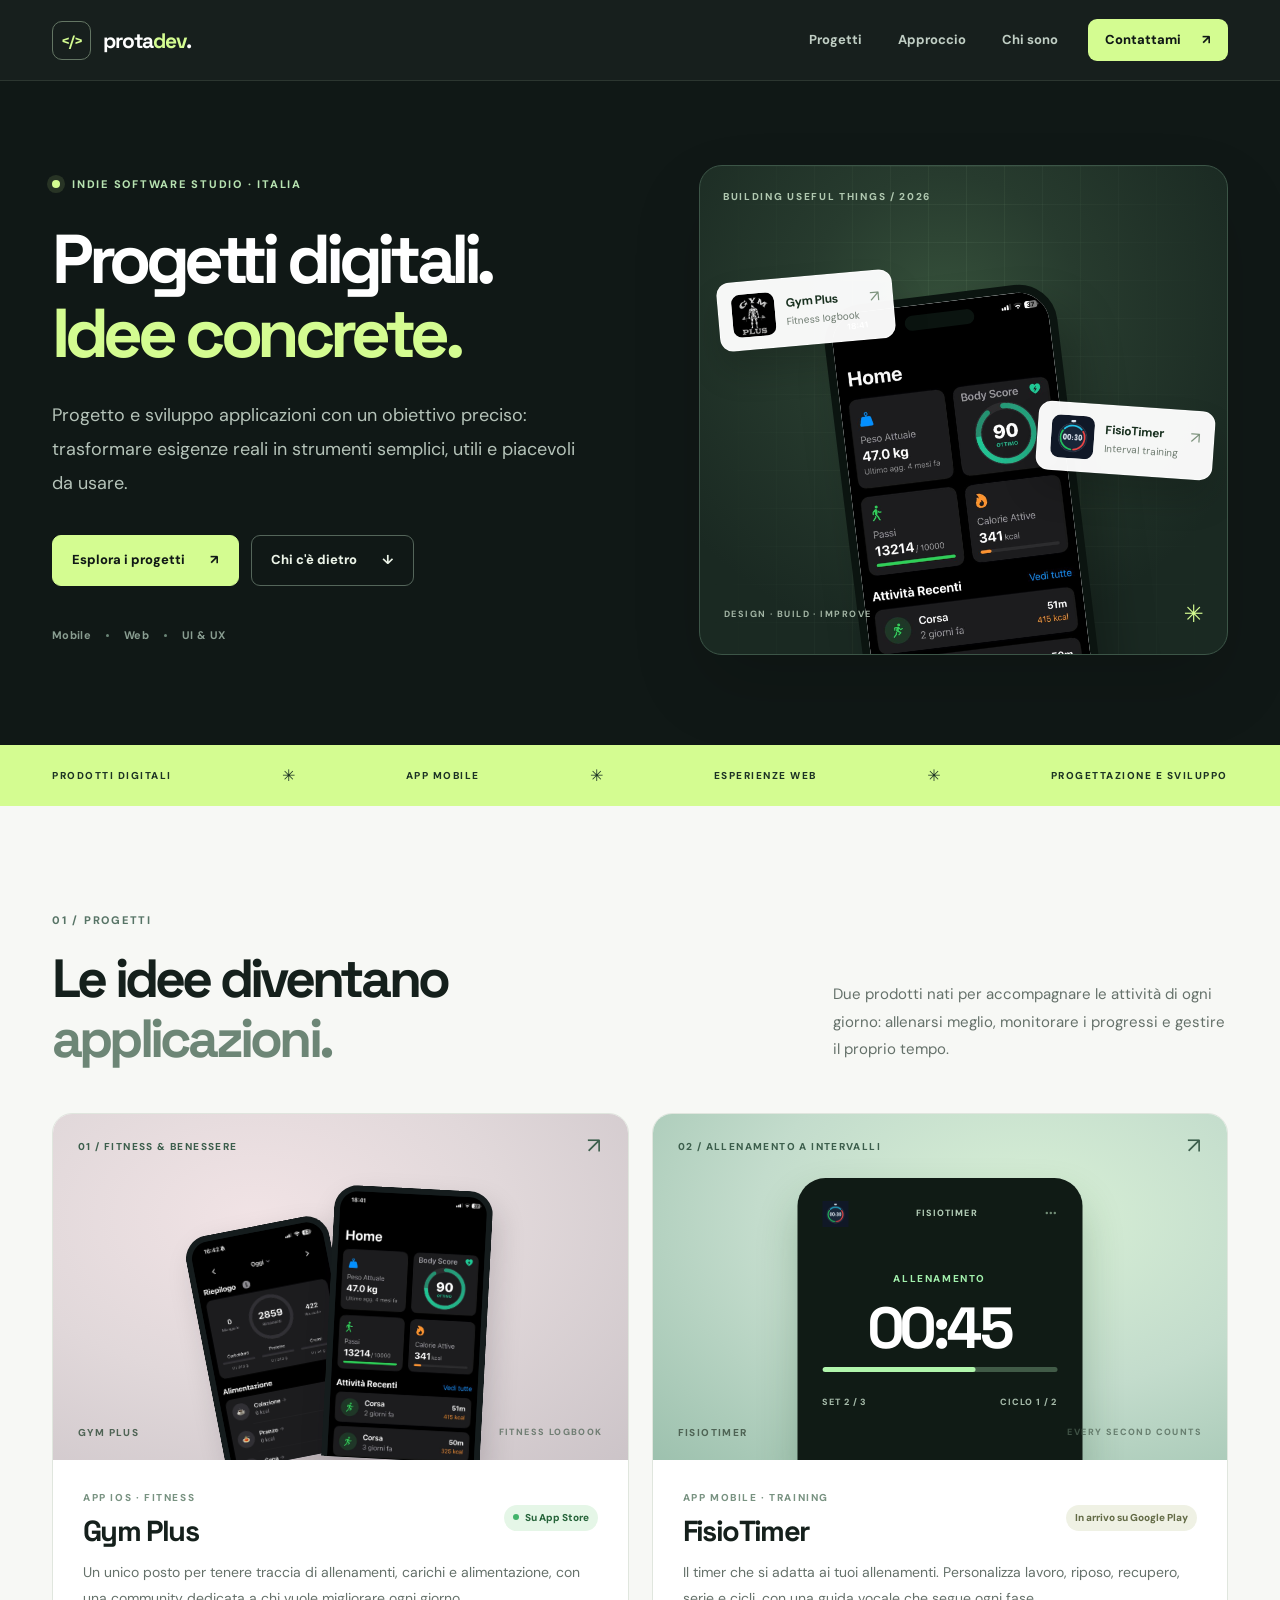
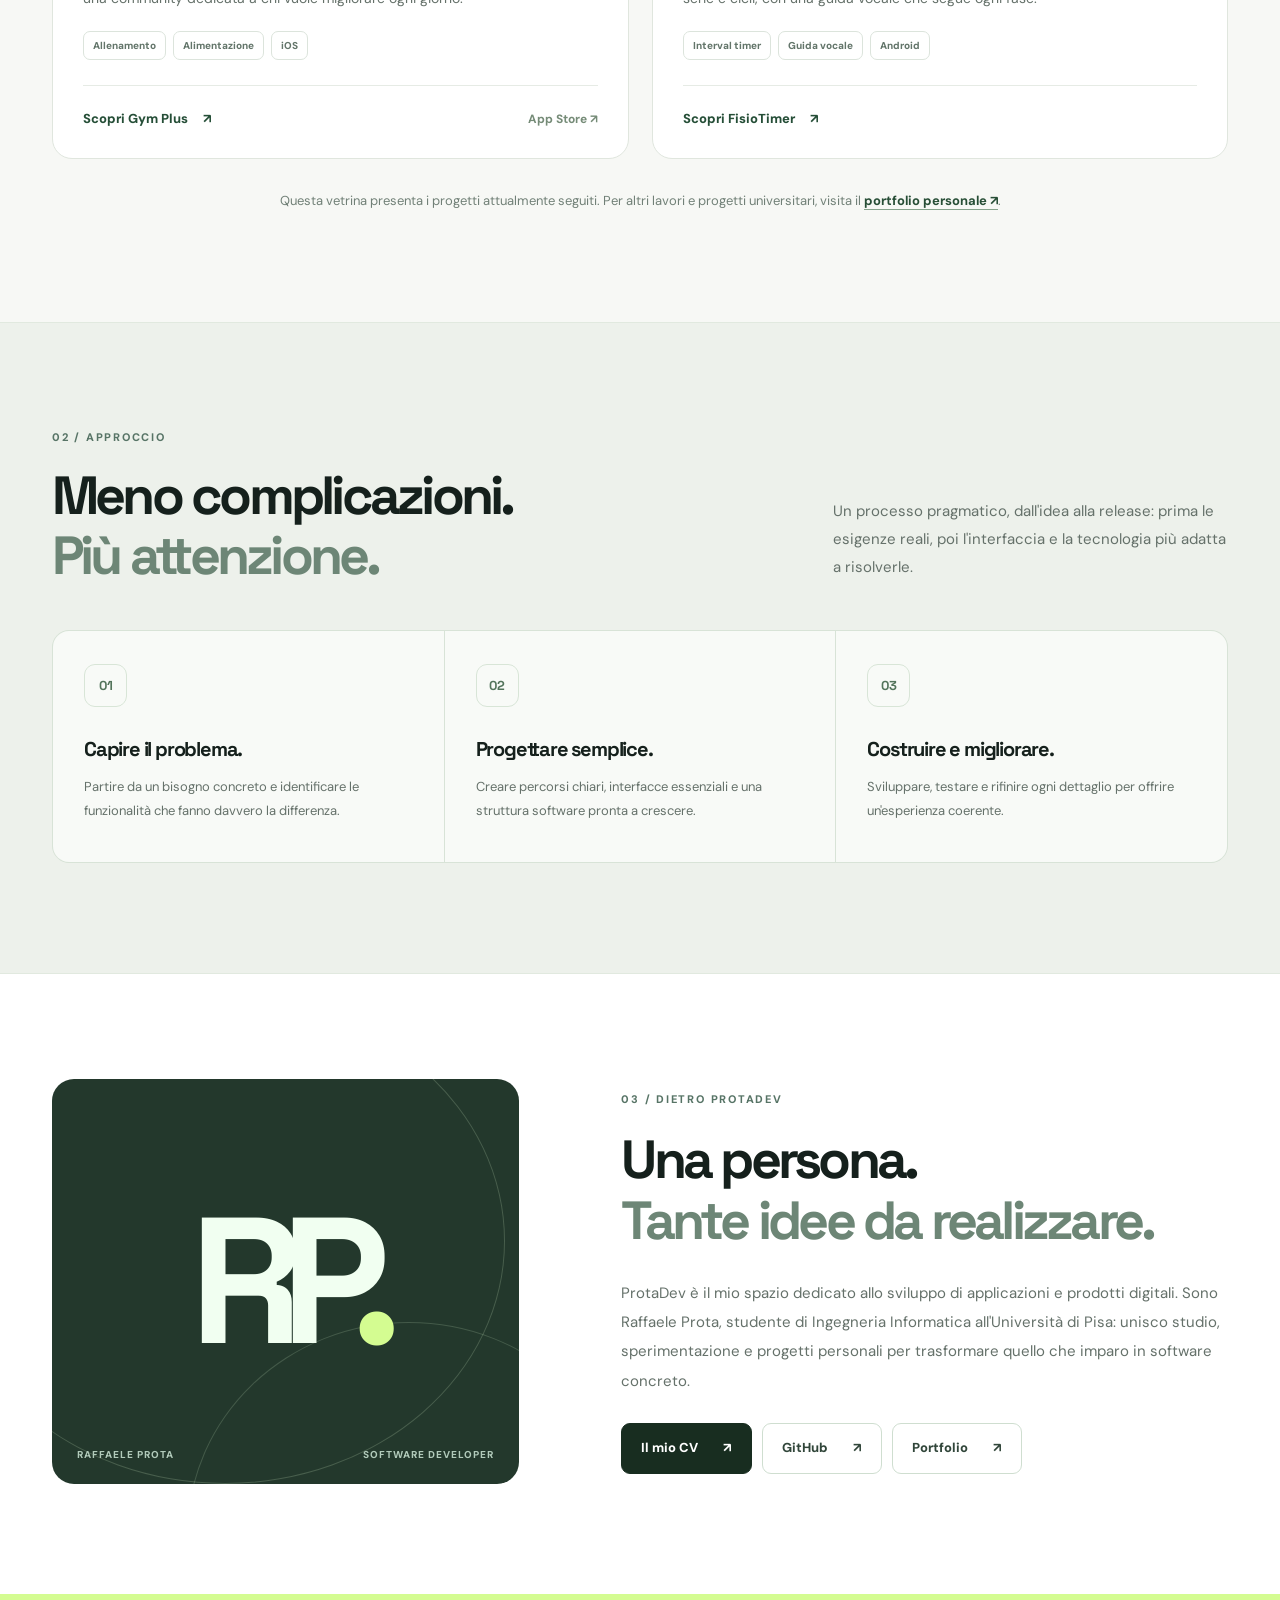
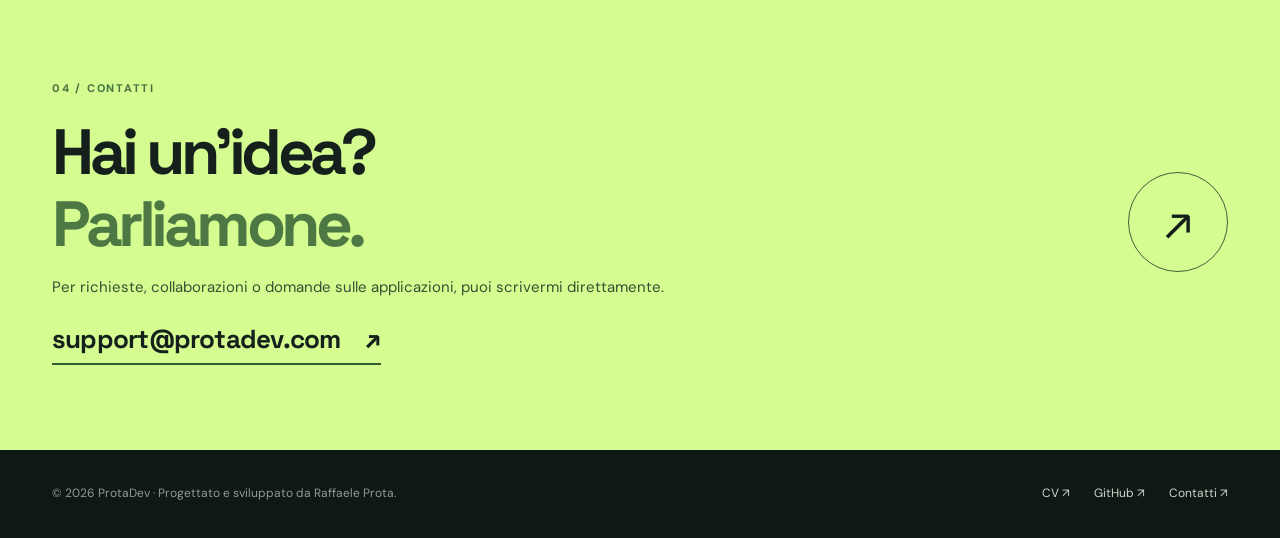
<file: index.html>
<!doctype html>
<html lang="it">
<head>
  <meta charset="utf-8">
  <meta name="viewport" content="width=device-width, initial-scale=1">
  <meta name="theme-color" content="#101816">
  <meta name="description" content="ProtaDev: app e progetti digitali sviluppati da Raffaele Prota. Scopri Gym Plus e FisioTimer, due strumenti pensati per l'allenamento e il benessere.">
  <meta name="author" content="Raffaele Prota">
  <meta property="og:type" content="website">
  <meta property="og:locale" content="it_IT">
  <meta property="og:site_name" content="ProtaDev">
  <meta property="og:title" content="ProtaDev — Prodotti digitali, idee concrete">
  <meta property="og:description" content="App e software sviluppati con attenzione ai dettagli. Scopri Gym Plus e FisioTimer.">
  <meta property="og:url" content="https://protadev.com/">
  <link rel="canonical" href="https://protadev.com/">
  <link rel="icon" href="./favicon.ico" sizes="any">
  <link rel="preconnect" href="https://fonts.googleapis.com">
  <link rel="preconnect" href="https://fonts.gstatic.com" crossorigin>
  <link href="https://fonts.googleapis.com/css2?family=DM+Sans:wght@400;500;600;700&family=Space+Grotesk:wght@400;500;600;700&display=swap" rel="stylesheet">
  <link rel="stylesheet" href="./styles.css">
  <title>ProtaDev — Sviluppo app e prodotti digitali</title>
  <script defer src="https://cdn.vercel-insights.com/v1/script.js"></script>
</head>
<body>
  <a class="skip-link" href="#contenuto">Vai al contenuto</a>

  <header class="site-header">
    <div class="container nav-inner">
      <a class="brand" href="#inizio" aria-label="ProtaDev, torna all'inizio">
        <span class="brand-icon" aria-hidden="true">&lt;/&gt;</span>
        <span>prota<span class="brand-emphasis">dev</span><span class="brand-point">.</span></span>
      </a>
      <nav class="primary-nav" aria-label="Navigazione principale">
        <a href="#progetti">Progetti</a>
        <a href="#approccio">Approccio</a>
        <a href="#chi-sono">Chi sono</a>
      </nav>
      <a class="nav-cta" href="mailto:support@protadev.com">Contattami <span aria-hidden="true">↗</span></a>
    </div>
  </header>

  <main id="contenuto">
    <section id="inizio" class="hero" aria-labelledby="titolo-hero">
      <div class="container hero-grid">
        <div class="hero-copy">
          <p class="eyebrow"><span class="status-light" aria-hidden="true"></span> INDIE SOFTWARE STUDIO · ITALIA</p>
          <h1 id="titolo-hero">Progetti digitali.<br><span>Idee concrete.</span></h1>
          <p class="hero-subtitle">Progetto e sviluppo applicazioni con un obiettivo preciso: trasformare esigenze reali in strumenti semplici, utili e piacevoli da usare.</p>
          <div class="hero-actions">
            <a class="button button-lime" href="#progetti">Esplora i progetti <span aria-hidden="true">↗</span></a>
            <a class="button button-outline" href="#chi-sono">Chi c'è dietro <span aria-hidden="true">↓</span></a>
          </div>
          <div class="hero-meta" aria-label="Ambiti di sviluppo">
            <span>Mobile</span>
            <i aria-hidden="true"></i>
            <span>Web</span>
            <i aria-hidden="true"></i>
            <span>UI &amp; UX</span>
          </div>
        </div>
        <div class="hero-showcase" aria-label="Anteprima delle applicazioni Gym Plus e FisioTimer">
          <div class="showcase-grid" aria-hidden="true"></div>
          <span class="showcase-label">BUILDING USEFUL THINGS / 2026</span>
          <div class="showcase-phone">
            <span class="showcase-speaker" aria-hidden="true"></span>
            <img src="./gym_plus/images/body_score.jpeg" alt="Schermata di Gym Plus" width="270" height="520" fetchpriority="high">
          </div>
          <div class="floating-tile floating-gym">
            <img src="./gym_plus/images/icon_image.png" alt="" width="48" height="48">
            <span><strong>Gym Plus</strong><small>Fitness logbook</small></span>
            <span class="floating-tile-arrow" aria-hidden="true">↗</span>
          </div>
          <div class="floating-tile floating-fisio">
            <img src="./fisiotimer/logo.png" alt="" width="48" height="48">
            <span><strong>FisioTimer</strong><small>Interval training</small></span>
            <span class="floating-tile-arrow" aria-hidden="true">↗</span>
          </div>
          <div class="showcase-footer"><span>DESIGN · BUILD · IMPROVE</span><span aria-hidden="true">✳</span></div>
        </div>
      </div>
    </section>

    <div class="marquee-bar" aria-label="Tipologie di sviluppo">
      <div class="container marquee-inner">
        <span>PRODOTTI DIGITALI</span><span aria-hidden="true">✳</span>
        <span>APP MOBILE</span><span aria-hidden="true">✳</span>
        <span>ESPERIENZE WEB</span><span aria-hidden="true">✳</span>
        <span>PROGETTAZIONE E SVILUPPO</span>
      </div>
    </div>

    <section class="section projects-section" id="progetti" aria-labelledby="titolo-progetti">
      <div class="container">
        <div class="section-intro">
          <div>
            <p class="section-index">01 / PROGETTI</p>
            <h2 id="titolo-progetti">Le idee diventano<br><span>applicazioni.</span></h2>
          </div>
          <p>Due prodotti nati per accompagnare le attività di ogni giorno: allenarsi meglio, monitorare i progressi e gestire il proprio tempo.</p>
        </div>

        <div class="product-grid">
          <article class="product-card">
            <div class="product-visual visual-gym">
              <div class="visual-top"><span>01 / FITNESS &amp; BENESSERE</span><span class="visual-symbol" aria-hidden="true">↗</span></div>
              <div class="gym-screens" aria-hidden="true">
                <div class="gym-screen gym-screen-back"><img src="./gym_plus/images/diario.jpeg" alt="" loading="lazy"></div>
                <div class="gym-screen gym-screen-front"><img src="./gym_plus/images/body_score.jpeg" alt="" loading="lazy"></div>
              </div>
              <div class="visual-bottom">GYM PLUS <span>FITNESS LOGBOOK</span></div>
            </div>
            <div class="product-content">
              <div class="product-heading">
                <div>
                  <span class="product-category">APP IOS · FITNESS</span>
                  <h3>Gym Plus</h3>
                </div>
                <span class="availability available"><span aria-hidden="true"></span> Su App Store</span>
              </div>
              <p>Un unico posto per tenere traccia di allenamenti, carichi e alimentazione, con una community dedicata a chi vuole migliorare ogni giorno.</p>
              <div class="product-tags"><span>Allenamento</span><span>Alimentazione</span><span>iOS</span></div>
              <div class="product-actions">
                <a class="product-main-link" href="./gym_plus/app_landing.html">Scopri Gym Plus <span aria-hidden="true">↗</span></a>
                <a class="product-secondary-link" href="https://apps.apple.com/it/app/gym-plus-fitness-logbook/id6766520098" target="_blank" rel="noopener noreferrer">App Store <span aria-hidden="true">↗</span></a>
              </div>
            </div>
          </article>

          <article class="product-card">
            <div class="product-visual visual-fisio">
              <div class="visual-top"><span>02 / ALLENAMENTO A INTERVALLI</span><span class="visual-symbol" aria-hidden="true">↗</span></div>
              <div class="interval-display" aria-label="Anteprima grafica illustrativa del timer FisioTimer">
                <div class="interval-head"><img src="./fisiotimer/logo.png" alt="" width="28" height="28"><span>FISIOTIMER</span><span class="interval-dots" aria-hidden="true">•••</span></div>
                <div class="interval-status">ALLENAMENTO</div>
                <div class="interval-clock">00:45</div>
                <div class="interval-track"><span></span></div>
                <div class="interval-count"><span>SET 2 / 3</span><span>CICLO 1 / 2</span></div>
              </div>
              <div class="visual-bottom">FISIOTIMER <span>EVERY SECOND COUNTS</span></div>
            </div>
            <div class="product-content">
              <div class="product-heading">
                <div>
                  <span class="product-category">APP MOBILE · TRAINING</span>
                  <h3>FisioTimer</h3>
                </div>
                <span class="availability upcoming">In arrivo su Google Play</span>
              </div>
              <p>Il timer che si adatta ai tuoi allenamenti. Personalizza lavoro, riposo, recupero, serie e cicli, con una guida vocale che segue ogni fase.</p>
              <div class="product-tags"><span>Interval timer</span><span>Guida vocale</span><span>Android</span></div>
              <div class="product-actions">
                <a class="product-main-link" href="https://fisiotimer.protadev.com/">Scopri FisioTimer <span aria-hidden="true">↗</span></a>
              </div>
            </div>
          </article>
        </div>
        <p class="portfolio-note">Questa vetrina presenta i progetti attualmente seguiti. Per altri lavori e progetti universitari, visita il <a href="https://raffa-p.github.io/" target="_blank" rel="noopener noreferrer">portfolio personale ↗</a>.</p>
      </div>
    </section>

    <section class="section approach-section" id="approccio" aria-labelledby="titolo-approccio">
      <div class="container">
        <div class="section-intro">
          <div>
            <p class="section-index">02 / APPROCCIO</p>
            <h2 id="titolo-approccio">Meno complicazioni.<br><span>Più attenzione.</span></h2>
          </div>
          <p>Un processo pragmatico, dall'idea alla release: prima le esigenze reali, poi l'interfaccia e la tecnologia più adatta a risolverle.</p>
        </div>
        <div class="process-grid">
          <div class="process-item"><span class="process-number">01</span><h3>Capire il problema.</h3><p>Partire da un bisogno concreto e identificare le funzionalità che fanno davvero la differenza.</p></div>
          <div class="process-item"><span class="process-number">02</span><h3>Progettare semplice.</h3><p>Creare percorsi chiari, interfacce essenziali e una struttura software pronta a crescere.</p></div>
          <div class="process-item"><span class="process-number">03</span><h3>Costruire e migliorare.</h3><p>Sviluppare, testare e rifinire ogni dettaglio per offrire un'esperienza coerente.</p></div>
        </div>
      </div>
    </section>

    <section class="section about-section" id="chi-sono" aria-labelledby="titolo-about">
      <div class="container about-grid">
        <div class="about-panel">
          <div class="about-monogram" aria-hidden="true">RP<span>.</span></div>
          <div class="about-panel-bottom"><span>RAFFAELE PROTA</span><span>SOFTWARE DEVELOPER</span></div>
        </div>
        <div class="about-copy">
          <p class="section-index">03 / DIETRO PROTADEV</p>
          <h2 id="titolo-about">Una persona.<br><span>Tante idee da realizzare.</span></h2>
          <p>ProtaDev è il mio spazio dedicato allo sviluppo di applicazioni e prodotti digitali. Sono Raffaele Prota, studente di Ingegneria Informatica all'Università di Pisa: unisco studio, sperimentazione e progetti personali per trasformare quello che imparo in software concreto.</p>
          <div class="about-links">
            <a class="button button-light" href="https://raffa-p.github.io/cv/" target="_blank" rel="noopener noreferrer">Il mio CV <span aria-hidden="true">↗</span></a>
            <a class="button button-line" href="https://github.com/raffa-p" target="_blank" rel="noopener noreferrer">GitHub <span aria-hidden="true">↗</span></a>
            <a class="button button-line" href="https://raffa-p.github.io/" target="_blank" rel="noopener noreferrer">Portfolio <span aria-hidden="true">↗</span></a>
          </div>
        </div>
      </div>
    </section>

    <section class="contact-section" id="contatti" aria-labelledby="titolo-contatti">
      <div class="container contact-grid">
        <div>
          <p class="section-index">04 / CONTATTI</p>
          <h2 id="titolo-contatti">Hai un'idea?<br><span>Parliamone.</span></h2>
          <p>Per richieste, collaborazioni o domande sulle applicazioni, puoi scrivermi direttamente.</p>
          <a class="contact-email" href="mailto:support@protadev.com">support@protadev.com <span aria-hidden="true">↗</span></a>
        </div>
        <a class="contact-icon-link" href="mailto:support@protadev.com" aria-label="Invia una email a support@protadev.com"><span aria-hidden="true">↗</span></a>
      </div>
    </section>
  </main>

  <footer class="site-footer">
    <div class="container footer-inner">
      <span>© 2026 ProtaDev · Progettato e sviluppato da Raffaele Prota.</span>
      <div>
        <a href="https://raffa-p.github.io/cv/" target="_blank" rel="noopener noreferrer">CV ↗</a>
        <a href="https://github.com/raffa-p" target="_blank" rel="noopener noreferrer">GitHub ↗</a>
        <a href="mailto:support@protadev.com">Contatti ↗</a>
      </div>
    </div>
  </footer>
</body>
</html>
</file>
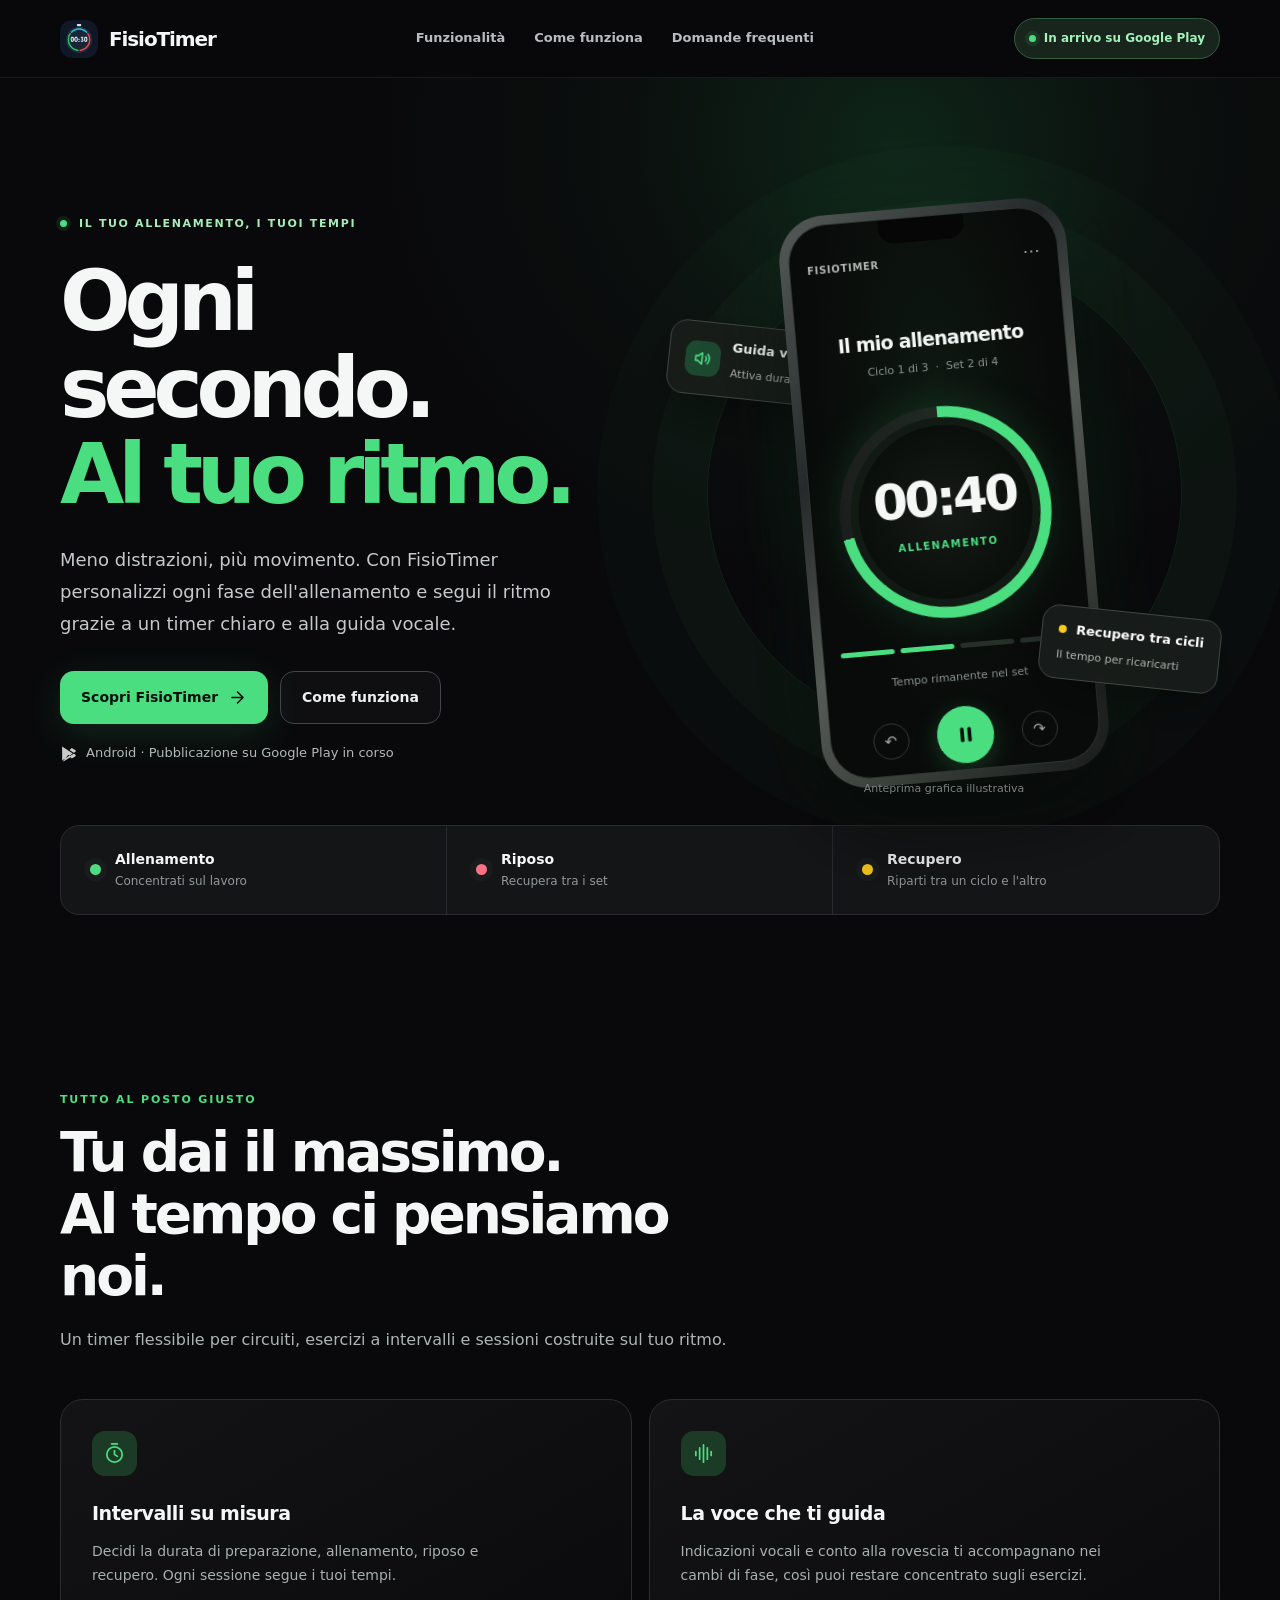
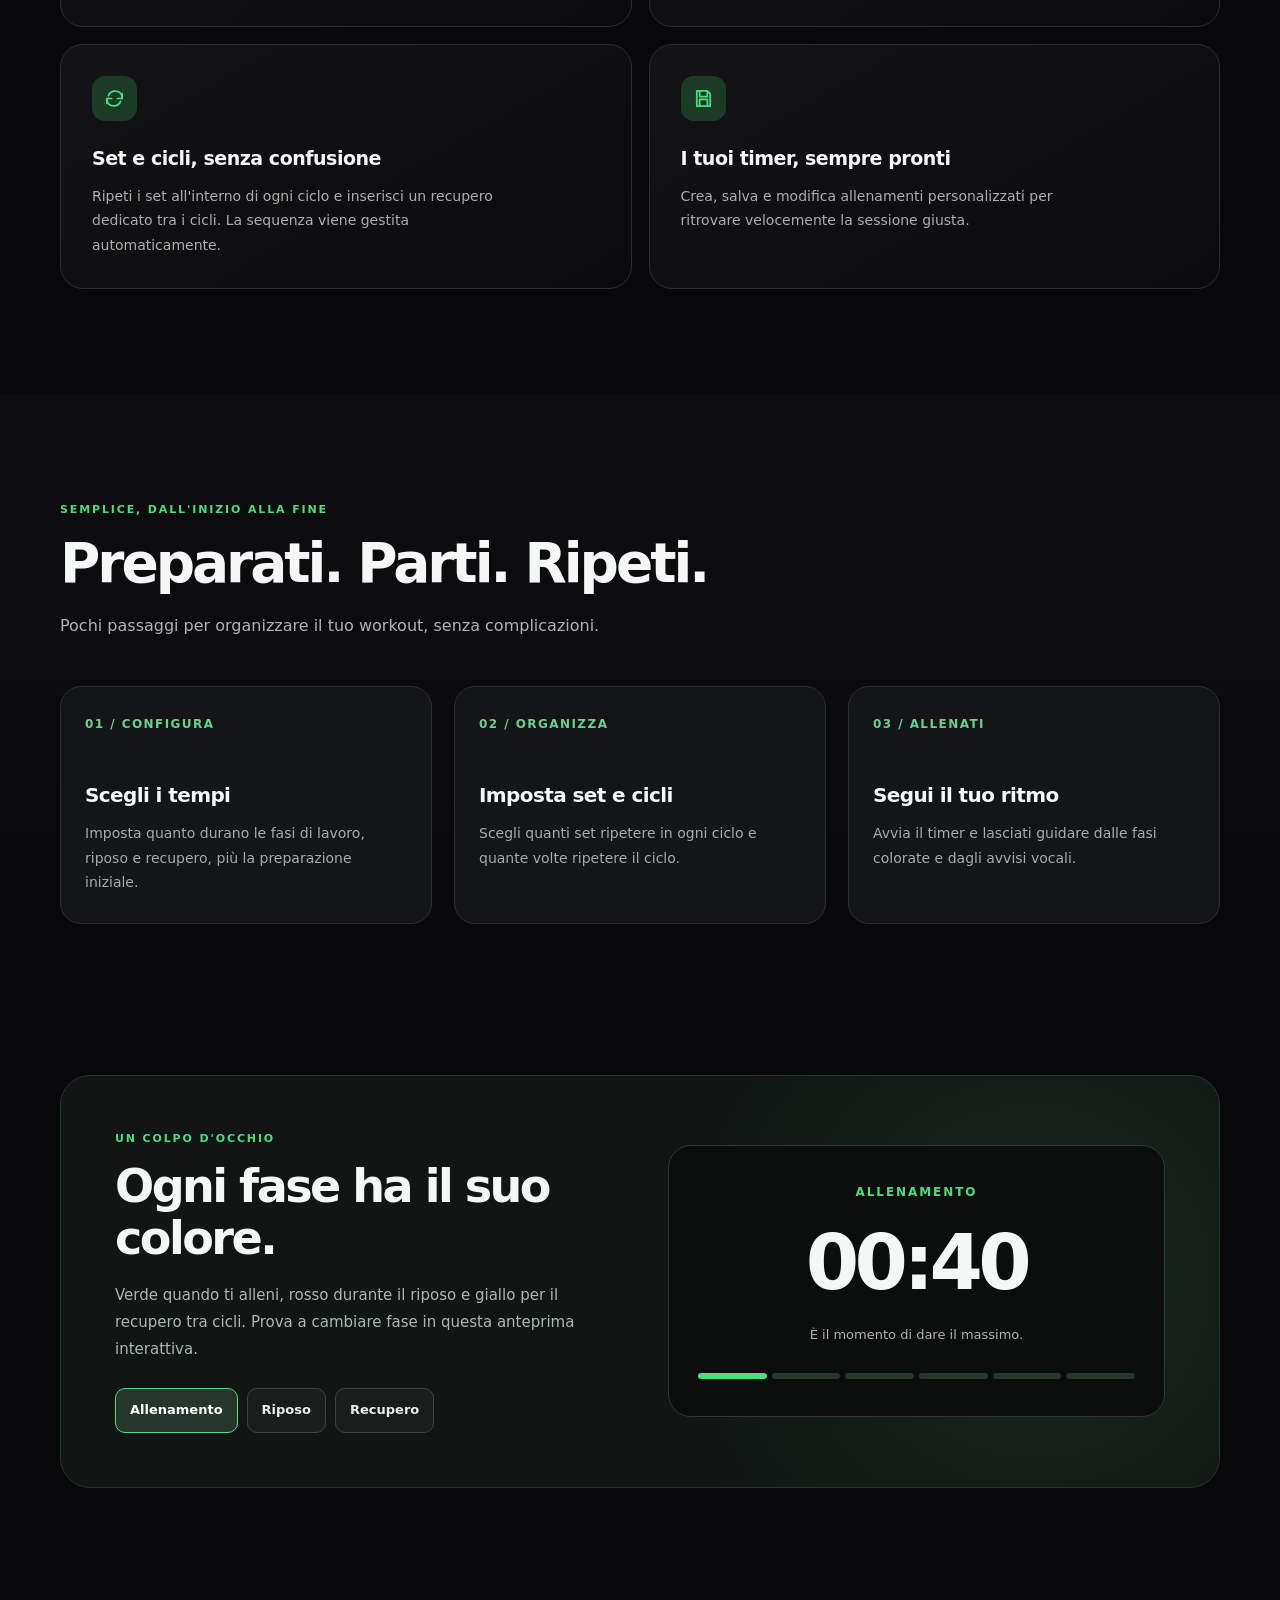
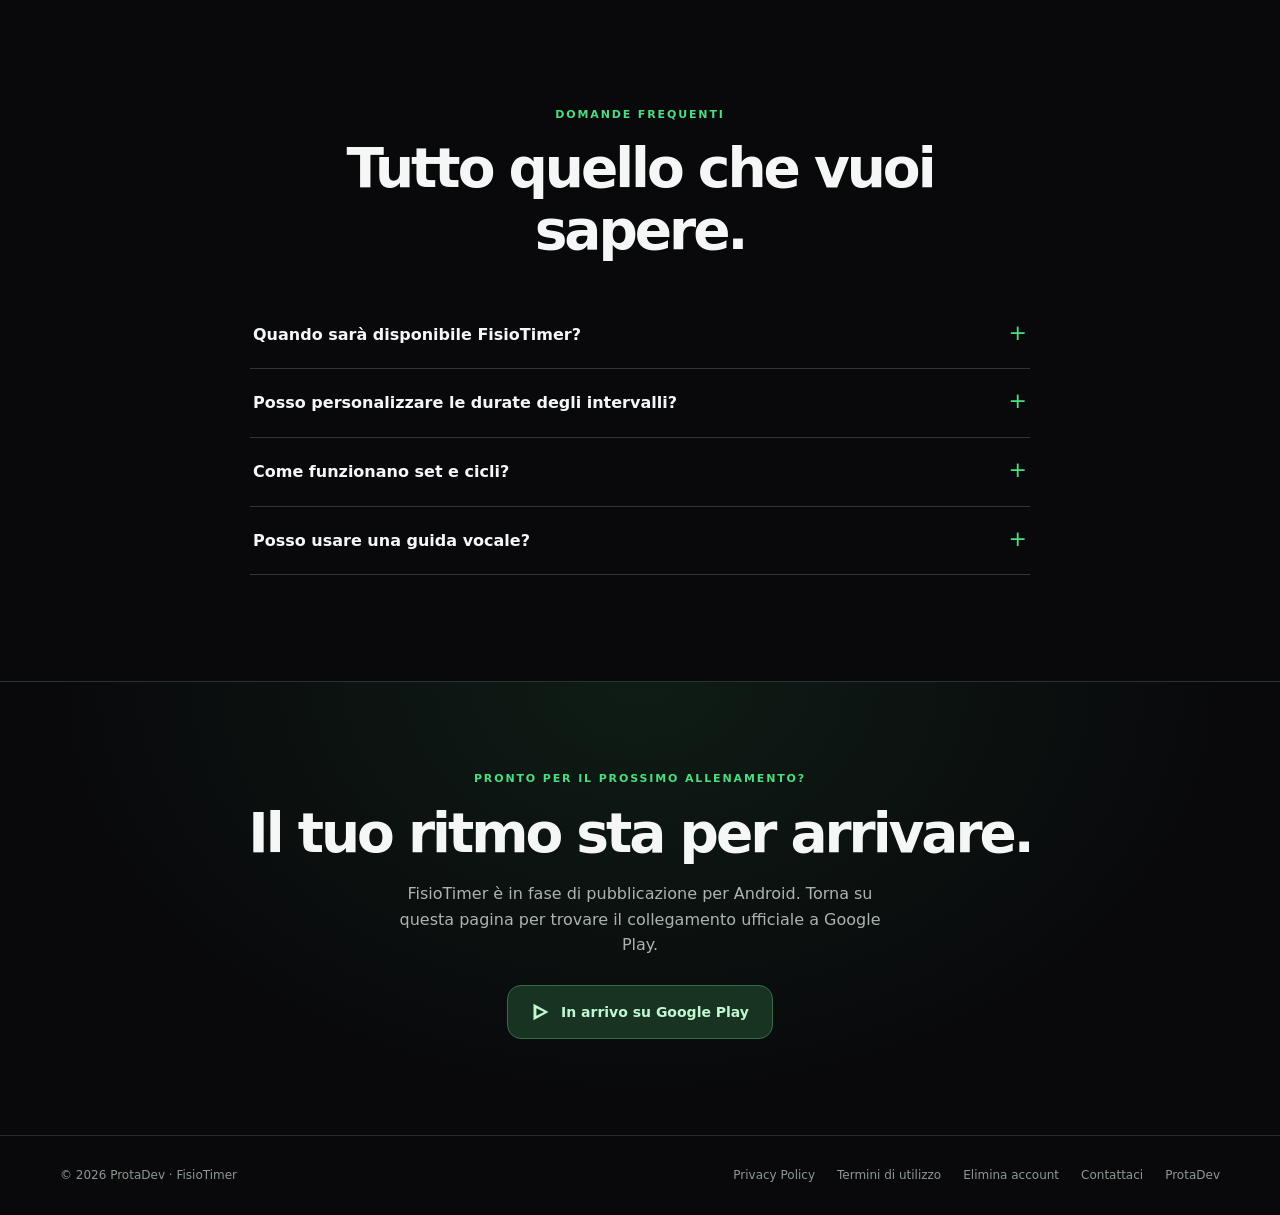
<file: fisiotimer/index.html>
<!doctype html>
<html lang="it">
<head>
  <meta charset="utf-8">
  <meta name="viewport" content="width=device-width, initial-scale=1">
  <meta name="theme-color" content="#09090b">
  <meta name="color-scheme" content="dark">
  <meta name="description" content="FisioTimer è il timer a intervalli per i tuoi allenamenti. Personalizza lavoro, riposo, recupero, serie e cicli, con guida vocale. In arrivo su Google Play.">
  <meta name="robots" content="index, follow">
  <link rel="canonical" href="https://fisiotimer.protadev.com/">
  <link rel="icon" href="./logo.png" type="image/png" sizes="256x256">
  <link rel="apple-touch-icon" href="./logo.png">
  <meta property="og:image" content="https://fisiotimer.protadev.com/logo.png">
  <meta name="twitter:image" content="https://fisiotimer.protadev.com/logo.png">
  <meta property="og:type" content="website">
  <meta property="og:locale" content="it_IT">
  <meta property="og:site_name" content="FisioTimer">
  <meta property="og:title" content="FisioTimer — Ogni secondo. Al tuo ritmo.">
  <meta property="og:description" content="Il timer a intervalli che segue i tuoi allenamenti. Personalizza le fasi e lasciati guidare dalla voce. In arrivo su Google Play.">
  <meta property="og:url" content="https://fisiotimer.protadev.com/">
  <title>FisioTimer — Timer a intervalli per allenamenti | In arrivo su Google Play</title>
  <style>
    :root{--bg:#09090b;--panel:#111215;--panel2:#17191b;--border:#282a2e;--ink:#f5f7f6;--muted:#a4a8aa;--green:#4ade80;--red:#fb7185;--yellow:#facc15;--phase-color:#4ade80;--width:1160px}
    *{box-sizing:border-box}
    html{scroll-behavior:smooth;scroll-padding-top:90px}
    body{margin:0;background:var(--bg);color:var(--ink);font-family:Inter,ui-sans-serif,system-ui,-apple-system,BlinkMacSystemFont,"Segoe UI",sans-serif;line-height:1.6;-webkit-font-smoothing:antialiased;overflow-x:hidden}
    a{color:inherit;text-decoration:none}button{font:inherit}a:focus-visible,button:focus-visible{outline:3px solid var(--green);outline-offset:4px}
    .wrap{width:min(calc(100% - 44px),var(--width));margin-inline:auto}
    .muted{color:var(--muted)}
    .nav{height:78px;border-bottom:1px solid rgba(255,255,255,.07);background:rgba(9,9,11,.83);backdrop-filter:blur(18px);position:sticky;top:0;z-index:20}
    .nav-in{height:100%;display:flex;align-items:center;justify-content:space-between;gap:20px}
    .brand{display:inline-flex;align-items:center;gap:11px;font-weight:850;font-size:20px;letter-spacing:-.055em;white-space:nowrap}
    .brand img{width:38px;height:38px;border-radius:12px}
    .nav-links{display:flex;align-items:center;gap:29px}
    .nav-links a{color:#b9bcbf;font-size:13px;font-weight:650;transition:color .2s}
    .nav-links a:hover{color:white}
    .nav-tag{display:inline-flex;align-items:center;gap:8px;background:#17251d;border:1px solid #345d3f;color:#a3f1ba;border-radius:100px;padding:10px 14px;font-size:12px;font-weight:750;white-space:nowrap}
    .nav-tag:before,.eyebrow:before{content:"";width:7px;height:7px;flex:none;border-radius:50%;background:var(--green);box-shadow:0 0 0 4px rgba(74,222,128,.1)}
    .hero{position:relative;isolation:isolate;padding:105px 0 55px;overflow:hidden}
    .hero:before{content:"";position:absolute;z-index:-1;top:-420px;left:27%;width:1100px;height:960px;background:radial-gradient(ellipse,rgba(33,140,72,.21),rgba(31,91,49,.07) 36%,transparent 68%);pointer-events:none}
    .hero-grid{display:grid;grid-template-columns:minmax(0,1fr) minmax(0,1fr);align-items:center;gap:56px}
    .eyebrow{display:inline-flex;align-items:center;gap:12px;color:#a5eeb8;font-size:11px;letter-spacing:.15em;text-transform:uppercase;font-weight:850}
    h1,h2,h3,p{margin-top:0}
    h1{font-size:clamp(52px,6.5vw,89px);line-height:1.04;letter-spacing:-.075em;margin:24px 0 25px;font-weight:850;max-width:640px}
    h1 span{display:block;color:var(--green)}
    .lede{max-width:510px;color:#c6c9cb;font-size:18px;line-height:1.8;margin-bottom:30px}
    .hero-actions{display:flex;gap:12px;flex-wrap:wrap;align-items:center}
    .btn{display:inline-flex;align-items:center;justify-content:center;gap:10px;min-height:53px;padding:12px 21px;border-radius:14px;font-size:14px;font-weight:800;transition:transform .2s,background .2s,border-color .2s}
    .btn:hover{transform:translateY(-2px)}
    .btn-main{background:var(--green);color:#07110a;box-shadow:0 10px 38px rgba(74,222,128,.14)}
    .btn-main:hover{background:#83f0a8}
    .btn-ghost{border:1px solid #42464a;color:#edf1ee;background:#ffffff06}
    .btn-ghost:hover{background:#ffffff12;border-color:#747a77}
    .btn svg{width:19px;height:19px;flex:none}
    .availability{display:flex;align-items:center;gap:9px;color:#b3b8b7;font-size:13px;margin-top:19px}
    .availability svg{width:17px;height:17px;fill:#c8ccc9}
    .hero-art{position:relative;display:flex;justify-content:center;align-items:center;min-height:620px}
    .orb{position:absolute;z-index:-1;width:475px;max-width:100%;aspect-ratio:1;border:1px solid rgba(74,222,128,.11);border-radius:50%;box-shadow:0 0 0 55px rgba(74,222,128,.025),0 0 0 110px rgba(74,222,128,.015);background:radial-gradient(circle,rgba(74,222,128,.10),transparent 63%)}
    .device{width:288px;min-height:574px;padding:9px;background:linear-gradient(135deg,#555b59,#25292a 32%,#555a56 55%,#171b19);border-radius:46px;box-shadow:0 44px 90px rgba(0,0,0,.53),0 0 90px rgba(74,222,128,.08);transform:rotate(-5deg)}
    .screen{border:1px solid #2e3430;border-radius:39px;height:556px;background:radial-gradient(ellipse at 50% 34%,rgba(37,89,52,.17),transparent 62%),#090b0a;padding:32px 17px 21px;position:relative;overflow:hidden;text-align:center}
    .camera{position:absolute;width:86px;height:24px;border-radius:0 0 16px 16px;background:#050605;top:0;left:calc(50% - 43px)}
    .screen-header{text-align:left;display:flex;align-items:center;justify-content:space-between;font-size:10px;font-weight:800;color:#b1b6b2;letter-spacing:.07em}
    .screen-header span:last-child{font-size:16px;font-weight:500}
    .workout-name{font-size:19px;font-weight:800;letter-spacing:-.04em;margin:49px 0 5px}
    .workout-detail{color:#8a958f;font-size:11px}
    .timer-ring{height:212px;width:212px;border-radius:50%;margin:30px auto 24px;padding:11px;background:conic-gradient(var(--phase-color) 0 72%,rgba(255,255,255,.075) 72% 100%);box-shadow:0 0 46px color-mix(in srgb,var(--phase-color),transparent 86%);transition:background .25s,box-shadow .25s}
    .ring-inner{background:radial-gradient(circle,#151a17 0,#0a0e0b 76%);border:8px solid #121a14;width:100%;height:100%;border-radius:50%;display:flex;flex-direction:column;align-items:center;justify-content:center}
    .time{font-weight:850;font-size:50px;line-height:1.1;letter-spacing:-.065em;font-variant-numeric:tabular-nums}
    .phase-name{font-size:10px;letter-spacing:.15em;color:var(--phase-color);font-weight:850;margin-top:11px;transition:color .25s}
    .screen-progress{display:flex;gap:6px;margin:26px 0 20px}
    .screen-progress span{height:5px;border-radius:10px;flex:1;background:#26302a}
    .screen-progress span:nth-child(-n+2){background:var(--phase-color)}
    .mock-controls{display:flex;align-items:center;justify-content:center;gap:28px;margin-top:21px}
    .mock-controls .small{width:36px;height:36px;border:1px solid #313a34;border-radius:50%;display:grid;place-items:center;color:#a8b0a9;font-size:15px}
    .mock-controls .play{width:57px;height:57px;border-radius:50%;display:grid;place-items:center;background:var(--phase-color);color:#051008;box-shadow:0 6px 24px color-mix(in srgb,var(--phase-color),transparent 78%);transition:background .25s}
    .float-card{position:absolute;background:rgba(24,28,26,.95);border:1px solid #3d4740;border-radius:17px;padding:13px 16px;box-shadow:0 22px 50px rgba(0,0,0,.32);backdrop-filter:blur(14px)}
    .float-card strong{display:block;color:white;font-size:13px;font-weight:800}.float-card small{color:#aeb8b0;font-size:11px}
    .card-voice{top:145px;left:0;display:flex;gap:11px;align-items:center;transform:rotate(6deg)}
    .card-voice .ic{width:35px;height:35px;border-radius:11px;background:#1d4930;color:var(--green);display:grid;place-items:center}
    .card-voice svg{width:19px;height:19px}
    .card-recovery{bottom:117px;right:0;transform:rotate(6deg)}
    .card-recovery .dot{width:8px;height:8px;background:var(--yellow);border-radius:50%;display:inline-block;margin-right:5px}
    .preview-label{position:absolute;bottom:5px;left:50%;transform:translateX(-50%);font-size:11px;color:#7b827f;white-space:nowrap}
    .strip{display:grid;grid-template-columns:repeat(3,1fr);border:1px solid var(--border);background:rgba(24,25,27,.76);border-radius:19px;overflow:hidden;margin:22px 0 15px}
    .strip-item{padding:22px 29px;display:flex;gap:14px;align-items:center}
    .strip-item:not(:last-child){border-right:1px solid var(--border)}
    .phase-dot{width:11px;height:11px;border-radius:50%;box-shadow:0 0 0 6px rgba(255,255,255,.025);flex:none}
    .strip strong{display:block;font-size:14px}.strip p{font-size:12px;color:#92999a;margin:2px 0 0}
    .section{padding:106px 0}.section.alt{background:linear-gradient(180deg,rgba(255,255,255,.02),transparent)}
    .section-head{max-width:690px;margin-bottom:45px}
    .kicker{color:var(--green);text-transform:uppercase;letter-spacing:.17em;font-size:11px;font-weight:850;margin-bottom:13px}
    h2{font-size:clamp(35px,4.4vw,55px);line-height:1.13;letter-spacing:-.055em;font-weight:850;margin-bottom:18px}
    .section-head p:last-child{color:#aeb5b2;font-size:16px;line-height:1.8;margin:0}
    .features{display:grid;grid-template-columns:repeat(2,minmax(0,1fr));gap:17px}
    .feature{background:linear-gradient(150deg,rgba(255,255,255,.045),rgba(255,255,255,.008));border:1px solid #2a2f2c;border-radius:23px;padding:31px;min-height:228px;transition:transform .2s,border-color .2s}
    .feature:hover{transform:translateY(-3px);border-color:#426247}
    .feature-icon{width:45px;height:45px;border-radius:13px;display:grid;place-items:center;background:#1c3b27;color:var(--green);margin-bottom:22px}
    .feature-icon svg{width:23px;height:23px;stroke:currentColor;stroke-width:1.8;fill:none;stroke-linecap:round;stroke-linejoin:round}
    .feature h3{font-size:19px;letter-spacing:-.025em;margin:0 0 10px}
    .feature p{color:#a8b1ac;line-height:1.75;font-size:14px;max-width:430px;margin:0}
    .steps{display:grid;grid-template-columns:repeat(3,1fr);gap:22px}
    .step{padding:28px 24px;background:#131517;border:1px solid #2b302d;border-radius:21px;position:relative}
    .step-number{color:#6dcf91;font-size:12px;letter-spacing:.12em;font-weight:850;margin-bottom:45px}
    .step h3{font-size:20px;letter-spacing:-.03em;margin:0 0 10px}
    .step p{color:#a5aeaa;font-size:14px;line-height:1.75;margin:0}
    .demo-section{padding:45px 0 112px}
    .demo-panel{display:grid;grid-template-columns:1fr 1fr;align-items:center;gap:56px;border:1px solid #29362c;border-radius:30px;padding:54px;background:radial-gradient(circle at 84% 50%,rgba(74,222,128,.09),transparent 38%),#111513}
    .demo-panel h2{font-size:clamp(32px,3.6vw,47px)}
    .demo-panel p{color:#aeb8b1;font-size:15px;line-height:1.8}
    .phase-picker{display:flex;flex-wrap:wrap;gap:9px;margin-top:25px}
    .phase-picker button{cursor:pointer;border:1px solid #3d4540;background:rgba(255,255,255,.035);color:#e9edeb;border-radius:10px;padding:11px 14px;font-size:13px;font-weight:750;transition:background .2s,border-color .2s}
    .phase-picker button[aria-pressed="true"]{border-color:var(--phase-color);background:#26362c;color:white}
    .mini-panel{min-height:272px;background:#0b0e0c;border:1px solid #2d3b32;border-radius:23px;padding:29px;display:flex;flex-direction:column;justify-content:center;align-items:center;text-align:center}
    .mini-panel-label{font-size:12px;font-weight:850;text-transform:uppercase;letter-spacing:.16em;color:var(--phase-color)}
    .mini-panel-time{font-weight:850;letter-spacing:-.06em;font-size:clamp(56px,6vw,85px);line-height:1.2;margin:15px 0}
    .mini-panel-caption{font-size:13px;color:#aeb5b0}
    .mini-track{display:flex;gap:5px;width:100%;margin-top:28px}.mini-track span{height:6px;border-radius:5px;flex:1;background:#28352c}.mini-track span:first-child{background:var(--phase-color)}
    .faq{max-width:780px;margin:auto}.faq .section-head{text-align:center;margin:0 auto 40px}
    details{border-bottom:1px solid #303633;padding:21px 3px}
    summary{cursor:pointer;font-size:16px;font-weight:750;display:flex;justify-content:space-between;gap:20px;list-style:none}
    summary::-webkit-details-marker{display:none}
    summary:after{content:"+";font-size:22px;color:var(--green);font-weight:500;line-height:1}
    details[open] summary:after{content:"−"}
    details p{font-size:14px;line-height:1.8;color:#aeb5b0;padding-right:40px;margin:15px 0 2px}
    .final-cta{text-align:center;padding:88px 24px 96px;border-top:1px solid #29342c;background:radial-gradient(ellipse at center top,rgba(74,222,128,.09),transparent 65%)}
    .final-cta h2{margin:14px 0 17px}.final-cta p{color:#abb5af;max-width:510px;margin:0 auto 27px}
    .wait-pill{display:inline-flex;align-items:center;gap:10px;padding:15px 23px;border-radius:14px;background:#183321;border:1px solid #396a48;color:#c0f7d0;font-size:14px;font-weight:800}
    .wait-pill svg{width:20px;height:20px;fill:currentColor}
    footer{border-top:1px solid #252b27;padding:30px 0;color:#8d9891}
    .footer-in{display:flex;justify-content:space-between;align-items:center;gap:22px;flex-wrap:wrap;font-size:12px}
    .footer-in a:hover{color:white}.footer-links{display:flex;gap:22px;flex-wrap:wrap}
    @media(max-width:1050px){.hero-grid{gap:15px}.card-voice{left:-8px}.card-recovery{right:-8px}.device{transform:rotate(-3deg)}}
    @media(max-width:820px){.nav-links{display:none}.hero{padding-top:76px}.hero-grid{grid-template-columns:1fr;gap:45px}.hero-copy{text-align:center}.hero-copy h1,.lede{margin-inline:auto}.hero-actions,.availability{justify-content:center}.hero-art{min-height:600px}.card-voice{left:calc(50% - 235px)}.card-recovery{right:calc(50% - 230px)}.strip-item{padding:20px}.steps{grid-template-columns:1fr}.demo-panel{grid-template-columns:1fr;padding:35px;gap:35px}.section{padding:82px 0}}
    @media(max-width:580px){.wrap{width:min(calc(100% - 34px),var(--width))}.nav{height:68px}.brand{font-size:18px}.brand img{width:34px;height:34px}.nav-tag{font-size:10px;padding:8px 11px}.hero{padding-top:63px}.hero h1{font-size:clamp(49px,12vw,66px)}.lede{font-size:16px}.hero-actions{flex-direction:column}.hero-actions .btn{width:100%}.hero-art{min-height:555px}.device{width:263px;min-height:533px;border-radius:42px}.screen{height:515px;padding:30px 14px 16px;border-radius:35px}.workout-name{margin-top:36px}.timer-ring{width:191px;height:191px;margin-top:23px;margin-bottom:19px}.time{font-size:45px}.mock-controls{margin-top:14px}.float-card{padding:10px 12px}.card-voice{left:0;top:100px}.card-recovery{right:0;bottom:84px}.preview-label{font-size:10px;bottom:-5px}.strip{grid-template-columns:1fr;margin-top:15px}.strip-item{padding:15px 21px}.strip-item:not(:last-child){border-right:0;border-bottom:1px solid var(--border)}.features{grid-template-columns:1fr}.feature{padding:26px;min-height:auto}.section-head{margin-bottom:30px}.demo-panel{padding:27px 21px}.phase-picker button{padding:10px 11px;font-size:12px}.section{padding:70px 0}.demo-section{padding-bottom:80px}.final-cta{padding:70px 20px}.footer-in{justify-content:center;text-align:center}}
    @media(prefers-reduced-motion:reduce){html{scroll-behavior:auto}.btn,.feature,.phase-picker button{transition:none}}
  </style>
  <script defer src="https://cdn.vercel-insights.com/v1/script.js"></script>
</head>
<body>
  <nav class="nav" aria-label="Navigazione principale">
    <div class="wrap nav-in">
      <a class="brand" href="#inizio" aria-label="FisioTimer, torna all'inizio"><img src="./logo.png" alt="" width="38" height="38">FisioTimer</a>
      <div class="nav-links"><a href="#funzionalita">Funzionalità</a><a href="#come-funziona">Come funziona</a><a href="#domande">Domande frequenti</a></div>
      <span class="nav-tag">In arrivo su Google Play</span>
    </div>
  </nav>

  <header class="hero" id="inizio">
    <div class="wrap hero-grid">
      <div class="hero-copy">
        <span class="eyebrow">Il tuo allenamento, i tuoi tempi</span>
        <h1>Ogni secondo.<span>Al tuo ritmo.</span></h1>
        <p class="lede">Meno distrazioni, più movimento. Con FisioTimer personalizzi ogni fase dell'allenamento e segui il ritmo grazie a un timer chiaro e alla guida vocale.</p>
        <div class="hero-actions">
          <a class="btn btn-main" href="#funzionalita">Scopri FisioTimer <svg viewBox="0 0 24 24" aria-hidden="true" fill="none" stroke="currentColor" stroke-width="2" stroke-linecap="round" stroke-linejoin="round"><path d="M5 12h14m-7-7 7 7-7 7"/></svg></a>
          <a class="btn btn-ghost" href="#come-funziona">Come funziona</a>
        </div>
        <p class="availability"><svg viewBox="0 0 24 24" aria-hidden="true"><path d="m3 2 15 10L3 22V2zm16.3 9.1 2.2-1.3c1-.6 1-2.1 0-2.7l-5-2.9-3 3 5.8 3.9zM13.5 16l3.1 3.1 4.9-2.9c1-.6 1-2.1 0-2.7l-2.2-1.3L13.5 16zM4.1 23c.4.1.8 0 1.3-.2l9.9-5.7-3.4-3.4L4.1 23z"/></svg> Android · Pubblicazione su Google Play in corso</p>
      </div>
      <div class="hero-art" aria-label="Anteprima illustrativa di un timer FisioTimer in fase di allenamento">
        <div class="orb" aria-hidden="true"></div>
        <div class="float-card card-voice" aria-hidden="true"><div class="ic"><svg viewBox="0 0 24 24" fill="none" stroke="currentColor" stroke-width="2" stroke-linecap="round" stroke-linejoin="round"><path d="M11 5 6 9H3v6h3l5 4V5Zm4.5 4a5 5 0 0 1 0 6M18 6a9 9 0 0 1 0 12"/></svg></div><div><strong>Guida vocale</strong><small>Attiva durante il timer</small></div></div>
        <div class="device" aria-hidden="true">
          <div class="screen">
            <div class="camera"></div>
            <div class="screen-header"><span>FISIOTIMER</span><span>···</span></div>
            <div class="workout-name">Il mio allenamento</div>
            <div class="workout-detail">Ciclo 1 di 3 &nbsp;·&nbsp; Set 2 di 4</div>
            <div class="timer-ring"><div class="ring-inner"><div class="time" id="phone-time">00:40</div><div class="phase-name" id="phone-phase">ALLENAMENTO</div></div></div>
            <div class="screen-progress"><span></span><span></span><span></span><span></span></div>
            <div class="workout-detail">Tempo rimanente nel set</div>
            <div class="mock-controls"><span class="small">↶</span><span class="play"><svg viewBox="0 0 24 24" width="25" height="25" fill="currentColor"><rect x="7" y="5" width="3.5" height="14" rx="1.5"/><rect x="14" y="5" width="3.5" height="14" rx="1.5"/></svg></span><span class="small">↷</span></div>
          </div>
        </div>
        <div class="float-card card-recovery" aria-hidden="true"><strong><span class="dot"></span> Recupero tra cicli</strong><small>Il tempo per ricaricarti</small></div>
        <span class="preview-label">Anteprima grafica illustrativa</span>
      </div>
    </div>
    <div class="wrap"><div class="strip" aria-label="Le tre fasi principali"><div class="strip-item"><span class="phase-dot" style="background:var(--green)"></span><div><strong>Allenamento</strong><p>Concentrati sul lavoro</p></div></div><div class="strip-item"><span class="phase-dot" style="background:var(--red)"></span><div><strong>Riposo</strong><p>Recupera tra i set</p></div></div><div class="strip-item"><span class="phase-dot" style="background:var(--yellow)"></span><div><strong>Recupero</strong><p>Riparti tra un ciclo e l'altro</p></div></div></div></div>
  </header>

  <main>
    <section class="section" id="funzionalita"><div class="wrap">
      <div class="section-head"><div class="kicker">Tutto al posto giusto</div><h2>Tu dai il massimo.<br>Al tempo ci pensiamo noi.</h2><p>Un timer flessibile per circuiti, esercizi a intervalli e sessioni costruite sul tuo ritmo.</p></div>
      <div class="features">
        <article class="feature"><div class="feature-icon"><svg viewBox="0 0 24 24"><circle cx="12" cy="13" r="8"/><path d="M12 9v4l3 2M9 2h6"/></svg></div><h3>Intervalli su misura</h3><p>Decidi la durata di preparazione, allenamento, riposo e recupero. Ogni sessione segue i tuoi tempi.</p></article>
        <article class="feature"><div class="feature-icon"><svg viewBox="0 0 24 24"><path d="M4 14v-4m4 8V6m4 15V3m4 15V6m4 8v-4"/></svg></div><h3>La voce che ti guida</h3><p>Indicazioni vocali e conto alla rovescia ti accompagnano nei cambi di fase, così puoi restare concentrato sugli esercizi.</p></article>
        <article class="feature"><div class="feature-icon"><svg viewBox="0 0 24 24"><path d="M20 7v5h-5M4 17v-5h5"/><path d="M5.6 9A8 8 0 0 1 19 7l1 5M4 12l1 5a8 8 0 0 0 13.4-2"/></svg></div><h3>Set e cicli, senza confusione</h3><p>Ripeti i set all'interno di ogni ciclo e inserisci un recupero dedicato tra i cicli. La sequenza viene gestita automaticamente.</p></article>
        <article class="feature"><div class="feature-icon"><svg viewBox="0 0 24 24"><path d="M5 4h11l3 3v13H5zM8 4v6h8V4M8 20v-7h8v7"/></svg></div><h3>I tuoi timer, sempre pronti</h3><p>Crea, salva e modifica allenamenti personalizzati per ritrovare velocemente la sessione giusta.</p></article>
      </div>
    </div></section>

    <section class="section alt" id="come-funziona"><div class="wrap">
      <div class="section-head"><div class="kicker">Semplice, dall'inizio alla fine</div><h2>Preparati. Parti. Ripeti.</h2><p>Pochi passaggi per organizzare il tuo workout, senza complicazioni.</p></div>
      <div class="steps"><article class="step"><div class="step-number">01 / CONFIGURA</div><h3>Scegli i tempi</h3><p>Imposta quanto durano le fasi di lavoro, riposo e recupero, più la preparazione iniziale.</p></article><article class="step"><div class="step-number">02 / ORGANIZZA</div><h3>Imposta set e cicli</h3><p>Scegli quanti set ripetere in ogni ciclo e quante volte ripetere il ciclo.</p></article><article class="step"><div class="step-number">03 / ALLENATI</div><h3>Segui il tuo ritmo</h3><p>Avvia il timer e lasciati guidare dalle fasi colorate e dagli avvisi vocali.</p></article></div>
    </div></section>

    <section class="demo-section"><div class="wrap"><div class="demo-panel" id="anteprima">
      <div><div class="kicker">Un colpo d'occhio</div><h2>Ogni fase ha il suo colore.</h2><p>Verde quando ti alleni, rosso durante il riposo e giallo per il recupero tra cicli. Prova a cambiare fase in questa anteprima interattiva.</p><div class="phase-picker" role="group" aria-label="Seleziona una fase da visualizzare"><button type="button" data-phase="work" aria-pressed="true">Allenamento</button><button type="button" data-phase="rest" aria-pressed="false">Riposo</button><button type="button" data-phase="recovery" aria-pressed="false">Recupero</button></div></div>
      <div class="mini-panel" aria-live="polite"><div class="mini-panel-label" id="mini-label">Allenamento</div><div class="mini-panel-time" id="mini-time">00:40</div><div class="mini-panel-caption" id="mini-caption">È il momento di dare il massimo.</div><div class="mini-track"><span></span><span></span><span></span><span></span><span></span><span></span></div></div>
    </div></div></section>

    <section class="section" id="domande"><div class="wrap faq"><div class="section-head"><div class="kicker">Domande frequenti</div><h2>Tutto quello che vuoi sapere.</h2></div>
      <details><summary>Quando sarà disponibile FisioTimer?</summary><p>FisioTimer è attualmente in fase di pubblicazione su Google Play. Il collegamento per scaricarla verrà aggiunto qui quando la pagina ufficiale dell'app sarà disponibile.</p></details>
      <details><summary>Posso personalizzare le durate degli intervalli?</summary><p>Sì. Puoi impostare la preparazione iniziale, la durata dell'allenamento, il riposo tra i set, il recupero tra i cicli e il numero di set e cicli.</p></details>
      <details><summary>Come funzionano set e cicli?</summary><p>Ogni ciclo contiene il numero di set che scegli. Il timer alterna allenamento e riposo tra i set; quando termina un ciclo, inserisce il recupero prima del ciclo successivo, se previsto.</p></details>
      <details><summary>Posso usare una guida vocale?</summary><p>Sì, gli annunci vocali ti aiutano a seguire il conto alla rovescia e i cambi di fase. Puoi gestire la voce dalle impostazioni dell'app.</p></details>
    </div></section>

    <section class="final-cta" id="download"><div class="wrap"><div class="kicker">Pronto per il prossimo allenamento?</div><h2>Il tuo ritmo sta per arrivare.</h2><p>FisioTimer è in fase di pubblicazione per Android. Torna su questa pagina per trovare il collegamento ufficiale a Google Play.</p><span class="wait-pill"><svg viewBox="0 0 24 24" aria-hidden="true"><path d="M3 2v20l18-10L3 2zm3.5 5.4L15.7 12 6.5 16.6V7.4z"/></svg> In arrivo su Google Play</span></div></section>
  </main>

  <footer><div class="wrap footer-in"><a href="https://protadev.com" aria-label="ProtaDev, sito dello sviluppatore">© 2026 ProtaDev · FisioTimer</a><div class="footer-links"><a href="https://protadev.com/fisiotimer/privacy-policy.html">Privacy Policy</a><a href="./terms.html">Termini di utilizzo</a><a href="./delete-account.html">Elimina account</a><a href="mailto:support.fisiotimer@protadev.com">Contattaci</a><a href="https://protadev.com">ProtaDev</a></div></div></footer>
  <script>
    (() => {
      const phases = {
        work: {color:'#4ade80',name:'Allenamento',time:'00:40',caption:'È il momento di dare il massimo.'},
        rest: {color:'#fb7185',name:'Riposo',time:'00:20',caption:'Respira. Recupera. Si riparte.'},
        recovery: {color:'#facc15',name:'Recupero',time:'01:00',caption:'Un momento di recupero tra i cicli.'}
      };
      const buttons = document.querySelectorAll('[data-phase]');
      buttons.forEach(button => button.addEventListener('click', () => {
        const phase = phases[button.dataset.phase];
        if (!phase) return;
        document.documentElement.style.setProperty('--phase-color', phase.color);
        document.getElementById('mini-label').textContent = phase.name;
        document.getElementById('mini-time').textContent = phase.time;
        document.getElementById('mini-caption').textContent = phase.caption;
        document.getElementById('phone-phase').textContent = phase.name.toUpperCase();
        document.getElementById('phone-time').textContent = phase.time;
        buttons.forEach(b => b.setAttribute('aria-pressed', String(b === button)));
      }));
    })();
  </script>
</body>
</html>
</file>
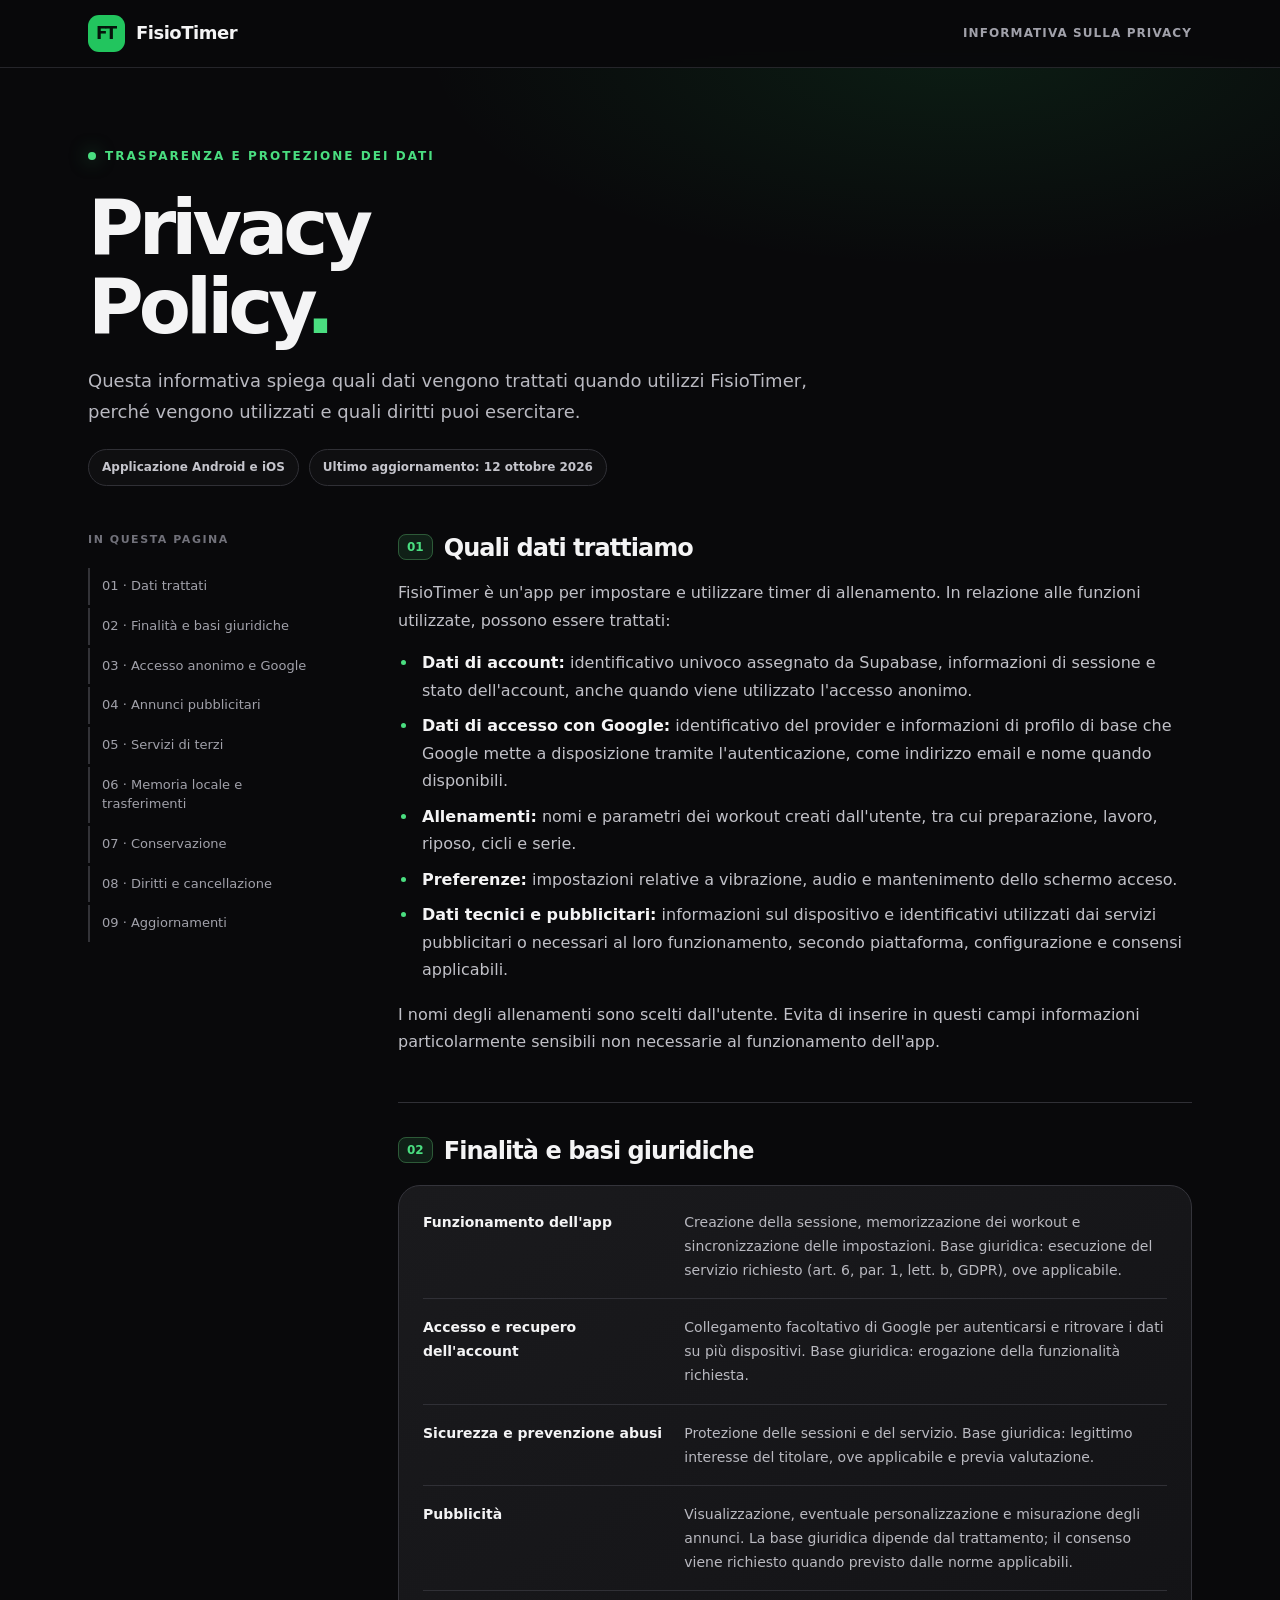
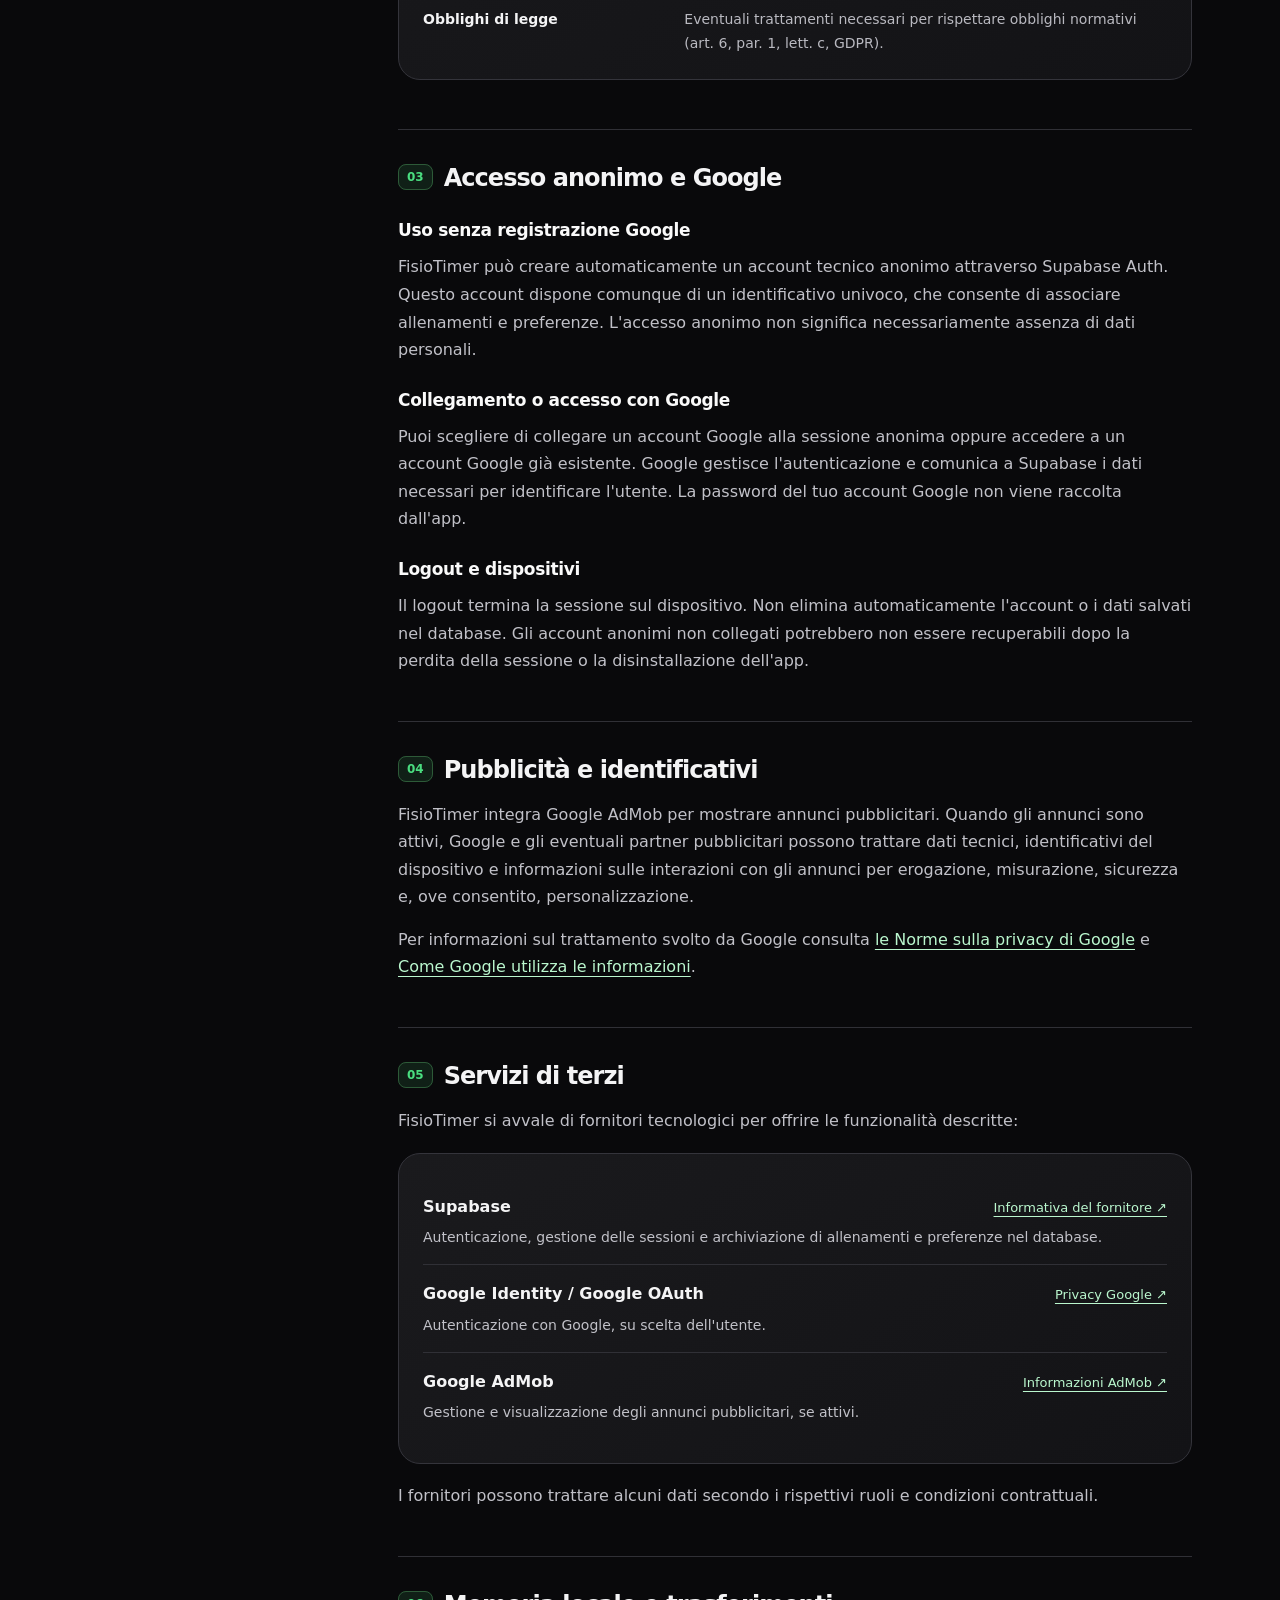
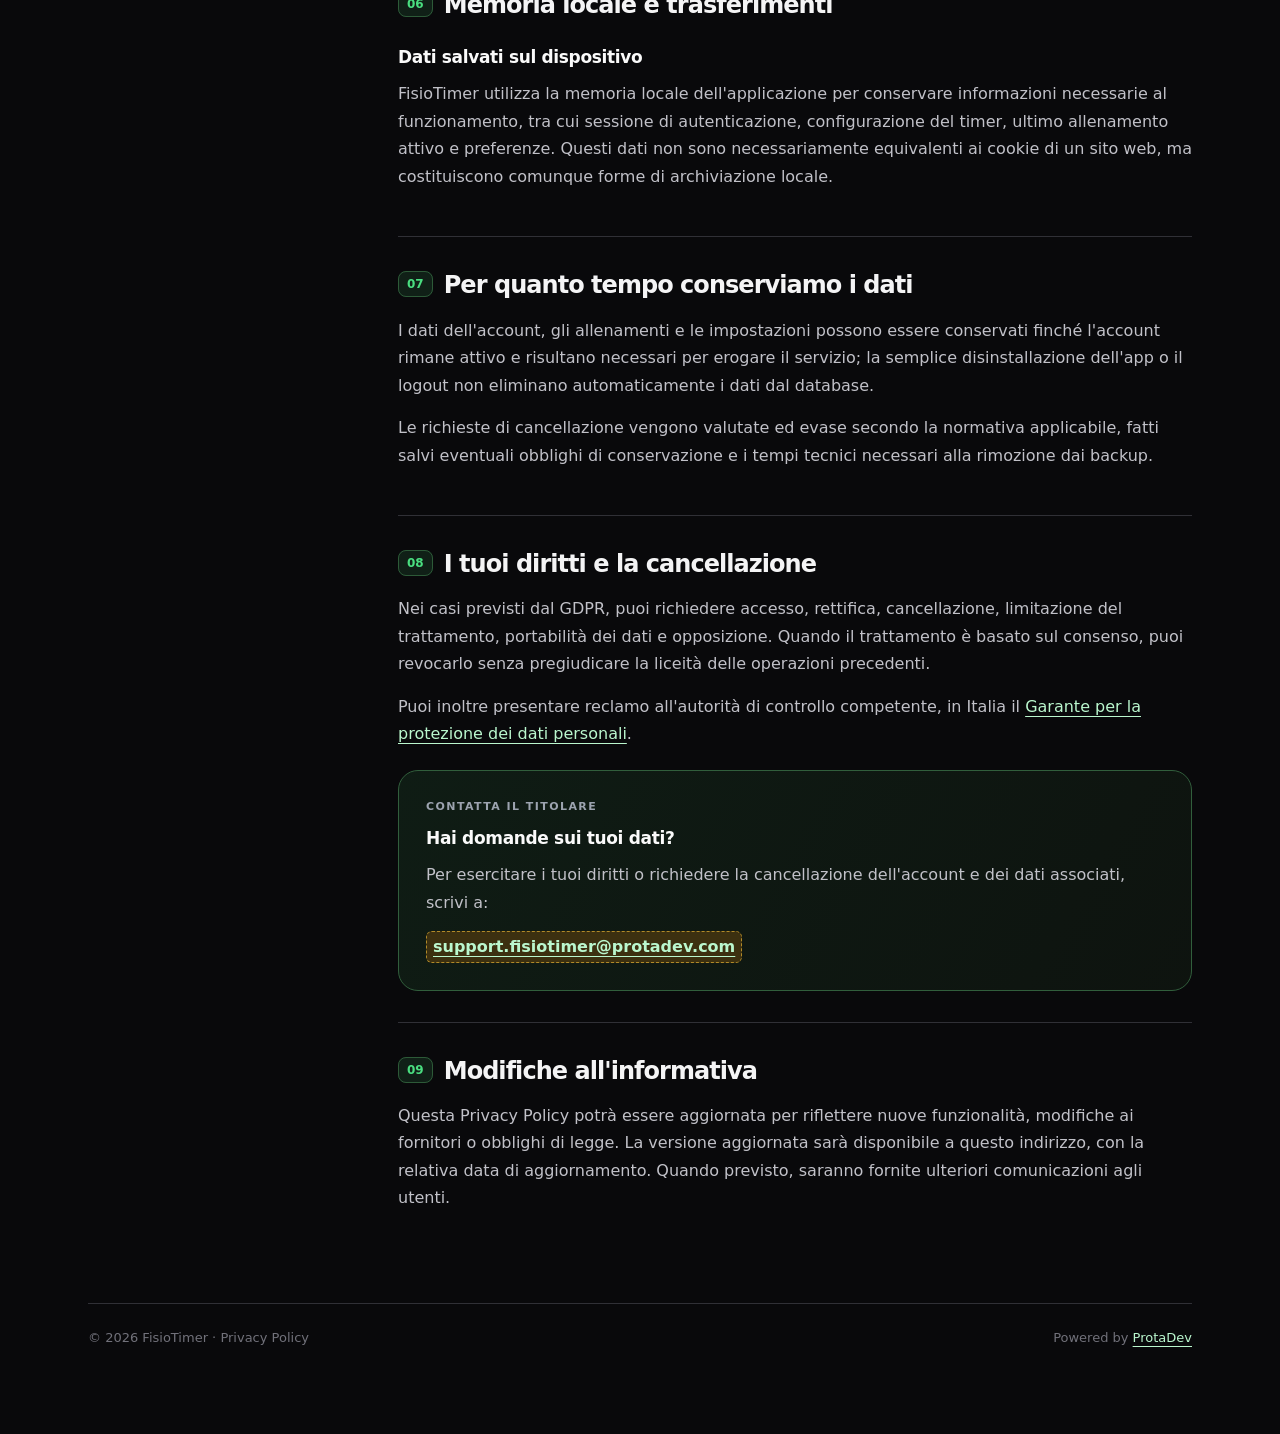
<file: FisioTimer_Privacy_Policy.html>
<!doctype html>
<html lang="it">
<head>
  <meta charset="utf-8">
  <meta name="viewport" content="width=device-width, initial-scale=1">
  <meta name="color-scheme" content="dark">
  <meta name="theme-color" content="#09090b">
  <meta name="description" content="Informativa sulla privacy di FisioTimer: dati trattati, accesso con Google, allenamenti, pubblicità e diritti degli utenti.">
  <meta name="robots" content="index, follow">
  <title>Privacy Policy — FisioTimer</title>
  <style>
    :root{--bg:#09090b;--surface:#141416;--surface2:#1b1b1f;--text:#f4f4f5;--muted:#a1a1aa;--line:#303036;--green:#4ade80;--accent:#baf7ce;--yellow:#facc15;--radius:22px}
    *,*::before,*::after{box-sizing:border-box}
    html{scroll-behavior:smooth;scroll-padding-top:98px}
    body{margin:0;font:16px/1.72 ui-sans-serif,system-ui,-apple-system,BlinkMacSystemFont,"Segoe UI",sans-serif;background:var(--bg);color:var(--text);-webkit-font-smoothing:antialiased}
    body:before{content:"";position:absolute;inset:50px 0 auto 0;height:440px;pointer-events:none;background:radial-gradient(ellipse 55% 65% at 75% 0%,rgba(34,197,94,.105),transparent 76%)}
    a{color:var(--accent);text-underline-offset:4px;text-decoration-thickness:1px}a:hover{color:white}a:focus-visible{outline:2px solid var(--green);outline-offset:5px;border-radius:3px}
    header{position:sticky;top:0;z-index:10;background:rgba(9,9,11,.88);backdrop-filter:blur(18px);border-bottom:1px solid rgba(63,63,70,.55)}
    .topbar{max-width:1160px;margin:auto;padding:15px 28px;display:flex;align-items:center;justify-content:space-between;gap:20px}
    .brand{display:flex;align-items:center;gap:11px;color:var(--text);font-weight:800;letter-spacing:-.5px;text-decoration:none;font-size:18px}
    .brand-mark{display:grid;place-items:center;width:37px;height:37px;border-radius:11px;background:#22c55e;color:#06150b;font-size:17px;font-weight:900;letter-spacing:-2px;padding-right:2px}
    .top-info{font-size:12px;letter-spacing:.09em;text-transform:uppercase;color:var(--muted);font-weight:700}
    .container{max-width:1160px;margin:auto;padding:56px 28px 85px;position:relative}
    .hero{padding:17px 0 45px;max-width:850px}
    .eyebrow{display:inline-flex;gap:9px;align-items:center;color:var(--green);text-transform:uppercase;font-size:12px;letter-spacing:.17em;font-weight:800}
    .eyebrow:before{content:"";width:8px;height:8px;border-radius:50%;background:var(--green);box-shadow:0 0 18px rgba(74,222,128,.5)}
    h1{font-size:clamp(42px,6vw,76px);line-height:1.05;letter-spacing:-.065em;margin:19px 0 19px;font-weight:800}
    .hero p{color:#b9b9c1;font-size:18px;line-height:1.7;max-width:720px;margin:0 0 22px}
    .meta{display:flex;flex-wrap:wrap;gap:10px}
    .chip{display:inline-block;border:1px solid var(--line);border-radius:100px;padding:7px 13px;background:rgba(255,255,255,.025);color:#c5c5cc;font-size:12px;font-weight:650}
    .alert{display:flex;gap:14px;align-items:flex-start;margin:3px 0 36px;padding:16px 19px;border-radius:15px;border:1px solid #6e5c1e;background:#29230e;color:#fdf1af;font-size:14px}
    .alert strong{color:#ffec8e}
    .alert .symbol{font-size:21px;line-height:1.2}
    .columns{display:grid;grid-template-columns:245px minmax(0,1fr);gap:65px;align-items:start}
    aside{position:sticky;top:105px}
    .toc-title{font-size:11px;letter-spacing:.14em;font-weight:800;color:#71717a;text-transform:uppercase;margin-bottom:18px}
    aside nav{display:grid;gap:3px}
    aside nav a{text-decoration:none;color:#a1a1aa;padding:9px 12px;border-left:2px solid #333338;font-size:13px;line-height:1.45;transition:.15s}
    aside nav a:hover,aside nav a:focus-visible{color:var(--green);border-color:var(--green);background:rgba(74,222,128,.04)}
    main{min-width:0}
    section{padding:2px 0 31px;margin-bottom:31px;border-bottom:1px solid var(--line)}
    section:last-of-type{border:0;margin-bottom:0}
    h2{font-size:24px;letter-spacing:-.04em;line-height:1.3;margin:0 0 15px;font-weight:760}
    h2 .num{font-size:12px;letter-spacing:0;color:var(--green);border:1px solid #2d5a38;border-radius:8px;background:#102017;padding:5px 8px;vertical-align:5px;margin-right:11px}
    h3{font-size:17px;letter-spacing:-.02em;margin:22px 0 8px;color:#fafafa}
    p{margin:0 0 15px;color:#c1c1c8}
    ul{padding-left:20px;margin:10px 0 17px;color:#c1c1c8}li{padding-left:4px;margin-bottom:8px}li::marker{color:var(--green)}
    strong{color:var(--text)}
    .card{background:linear-gradient(145deg,#1a1a1d,#131316);border:1px solid #34343b;border-radius:var(--radius);padding:24px;margin:18px 0}
    .card p:last-child{margin-bottom:0}
    .label{display:block;margin-bottom:7px;color:#9ca3af;font-size:11px;font-weight:800;text-transform:uppercase;letter-spacing:.13em}
    .placeholder{display:inline-block;color:#ffde86;background:#3c3010;border:1px dashed #b18a28;border-radius:6px;padding:1px 6px;font-weight:700;overflow-wrap:anywhere}
    .data-row{padding:16px 0;border-top:1px solid var(--line);display:grid;grid-template-columns:minmax(135px,1fr) 2fr;gap:20px}
    .data-row:first-child{border:0;padding-top:0}
    .data-row:last-child{padding-bottom:0}
    .data-row strong{font-size:14px}
    .data-row span:last-child{font-size:14px;color:#b9b9c0}
    .provider{padding:15px 0;border-top:1px solid var(--line)}.provider:first-of-type{border-top:0}
    .provider-head{display:flex;justify-content:space-between;gap:18px;align-items:baseline;margin-bottom:5px}.provider-head strong{font-size:16px}.provider-head a{font-size:13px;white-space:nowrap}.provider p{font-size:14px;margin:0}
    .note{padding:18px 20px;border-radius:14px;background:#15221a;border:1px solid #2b4c35;font-size:14px;color:#cbe8d1;margin:20px 0}
    .note strong{color:#9af0af}
    .contact{background:linear-gradient(120deg,rgba(37,99,55,.21),rgba(15,22,16,.8));border:1px solid #315e3c;border-radius:20px;padding:27px;margin-top:22px}
    .contact a{word-break:break-word}
    .footer{border-top:1px solid var(--line);margin-top:45px;padding-top:23px;display:flex;justify-content:space-between;gap:16px;flex-wrap:wrap;color:#71717a;font-size:13px}
    @media(max-width:800px){.columns{display:block}aside{position:static;background:#151518;padding:15px;border-radius:14px;margin-bottom:34px}aside nav{grid-template-columns:1fr 1fr}aside nav a{padding:8px}.container{padding:34px 20px 60px}.topbar{padding:13px 20px}.hero{padding-bottom:26px}.alert{margin-bottom:26px}}
    @media(max-width:500px){aside nav{grid-template-columns:1fr}.data-row{grid-template-columns:1fr;gap:4px}.provider-head{display:block}.provider-head a{display:block;margin:3px 0}.top-info{display:none}.card{padding:19px}}
    @media(prefers-reduced-motion:reduce){html{scroll-behavior:auto}}
    @media print{body{background:white;color:black;font-size:12px}body:before,header,aside,.alert{display:none!important}.container{max-width:none;padding:0}.columns{display:block}p,li,.data-row span:last-child{color:#222}h1,h2,h3,strong{color:#000}.card,.contact,.note{background:white;border-color:#aaa}.footer{color:#333}.placeholder{color:black;border:1px solid black;background:white}}
  </style>
</head>
<body>
  <header>
    <div class="topbar">
      <a class="brand" href="#inizio" aria-label="FisioTimer, torna all'inizio"><span class="brand-mark" aria-hidden="true">FT</span><span>FisioTimer</span></a>
      <span class="top-info">Informativa sulla privacy</span>
    </div>
  </header>
  <div class="container" id="inizio">
    <div class="hero">
      <span class="eyebrow">Trasparenza e protezione dei dati</span>
      <h1>Privacy<br>Policy<span style="color:#4ade80">.</span></h1>
      <p>Questa informativa spiega quali dati vengono trattati quando utilizzi FisioTimer, perché vengono utilizzati e quali diritti puoi esercitare.</p>
      <div class="meta"><span class="chip">Applicazione Android e iOS</span><span class="chip">Ultimo aggiornamento: 12 ottobre 2026</span></div>
    </div>

    <div class="columns">
      <aside aria-label="Indice dell'informativa">
        <div class="toc-title">In questa pagina</div>
        <nav>
          <a href="#dati">01 · Dati trattati</a>
          <a href="#finalita">02 · Finalità e basi giuridiche</a>
          <a href="#accesso">03 · Accesso anonimo e Google</a>
          <a href="#pubblicita">04 · Annunci pubblicitari</a>
          <a href="#fornitori">05 · Servizi di terzi</a>
          <a href="#archiviazione">06 · Memoria locale e trasferimenti</a>
          <a href="#conservazione">07 · Conservazione</a>
          <a href="#diritti">08 · Diritti e cancellazione</a>
          <a href="#modifiche">09 · Aggiornamenti</a>
        </nav>
      </aside>

      <main id="contenuto">

        <section id="dati" aria-labelledby="tit-dati">
          <h2 id="tit-dati"><span class="num">01</span>Quali dati trattiamo</h2>
          <p>FisioTimer è un'app per impostare e utilizzare timer di allenamento. In relazione alle funzioni utilizzate, possono essere trattati:</p>
          <ul>
            <li><strong>Dati di account:</strong> identificativo univoco assegnato da Supabase, informazioni di sessione e stato dell'account, anche quando viene utilizzato l'accesso anonimo.</li>
            <li><strong>Dati di accesso con Google:</strong> identificativo del provider e informazioni di profilo di base che Google mette a disposizione tramite l'autenticazione, come indirizzo email e nome quando disponibili.</li>
            <li><strong>Allenamenti:</strong> nomi e parametri dei workout creati dall'utente, tra cui preparazione, lavoro, riposo, cicli e serie.</li>
            <li><strong>Preferenze:</strong> impostazioni relative a vibrazione, audio e mantenimento dello schermo acceso.</li>
            <li><strong>Dati tecnici e pubblicitari:</strong> informazioni sul dispositivo e identificativi utilizzati dai servizi pubblicitari o necessari al loro funzionamento, secondo piattaforma, configurazione e consensi applicabili.</li>
          </ul>
          <p>I nomi degli allenamenti sono scelti dall'utente. Evita di inserire in questi campi informazioni particolarmente sensibili non necessarie al funzionamento dell'app.</p>
        </section>

        <section id="finalita" aria-labelledby="tit-finalita">
          <h2 id="tit-finalita"><span class="num">02</span>Finalità e basi giuridiche</h2>
          <div class="card">
            <div class="data-row"><strong>Funzionamento dell'app</strong><span>Creazione della sessione, memorizzazione dei workout e sincronizzazione delle impostazioni. Base giuridica: esecuzione del servizio richiesto (art. 6, par. 1, lett. b, GDPR), ove applicabile.</span></div>
            <div class="data-row"><strong>Accesso e recupero dell'account</strong><span>Collegamento facoltativo di Google per autenticarsi e ritrovare i dati su più dispositivi. Base giuridica: erogazione della funzionalità richiesta.</span></div>
            <div class="data-row"><strong>Sicurezza e prevenzione abusi</strong><span>Protezione delle sessioni e del servizio. Base giuridica: legittimo interesse del titolare, ove applicabile e previa valutazione.</span></div>
            <div class="data-row"><strong>Pubblicità</strong><span>Visualizzazione, eventuale personalizzazione e misurazione degli annunci. La base giuridica dipende dal trattamento; il consenso viene richiesto quando previsto dalle norme applicabili.</span></div>
            <div class="data-row"><strong>Obblighi di legge</strong><span>Eventuali trattamenti necessari per rispettare obblighi normativi (art. 6, par. 1, lett. c, GDPR).</span></div>
          </div>
        </section>

        <section id="accesso" aria-labelledby="tit-accesso">
          <h2 id="tit-accesso"><span class="num">03</span>Accesso anonimo e Google</h2>
          <h3>Uso senza registrazione Google</h3>
          <p>FisioTimer può creare automaticamente un account tecnico anonimo attraverso Supabase Auth. Questo account dispone comunque di un identificativo univoco, che consente di associare allenamenti e preferenze. L'accesso anonimo non significa necessariamente assenza di dati personali.</p>
          <h3>Collegamento o accesso con Google</h3>
          <p>Puoi scegliere di collegare un account Google alla sessione anonima oppure accedere a un account Google già esistente. Google gestisce l'autenticazione e comunica a Supabase i dati necessari per identificare l'utente. La password del tuo account Google non viene raccolta dall'app.</p>
          <h3>Logout e dispositivi</h3>
          <p>Il logout termina la sessione sul dispositivo. Non elimina automaticamente l'account o i dati salvati nel database. Gli account anonimi non collegati potrebbero non essere recuperabili dopo la perdita della sessione o la disinstallazione dell'app.</p>
        </section>

        <section id="pubblicita" aria-labelledby="tit-pubblicita">
          <h2 id="tit-pubblicita"><span class="num">04</span>Pubblicità e identificativi</h2>
          <p>FisioTimer integra Google AdMob per mostrare annunci pubblicitari. Quando gli annunci sono attivi, Google e gli eventuali partner pubblicitari possono trattare dati tecnici, identificativi del dispositivo e informazioni sulle interazioni con gli annunci per erogazione, misurazione, sicurezza e, ove consentito, personalizzazione.</p>
          <p>Per informazioni sul trattamento svolto da Google consulta <a href="https://policies.google.com/privacy?hl=it" target="_blank" rel="noopener noreferrer">le Norme sulla privacy di Google</a> e <a href="https://policies.google.com/technologies/partner-sites?hl=it" target="_blank" rel="noopener noreferrer">Come Google utilizza le informazioni</a>.</p>
        </section>

        <section id="fornitori" aria-labelledby="tit-fornitori">
          <h2 id="tit-fornitori"><span class="num">05</span>Servizi di terzi</h2>
          <p>FisioTimer si avvale di fornitori tecnologici per offrire le funzionalità descritte:</p>
          <div class="card">
            <div class="provider"><div class="provider-head"><strong>Supabase</strong><a href="https://supabase.com/privacy" target="_blank" rel="noopener noreferrer">Informativa del fornitore ↗</a></div><p>Autenticazione, gestione delle sessioni e archiviazione di allenamenti e preferenze nel database.</p></div>
            <div class="provider"><div class="provider-head"><strong>Google Identity / Google OAuth</strong><a href="https://policies.google.com/privacy?hl=it" target="_blank" rel="noopener noreferrer">Privacy Google ↗</a></div><p>Autenticazione con Google, su scelta dell'utente.</p></div>
            <div class="provider"><div class="provider-head"><strong>Google AdMob</strong><a href="https://support.google.com/admob/answer/6128543?hl=it" target="_blank" rel="noopener noreferrer">Informazioni AdMob ↗</a></div><p>Gestione e visualizzazione degli annunci pubblicitari, se attivi.</p></div>
          </div>
          <p>I fornitori possono trattare alcuni dati secondo i rispettivi ruoli e condizioni contrattuali.</p>
        </section>

        <section id="archiviazione" aria-labelledby="tit-archiviazione">
          <h2 id="tit-archiviazione"><span class="num">06</span>Memoria locale e trasferimenti</h2>
          <h3>Dati salvati sul dispositivo</h3>
          <p>FisioTimer utilizza la memoria locale dell'applicazione per conservare informazioni necessarie al funzionamento, tra cui sessione di autenticazione, configurazione del timer, ultimo allenamento attivo e preferenze. Questi dati non sono necessariamente equivalenti ai cookie di un sito web, ma costituiscono comunque forme di archiviazione locale.</p>
          </section>

        <section id="conservazione" aria-labelledby="tit-conservazione">
          <h2 id="tit-conservazione"><span class="num">07</span>Per quanto tempo conserviamo i dati</h2>
          <p>I dati dell'account, gli allenamenti e le impostazioni possono essere conservati finché l'account rimane attivo e risultano necessari per erogare il servizio; la semplice disinstallazione dell'app o il logout non eliminano automaticamente i dati dal database.</p>
          <p>Le richieste di cancellazione vengono valutate ed evase secondo la normativa applicabile, fatti salvi eventuali obblighi di conservazione e i tempi tecnici necessari alla rimozione dai backup.</p>
        </section>

        <section id="diritti" aria-labelledby="tit-diritti">
          <h2 id="tit-diritti"><span class="num">08</span>I tuoi diritti e la cancellazione</h2>
          <p>Nei casi previsti dal GDPR, puoi richiedere accesso, rettifica, cancellazione, limitazione del trattamento, portabilità dei dati e opposizione. Quando il trattamento è basato sul consenso, puoi revocarlo senza pregiudicare la liceità delle operazioni precedenti.</p>
          <p>Puoi inoltre presentare reclamo all'autorità di controllo competente, in Italia il <a href="https://www.garanteprivacy.it/" target="_blank" rel="noopener noreferrer">Garante per la protezione dei dati personali</a>.</p>
          <div class="contact">
            <span class="label">Contatta il titolare</span>
            <h3 style="margin-top:0">Hai domande sui tuoi dati?</h3>
            <p>Per esercitare i tuoi diritti o richiedere la cancellazione dell'account e dei dati associati, scrivi a:</p>
            <span class="placeholder"><a href="mailto:support.fisiotimer@protadev.com">support.fisiotimer@protadev.com</a></span>
          </div>
        </section>

        <section id="modifiche" aria-labelledby="tit-modifiche">
          <h2 id="tit-modifiche"><span class="num">09</span>Modifiche all'informativa</h2>
          <p>Questa Privacy Policy potrà essere aggiornata per riflettere nuove funzionalità, modifiche ai fornitori o obblighi di legge. La versione aggiornata sarà disponibile a questo indirizzo, con la relativa data di aggiornamento. Quando previsto, saranno fornite ulteriori comunicazioni agli utenti.</p>
        </section>
      </main>
    </div>

    <footer class="footer">
      <span>© 2026 FisioTimer · Privacy Policy</span>
      <span>Powered by <a href="https://protadev.com">ProtaDev</a></span>
    </footer>
  </div>
</body>
</html>
</file>
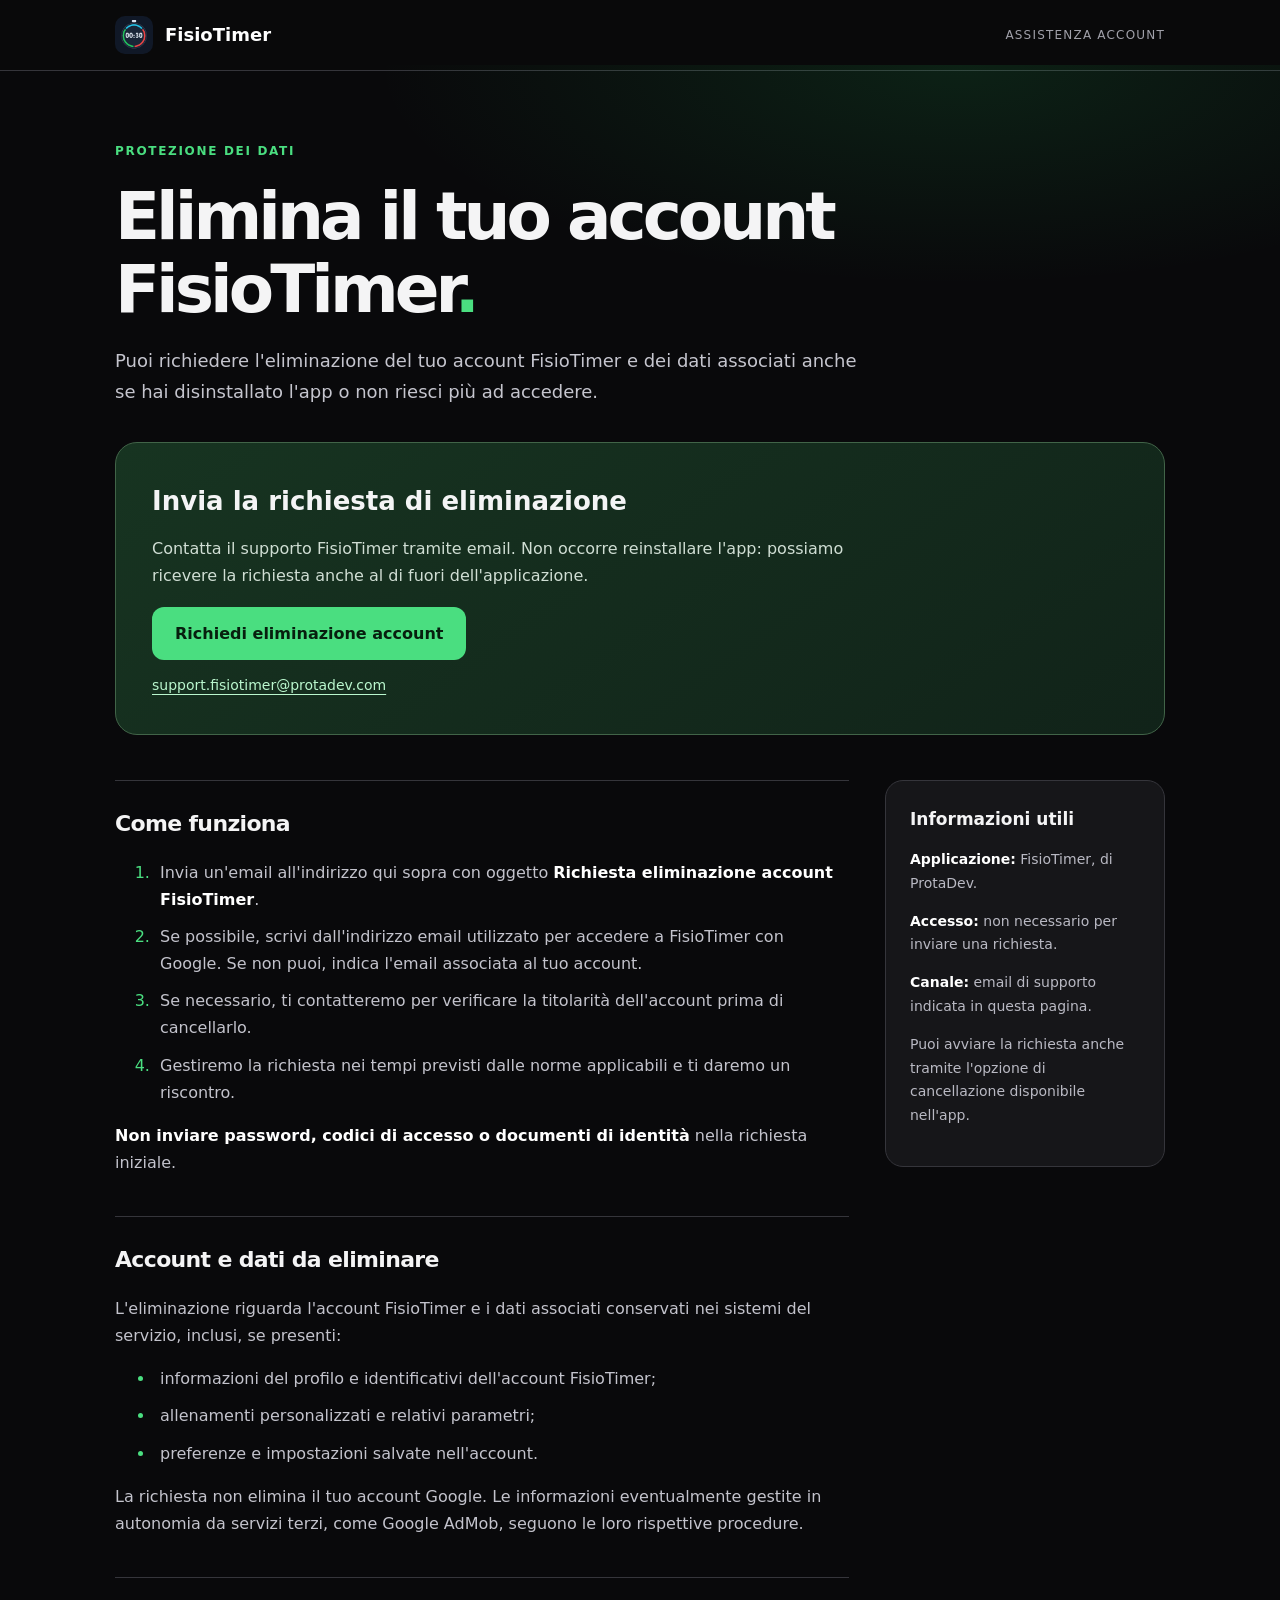
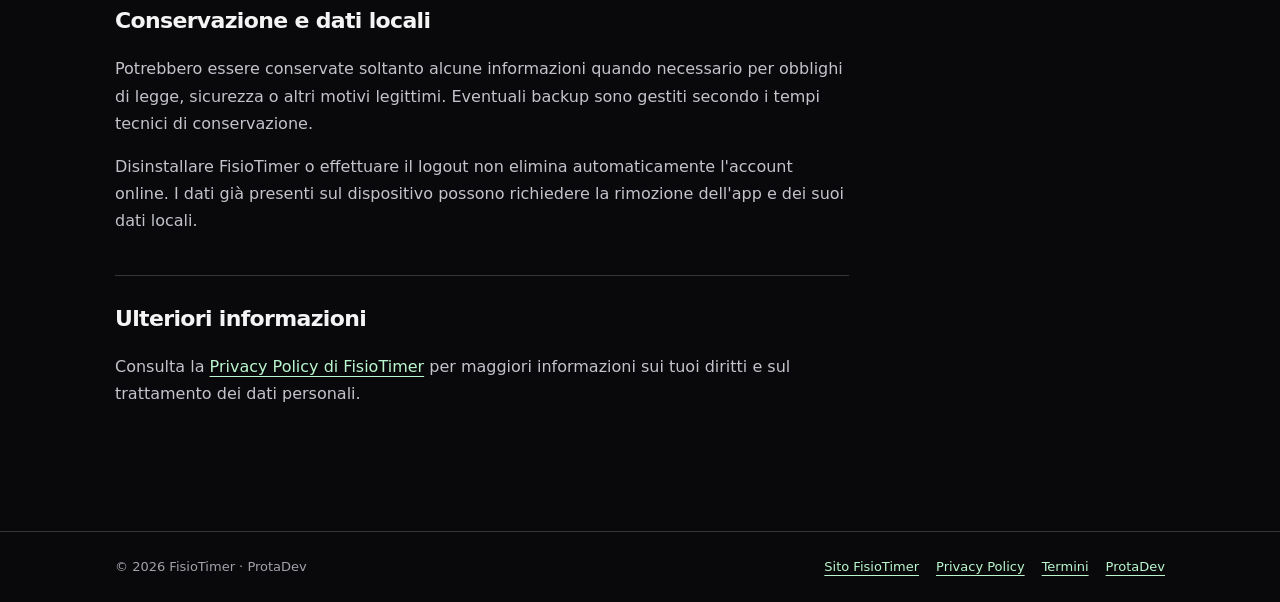
<file: fisiotimer/delete-account.html>
<!doctype html>
<html lang="it">
<head>
  <meta charset="utf-8">
  <meta name="viewport" content="width=device-width, initial-scale=1">
  <meta name="color-scheme" content="dark">
  <meta name="theme-color" content="#09090b">
  <meta name="description" content="Richiedi la cancellazione dell'account FisioTimer e dei dati associati, anche senza accedere all'app.">
  <meta name="robots" content="index, follow">
  <link rel="canonical" href="https://protadev.com/fisiotimer/delete-account.html">
  <link rel="icon" href="./logo.png" type="image/png">
  <link rel="apple-touch-icon" href="./logo.png">
  <title>Eliminazione account — FisioTimer</title>
  <style>
    :root{color-scheme:dark;--bg:#09090b;--surface:#161619;--text:#f4f4f5;--muted:#a1a1aa;--line:#35353b;--green:#4ade80}
    *{box-sizing:border-box}
    html{scroll-behavior:smooth}
    body{margin:0;background:var(--bg);color:var(--text);font:16px/1.7 system-ui,-apple-system,BlinkMacSystemFont,"Segoe UI",sans-serif;-webkit-font-smoothing:antialiased}
    body:before{content:"";position:absolute;pointer-events:none;inset:65px 0 auto;height:340px;background:radial-gradient(ellipse 60% 85% at 75% 0%,rgba(34,197,94,.13),transparent 76%)}
    .wrap{width:min(100% - 48px,1050px);margin:auto;position:relative}
    a{color:#baf7ce;text-underline-offset:4px}
    a:hover{color:white}
    a:focus-visible{outline:2px solid var(--green);outline-offset:5px}
    header{border-bottom:1px solid var(--line);background:rgba(9,9,11,.9)}
    .bar{display:flex;align-items:center;justify-content:space-between;gap:24px;padding:16px 0}
    .brand{display:flex;align-items:center;gap:12px;font-weight:800;font-size:18px;text-decoration:none;color:#fff}
    .brand img{height:38px;width:38px;border-radius:10px}
    .micro{font-size:12px;color:var(--muted);letter-spacing:.1em;text-transform:uppercase}
    main{padding:65px 0 84px}
    .eyebrow{color:var(--green);font-size:12px;text-transform:uppercase;letter-spacing:.14em;font-weight:800}
    h1{font-size:clamp(39px,6vw,66px);letter-spacing:-.06em;line-height:1.1;max-width:850px;margin:18px 0 20px}
    h1 span{color:var(--green)}
    .intro{max-width:760px;color:#c5c5ce;font-size:18px;margin:0 0 34px}
    .cta{background:linear-gradient(145deg,#173421,#112319);border:1px solid #416448;border-radius:22px;padding:clamp(24px,4vw,36px);margin-bottom:45px}
    .cta h2{font-size:26px;margin:0 0 12px}
    .cta p{max-width:740px;margin:0 0 18px;color:#d0ded4}
    .button{display:inline-flex;align-items:center;justify-content:center;min-height:52px;padding:13px 23px;border-radius:12px;background:var(--green);color:#071f0e;text-decoration:none;font-weight:800}
    .button:hover{background:#86efac;color:#071f0e}
    .mail{display:block;margin-top:14px;font-size:14px;overflow-wrap:anywhere}
    .grid{display:grid;grid-template-columns:minmax(0,1fr) 280px;gap:36px;align-items:start}
    section.info{border-top:1px solid var(--line);padding:24px 0}
    section.info h2{font-size:22px;letter-spacing:-.03em;margin:0 0 12px}
    section.info p,section.info li{color:#c3c3cc}
    li{padding-left:5px;margin-bottom:10px}
    li::marker{color:var(--green)}
    strong{color:#fff}
    aside{background:var(--surface);border:1px solid var(--line);border-radius:18px;padding:24px}
    aside h2{margin:0 0 13px;font-size:17px}
    aside p{font-size:14px;color:#b9b9c3}
    footer{border-top:1px solid var(--line);font-size:13px;color:var(--muted);padding:24px 0}
    .foot{display:flex;justify-content:space-between;flex-wrap:wrap;gap:14px}
    .foot nav{display:flex;flex-wrap:wrap;gap:17px}
    @media(max-width:720px){.grid{grid-template-columns:1fr}.micro{display:none}main{padding:43px 0 60px}.intro{font-size:16px}}
    @media(max-width:420px){.wrap{width:calc(100% - 32px)}.cta{padding:22px}.button{width:100%;text-align:center}}
    @media(prefers-reduced-motion:reduce){html{scroll-behavior:auto}}
  </style>
</head>
<body>
  <header><div class="wrap bar"><a class="brand" href="./index.html"><img src="./logo.png" width="38" height="38" alt="">FisioTimer</a><span class="micro">Assistenza account</span></div></header>
  <main class="wrap">
    <span class="eyebrow">Protezione dei dati</span>
    <h1>Elimina il tuo account FisioTimer<span>.</span></h1>
    <p class="intro">Puoi richiedere l'eliminazione del tuo account FisioTimer e dei dati associati anche se hai disinstallato l'app o non riesci più ad accedere.</p>
    <section class="cta" aria-labelledby="richiedi">
      <h2 id="richiedi">Invia la richiesta di eliminazione</h2>
      <p>Contatta il supporto FisioTimer tramite email. Non occorre reinstallare l'app: possiamo ricevere la richiesta anche al di fuori dell'applicazione.</p>
      <a class="button" href="mailto:support.fisiotimer@protadev.com?subject=Richiesta%20eliminazione%20account%20FisioTimer&amp;body=Buongiorno%2C%0A%0AChiedo%20di%20eliminare%20il%20mio%20account%20FisioTimer%20e%20i%20dati%20associati.%0A%0AEmail%20usata%20nell%27app%20%28se%20diversa%20da%20quella%20del%20mittente%29%3A%20%0A%0AGrazie.">Richiedi eliminazione account</a>
      <a class="mail" href="mailto:support.fisiotimer@protadev.com">support.fisiotimer@protadev.com</a>
    </section>
    <div class="grid">
      <div>
        <section class="info" aria-labelledby="come"><h2 id="come">Come funziona</h2>
          <ol>
            <li>Invia un'email all'indirizzo qui sopra con oggetto <strong>Richiesta eliminazione account FisioTimer</strong>.</li>
            <li>Se possibile, scrivi dall'indirizzo email utilizzato per accedere a FisioTimer con Google. Se non puoi, indica l'email associata al tuo account.</li>
            <li>Se necessario, ti contatteremo per verificare la titolarità dell'account prima di cancellarlo.</li>
            <li>Gestiremo la richiesta nei tempi previsti dalle norme applicabili e ti daremo un riscontro.</li>
          </ol>
          <p><strong>Non inviare password, codici di accesso o documenti di identità</strong> nella richiesta iniziale.</p>
        </section>
        <section class="info" aria-labelledby="dati"><h2 id="dati">Account e dati da eliminare</h2>
          <p>L'eliminazione riguarda l'account FisioTimer e i dati associati conservati nei sistemi del servizio, inclusi, se presenti:</p>
          <ul><li>informazioni del profilo e identificativi dell'account FisioTimer;</li><li>allenamenti personalizzati e relativi parametri;</li><li>preferenze e impostazioni salvate nell'account.</li></ul>
          <p>La richiesta non elimina il tuo account Google. Le informazioni eventualmente gestite in autonomia da servizi terzi, come Google AdMob, seguono le loro rispettive procedure.</p>
        </section>
        <section class="info" aria-labelledby="conservazione"><h2 id="conservazione">Conservazione e dati locali</h2>
          <p>Potrebbero essere conservate soltanto alcune informazioni quando necessario per obblighi di legge, sicurezza o altri motivi legittimi. Eventuali backup sono gestiti secondo i tempi tecnici di conservazione.</p>
          <p>Disinstallare FisioTimer o effettuare il logout non elimina automaticamente l'account online. I dati già presenti sul dispositivo possono richiedere la rimozione dell'app e dei suoi dati locali.</p>
        </section>
        <section class="info" aria-labelledby="privacy"><h2 id="privacy">Ulteriori informazioni</h2>
          <p>Consulta la <a href="./privacy-policy.html">Privacy Policy di FisioTimer</a> per maggiori informazioni sui tuoi diritti e sul trattamento dei dati personali.</p>
        </section>
      </div>
      <aside><h2>Informazioni utili</h2>
        <p><strong>Applicazione:</strong> FisioTimer, di ProtaDev.</p>
        <p><strong>Accesso:</strong> non necessario per inviare una richiesta.</p>
        <p><strong>Canale:</strong> email di supporto indicata in questa pagina.</p>
        <p>Puoi avviare la richiesta anche tramite l'opzione di cancellazione disponibile nell'app.</p>
      </aside>
    </div>
  </main>
  <footer><div class="wrap foot"><span>© 2026 FisioTimer · ProtaDev</span><nav><a href="./index.html">Sito FisioTimer</a><a href="./privacy-policy.html">Privacy Policy</a><a href="./terms.html">Termini</a><a href="https://protadev.com/">ProtaDev</a></nav></div></footer>
</body>
</html>
</file>
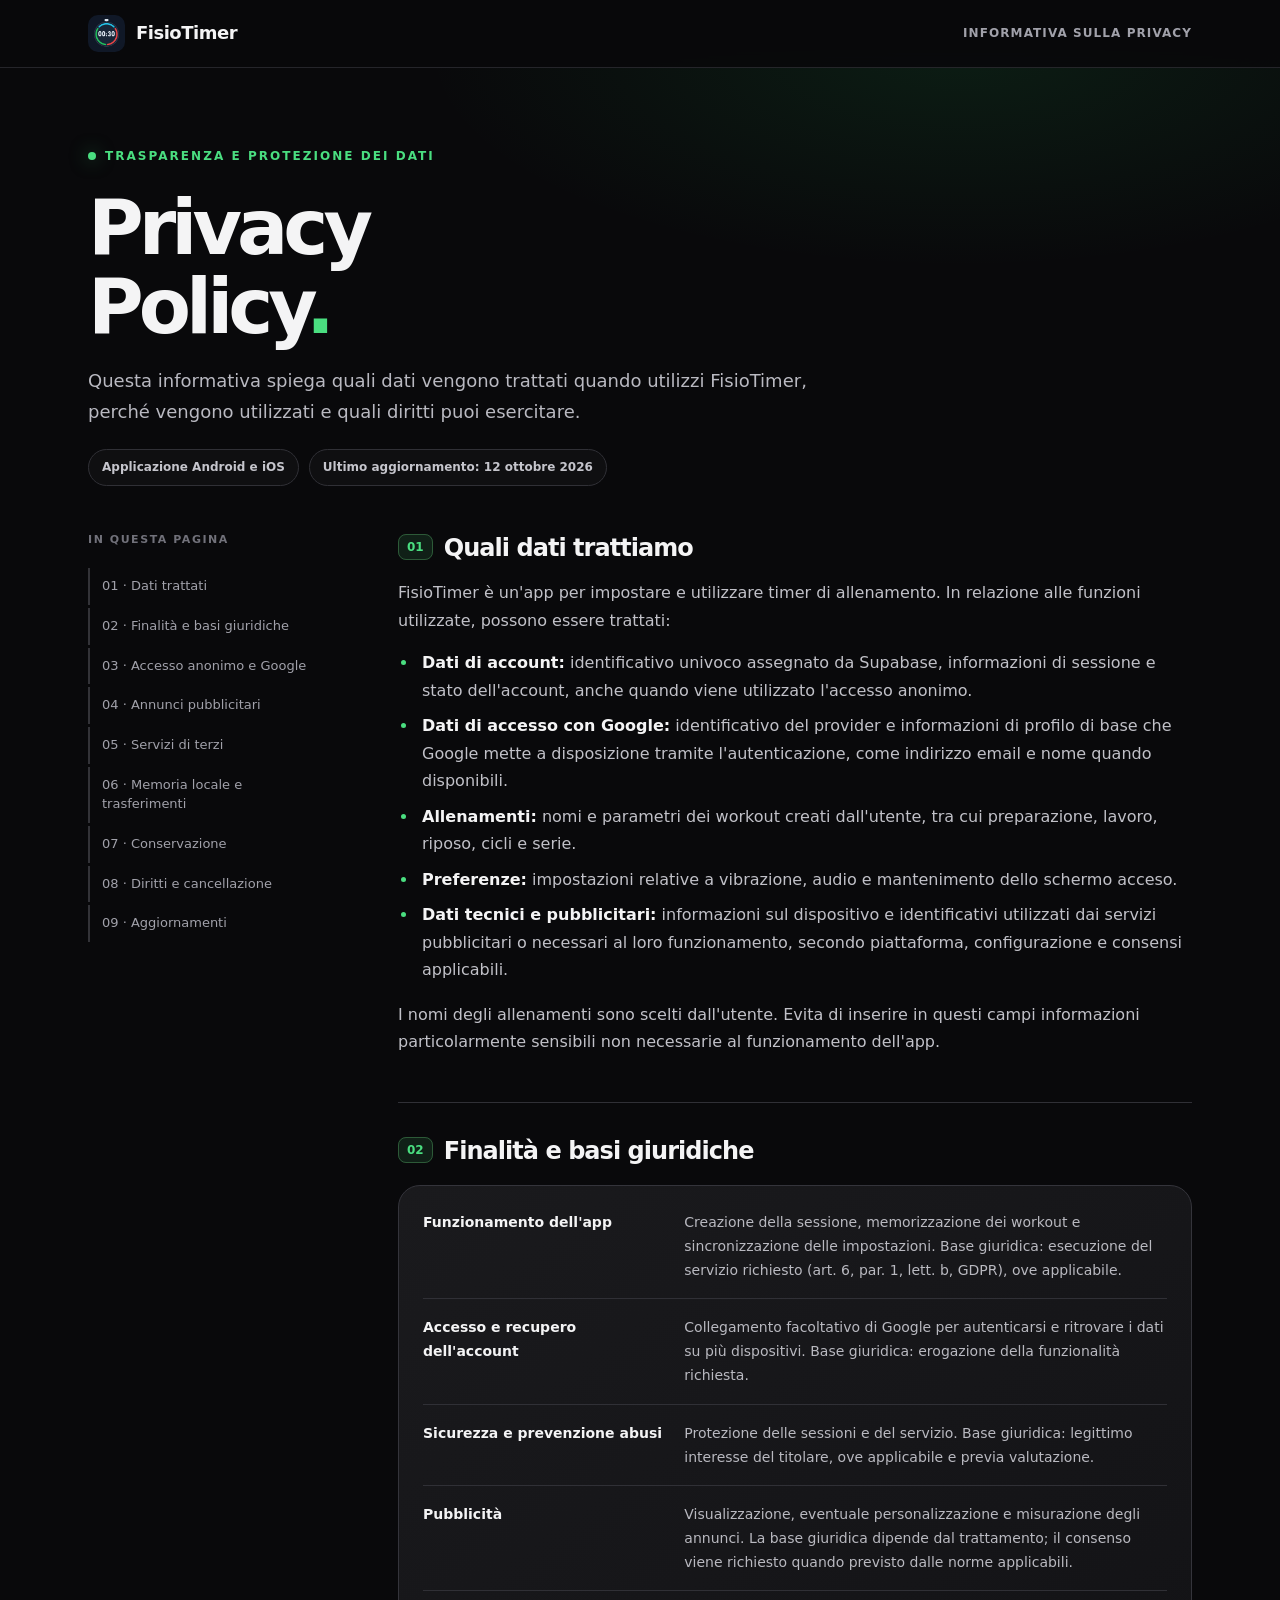
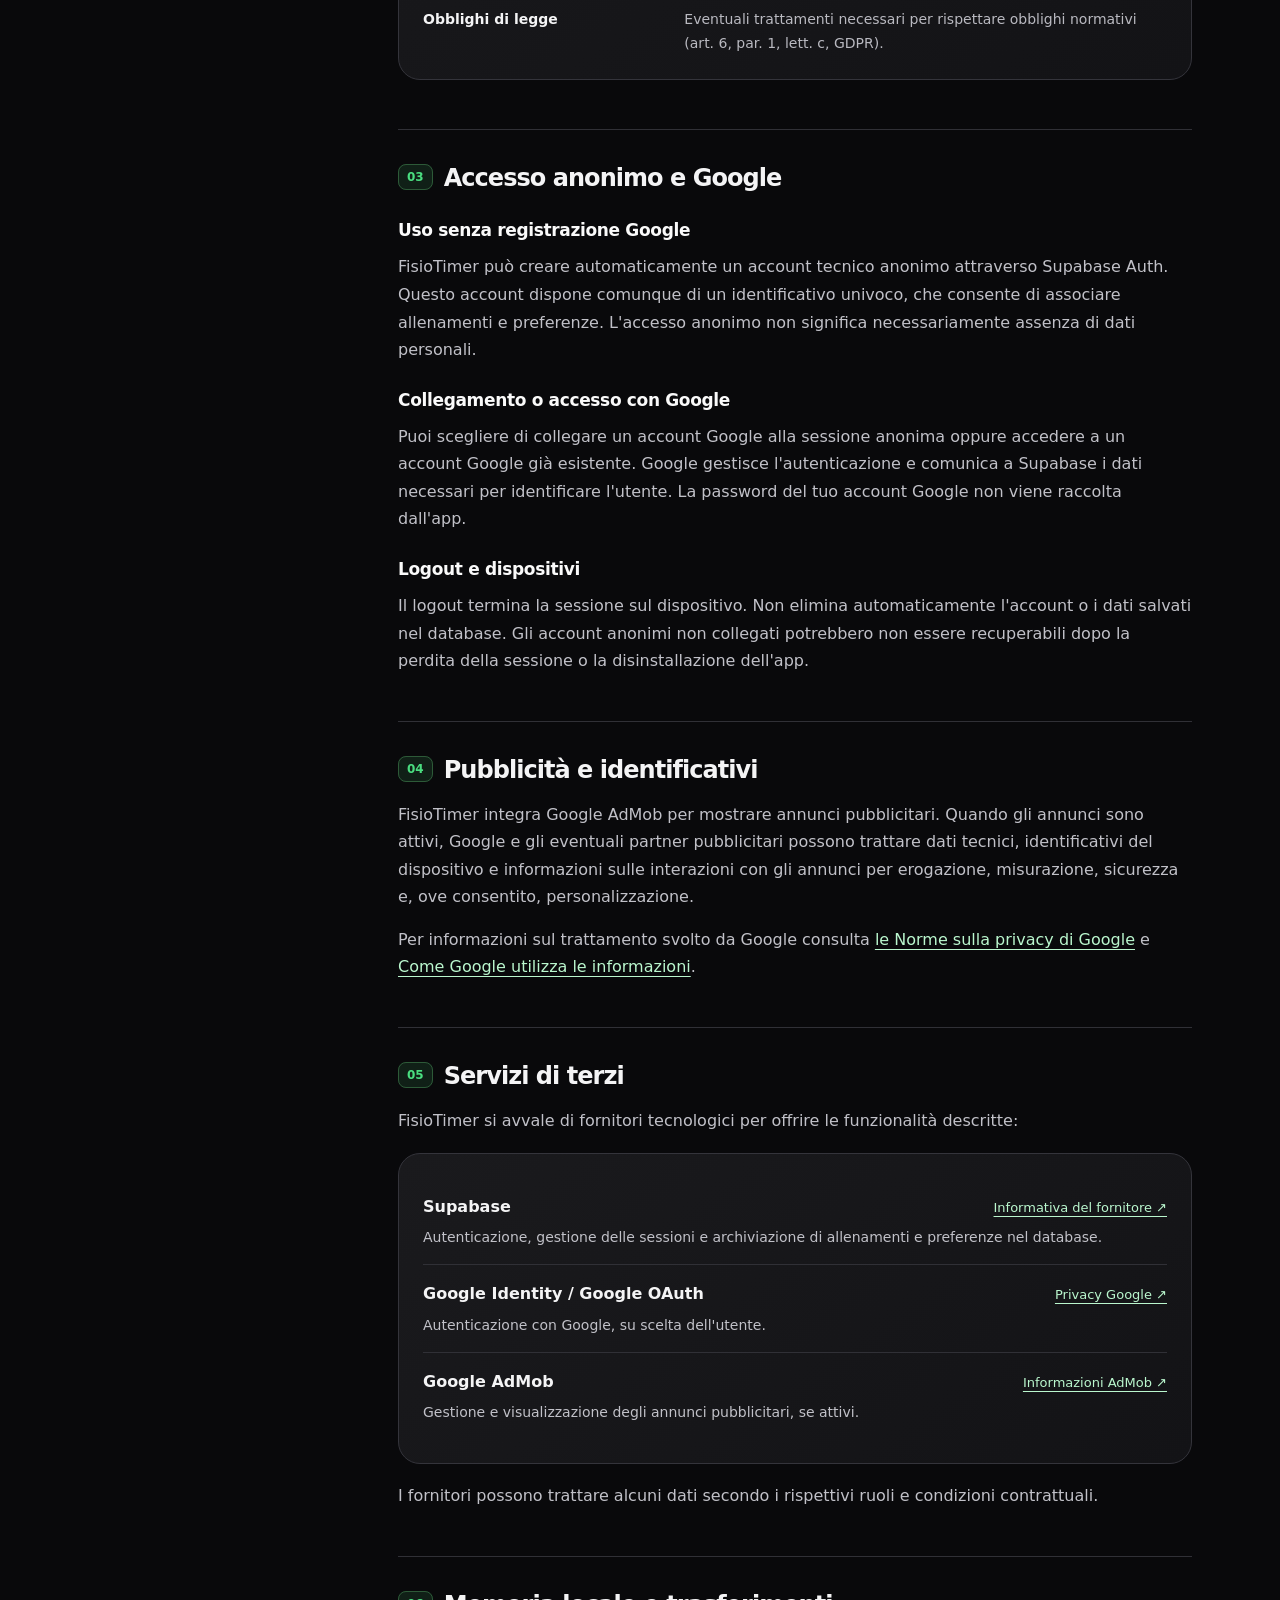
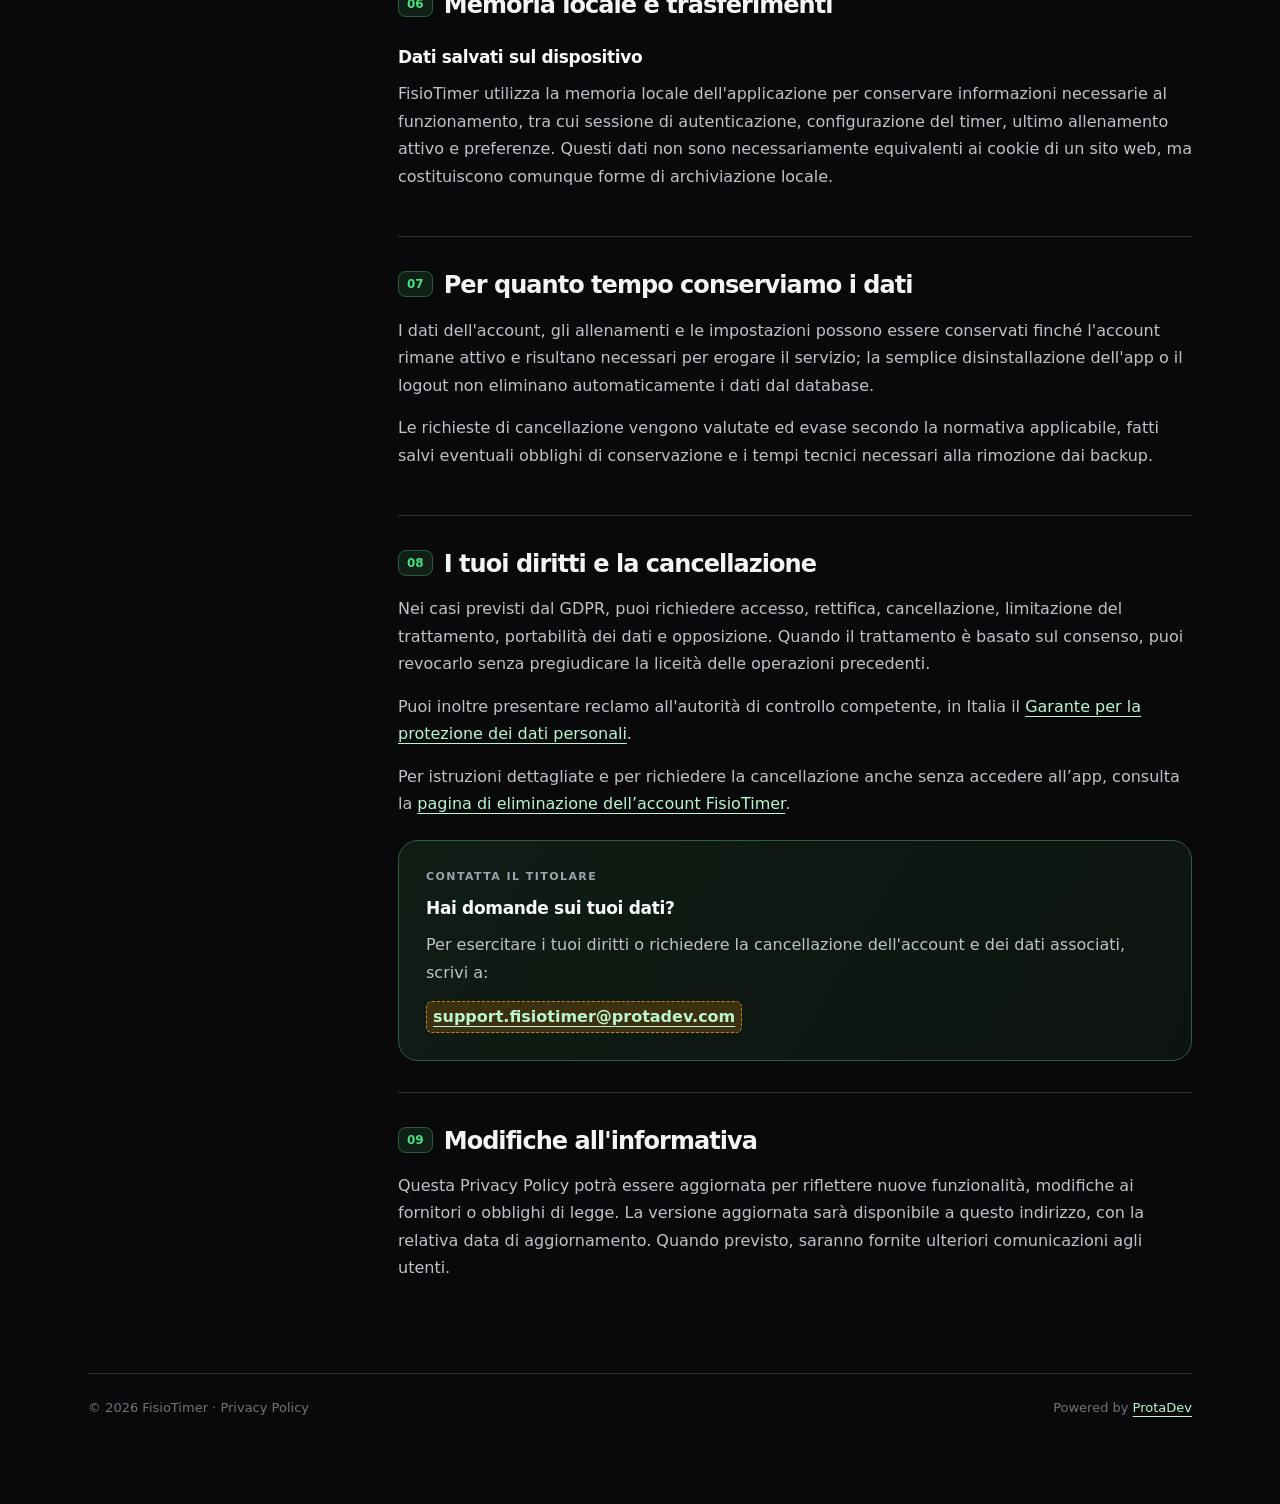
<file: fisiotimer/privacy-policy.html>
<!doctype html>
<html lang="it">
<head>
  <meta charset="utf-8">
  <meta name="viewport" content="width=device-width, initial-scale=1">
  <meta name="color-scheme" content="dark">
  <meta name="theme-color" content="#09090b">
  <meta name="description" content="Informativa sulla privacy di FisioTimer: dati trattati, accesso con Google, allenamenti, pubblicità e diritti degli utenti.">
  <meta name="robots" content="index, follow">
  <title>Privacy Policy — FisioTimer</title>
  <link rel="icon" href="./logo.png" type="image/png" sizes="256x256">
  <link rel="apple-touch-icon" href="./logo.png">
  <style>
    :root{--bg:#09090b;--surface:#141416;--surface2:#1b1b1f;--text:#f4f4f5;--muted:#a1a1aa;--line:#303036;--green:#4ade80;--accent:#baf7ce;--yellow:#facc15;--radius:22px}
    *,*::before,*::after{box-sizing:border-box}
    html{scroll-behavior:smooth;scroll-padding-top:98px}
    body{margin:0;font:16px/1.72 ui-sans-serif,system-ui,-apple-system,BlinkMacSystemFont,"Segoe UI",sans-serif;background:var(--bg);color:var(--text);-webkit-font-smoothing:antialiased}
    body:before{content:"";position:absolute;inset:50px 0 auto 0;height:440px;pointer-events:none;background:radial-gradient(ellipse 55% 65% at 75% 0%,rgba(34,197,94,.105),transparent 76%)}
    a{color:var(--accent);text-underline-offset:4px;text-decoration-thickness:1px}a:hover{color:white}a:focus-visible{outline:2px solid var(--green);outline-offset:5px;border-radius:3px}
    header{position:sticky;top:0;z-index:10;background:rgba(9,9,11,.88);backdrop-filter:blur(18px);border-bottom:1px solid rgba(63,63,70,.55)}
    .topbar{max-width:1160px;margin:auto;padding:15px 28px;display:flex;align-items:center;justify-content:space-between;gap:20px}
    .brand{display:flex;align-items:center;gap:11px;color:var(--text);font-weight:800;letter-spacing:-.5px;text-decoration:none;font-size:18px}
    .brand-mark{display:block;width:37px;height:37px;border-radius:10px;object-fit:cover;flex:none}
    .top-info{font-size:12px;letter-spacing:.09em;text-transform:uppercase;color:var(--muted);font-weight:700}
    .container{max-width:1160px;margin:auto;padding:56px 28px 85px;position:relative}
    .hero{padding:17px 0 45px;max-width:850px}
    .eyebrow{display:inline-flex;gap:9px;align-items:center;color:var(--green);text-transform:uppercase;font-size:12px;letter-spacing:.17em;font-weight:800}
    .eyebrow:before{content:"";width:8px;height:8px;border-radius:50%;background:var(--green);box-shadow:0 0 18px rgba(74,222,128,.5)}
    h1{font-size:clamp(42px,6vw,76px);line-height:1.05;letter-spacing:-.065em;margin:19px 0 19px;font-weight:800}
    .hero p{color:#b9b9c1;font-size:18px;line-height:1.7;max-width:720px;margin:0 0 22px}
    .meta{display:flex;flex-wrap:wrap;gap:10px}
    .chip{display:inline-block;border:1px solid var(--line);border-radius:100px;padding:7px 13px;background:rgba(255,255,255,.025);color:#c5c5cc;font-size:12px;font-weight:650}
    .alert{display:flex;gap:14px;align-items:flex-start;margin:3px 0 36px;padding:16px 19px;border-radius:15px;border:1px solid #6e5c1e;background:#29230e;color:#fdf1af;font-size:14px}
    .alert strong{color:#ffec8e}
    .alert .symbol{font-size:21px;line-height:1.2}
    .columns{display:grid;grid-template-columns:245px minmax(0,1fr);gap:65px;align-items:start}
    aside{position:sticky;top:105px}
    .toc-title{font-size:11px;letter-spacing:.14em;font-weight:800;color:#71717a;text-transform:uppercase;margin-bottom:18px}
    aside nav{display:grid;gap:3px}
    aside nav a{text-decoration:none;color:#a1a1aa;padding:9px 12px;border-left:2px solid #333338;font-size:13px;line-height:1.45;transition:.15s}
    aside nav a:hover,aside nav a:focus-visible{color:var(--green);border-color:var(--green);background:rgba(74,222,128,.04)}
    main{min-width:0}
    section{padding:2px 0 31px;margin-bottom:31px;border-bottom:1px solid var(--line)}
    section:last-of-type{border:0;margin-bottom:0}
    h2{font-size:24px;letter-spacing:-.04em;line-height:1.3;margin:0 0 15px;font-weight:760}
    h2 .num{font-size:12px;letter-spacing:0;color:var(--green);border:1px solid #2d5a38;border-radius:8px;background:#102017;padding:5px 8px;vertical-align:5px;margin-right:11px}
    h3{font-size:17px;letter-spacing:-.02em;margin:22px 0 8px;color:#fafafa}
    p{margin:0 0 15px;color:#c1c1c8}
    ul{padding-left:20px;margin:10px 0 17px;color:#c1c1c8}li{padding-left:4px;margin-bottom:8px}li::marker{color:var(--green)}
    strong{color:var(--text)}
    .card{background:linear-gradient(145deg,#1a1a1d,#131316);border:1px solid #34343b;border-radius:var(--radius);padding:24px;margin:18px 0}
    .card p:last-child{margin-bottom:0}
    .label{display:block;margin-bottom:7px;color:#9ca3af;font-size:11px;font-weight:800;text-transform:uppercase;letter-spacing:.13em}
    .placeholder{display:inline-block;color:#ffde86;background:#3c3010;border:1px dashed #b18a28;border-radius:6px;padding:1px 6px;font-weight:700;overflow-wrap:anywhere}
    .data-row{padding:16px 0;border-top:1px solid var(--line);display:grid;grid-template-columns:minmax(135px,1fr) 2fr;gap:20px}
    .data-row:first-child{border:0;padding-top:0}
    .data-row:last-child{padding-bottom:0}
    .data-row strong{font-size:14px}
    .data-row span:last-child{font-size:14px;color:#b9b9c0}
    .provider{padding:15px 0;border-top:1px solid var(--line)}.provider:first-of-type{border-top:0}
    .provider-head{display:flex;justify-content:space-between;gap:18px;align-items:baseline;margin-bottom:5px}.provider-head strong{font-size:16px}.provider-head a{font-size:13px;white-space:nowrap}.provider p{font-size:14px;margin:0}
    .note{padding:18px 20px;border-radius:14px;background:#15221a;border:1px solid #2b4c35;font-size:14px;color:#cbe8d1;margin:20px 0}
    .note strong{color:#9af0af}
    .contact{background:linear-gradient(120deg,rgba(37,99,55,.21),rgba(15,22,16,.8));border:1px solid #315e3c;border-radius:20px;padding:27px;margin-top:22px}
    .contact a{word-break:break-word}
    .footer{border-top:1px solid var(--line);margin-top:45px;padding-top:23px;display:flex;justify-content:space-between;gap:16px;flex-wrap:wrap;color:#71717a;font-size:13px}
    @media(max-width:800px){.columns{display:block}aside{position:static;background:#151518;padding:15px;border-radius:14px;margin-bottom:34px}aside nav{grid-template-columns:1fr 1fr}aside nav a{padding:8px}.container{padding:34px 20px 60px}.topbar{padding:13px 20px}.hero{padding-bottom:26px}.alert{margin-bottom:26px}}
    @media(max-width:500px){aside nav{grid-template-columns:1fr}.data-row{grid-template-columns:1fr;gap:4px}.provider-head{display:block}.provider-head a{display:block;margin:3px 0}.top-info{display:none}.card{padding:19px}}
    @media(prefers-reduced-motion:reduce){html{scroll-behavior:auto}}
    @media print{body{background:white;color:black;font-size:12px}body:before,header,aside,.alert{display:none!important}.container{max-width:none;padding:0}.columns{display:block}p,li,.data-row span:last-child{color:#222}h1,h2,h3,strong{color:#000}.card,.contact,.note{background:white;border-color:#aaa}.footer{color:#333}.placeholder{color:black;border:1px solid black;background:white}}
  </style>
  <script defer src="https://cdn.vercel-insights.com/v1/script.js"></script>
</head>
<body>
  <header>
    <div class="topbar">
      <a class="brand" href="#inizio" aria-label="FisioTimer, torna all'inizio"><img class="brand-mark" src="./logo.png" alt="" aria-hidden="true" width="37" height="37"><span>FisioTimer</span></a>
      <span class="top-info">Informativa sulla privacy</span>
    </div>
  </header>
  <div class="container" id="inizio">
    <div class="hero">
      <span class="eyebrow">Trasparenza e protezione dei dati</span>
      <h1>Privacy<br>Policy<span style="color:#4ade80">.</span></h1>
      <p>Questa informativa spiega quali dati vengono trattati quando utilizzi FisioTimer, perché vengono utilizzati e quali diritti puoi esercitare.</p>
      <div class="meta"><span class="chip">Applicazione Android e iOS</span><span class="chip">Ultimo aggiornamento: 12 ottobre 2026</span></div>
    </div>

    <div class="columns">
      <aside aria-label="Indice dell'informativa">
        <div class="toc-title">In questa pagina</div>
        <nav>
          <a href="#dati">01 · Dati trattati</a>
          <a href="#finalita">02 · Finalità e basi giuridiche</a>
          <a href="#accesso">03 · Accesso anonimo e Google</a>
          <a href="#pubblicita">04 · Annunci pubblicitari</a>
          <a href="#fornitori">05 · Servizi di terzi</a>
          <a href="#archiviazione">06 · Memoria locale e trasferimenti</a>
          <a href="#conservazione">07 · Conservazione</a>
          <a href="#diritti">08 · Diritti e cancellazione</a>
          <a href="#modifiche">09 · Aggiornamenti</a>
        </nav>
      </aside>

      <main id="contenuto">

        <section id="dati" aria-labelledby="tit-dati">
          <h2 id="tit-dati"><span class="num">01</span>Quali dati trattiamo</h2>
          <p>FisioTimer è un'app per impostare e utilizzare timer di allenamento. In relazione alle funzioni utilizzate, possono essere trattati:</p>
          <ul>
            <li><strong>Dati di account:</strong> identificativo univoco assegnato da Supabase, informazioni di sessione e stato dell'account, anche quando viene utilizzato l'accesso anonimo.</li>
            <li><strong>Dati di accesso con Google:</strong> identificativo del provider e informazioni di profilo di base che Google mette a disposizione tramite l'autenticazione, come indirizzo email e nome quando disponibili.</li>
            <li><strong>Allenamenti:</strong> nomi e parametri dei workout creati dall'utente, tra cui preparazione, lavoro, riposo, cicli e serie.</li>
            <li><strong>Preferenze:</strong> impostazioni relative a vibrazione, audio e mantenimento dello schermo acceso.</li>
            <li><strong>Dati tecnici e pubblicitari:</strong> informazioni sul dispositivo e identificativi utilizzati dai servizi pubblicitari o necessari al loro funzionamento, secondo piattaforma, configurazione e consensi applicabili.</li>
          </ul>
          <p>I nomi degli allenamenti sono scelti dall'utente. Evita di inserire in questi campi informazioni particolarmente sensibili non necessarie al funzionamento dell'app.</p>
        </section>

        <section id="finalita" aria-labelledby="tit-finalita">
          <h2 id="tit-finalita"><span class="num">02</span>Finalità e basi giuridiche</h2>
          <div class="card">
            <div class="data-row"><strong>Funzionamento dell'app</strong><span>Creazione della sessione, memorizzazione dei workout e sincronizzazione delle impostazioni. Base giuridica: esecuzione del servizio richiesto (art. 6, par. 1, lett. b, GDPR), ove applicabile.</span></div>
            <div class="data-row"><strong>Accesso e recupero dell'account</strong><span>Collegamento facoltativo di Google per autenticarsi e ritrovare i dati su più dispositivi. Base giuridica: erogazione della funzionalità richiesta.</span></div>
            <div class="data-row"><strong>Sicurezza e prevenzione abusi</strong><span>Protezione delle sessioni e del servizio. Base giuridica: legittimo interesse del titolare, ove applicabile e previa valutazione.</span></div>
            <div class="data-row"><strong>Pubblicità</strong><span>Visualizzazione, eventuale personalizzazione e misurazione degli annunci. La base giuridica dipende dal trattamento; il consenso viene richiesto quando previsto dalle norme applicabili.</span></div>
            <div class="data-row"><strong>Obblighi di legge</strong><span>Eventuali trattamenti necessari per rispettare obblighi normativi (art. 6, par. 1, lett. c, GDPR).</span></div>
          </div>
        </section>

        <section id="accesso" aria-labelledby="tit-accesso">
          <h2 id="tit-accesso"><span class="num">03</span>Accesso anonimo e Google</h2>
          <h3>Uso senza registrazione Google</h3>
          <p>FisioTimer può creare automaticamente un account tecnico anonimo attraverso Supabase Auth. Questo account dispone comunque di un identificativo univoco, che consente di associare allenamenti e preferenze. L'accesso anonimo non significa necessariamente assenza di dati personali.</p>
          <h3>Collegamento o accesso con Google</h3>
          <p>Puoi scegliere di collegare un account Google alla sessione anonima oppure accedere a un account Google già esistente. Google gestisce l'autenticazione e comunica a Supabase i dati necessari per identificare l'utente. La password del tuo account Google non viene raccolta dall'app.</p>
          <h3>Logout e dispositivi</h3>
          <p>Il logout termina la sessione sul dispositivo. Non elimina automaticamente l'account o i dati salvati nel database. Gli account anonimi non collegati potrebbero non essere recuperabili dopo la perdita della sessione o la disinstallazione dell'app.</p>
        </section>

        <section id="pubblicita" aria-labelledby="tit-pubblicita">
          <h2 id="tit-pubblicita"><span class="num">04</span>Pubblicità e identificativi</h2>
          <p>FisioTimer integra Google AdMob per mostrare annunci pubblicitari. Quando gli annunci sono attivi, Google e gli eventuali partner pubblicitari possono trattare dati tecnici, identificativi del dispositivo e informazioni sulle interazioni con gli annunci per erogazione, misurazione, sicurezza e, ove consentito, personalizzazione.</p>
          <p>Per informazioni sul trattamento svolto da Google consulta <a href="https://policies.google.com/privacy?hl=it" target="_blank" rel="noopener noreferrer">le Norme sulla privacy di Google</a> e <a href="https://policies.google.com/technologies/partner-sites?hl=it" target="_blank" rel="noopener noreferrer">Come Google utilizza le informazioni</a>.</p>
        </section>

        <section id="fornitori" aria-labelledby="tit-fornitori">
          <h2 id="tit-fornitori"><span class="num">05</span>Servizi di terzi</h2>
          <p>FisioTimer si avvale di fornitori tecnologici per offrire le funzionalità descritte:</p>
          <div class="card">
            <div class="provider"><div class="provider-head"><strong>Supabase</strong><a href="https://supabase.com/privacy" target="_blank" rel="noopener noreferrer">Informativa del fornitore ↗</a></div><p>Autenticazione, gestione delle sessioni e archiviazione di allenamenti e preferenze nel database.</p></div>
            <div class="provider"><div class="provider-head"><strong>Google Identity / Google OAuth</strong><a href="https://policies.google.com/privacy?hl=it" target="_blank" rel="noopener noreferrer">Privacy Google ↗</a></div><p>Autenticazione con Google, su scelta dell'utente.</p></div>
            <div class="provider"><div class="provider-head"><strong>Google AdMob</strong><a href="https://support.google.com/admob/answer/6128543?hl=it" target="_blank" rel="noopener noreferrer">Informazioni AdMob ↗</a></div><p>Gestione e visualizzazione degli annunci pubblicitari, se attivi.</p></div>
          </div>
          <p>I fornitori possono trattare alcuni dati secondo i rispettivi ruoli e condizioni contrattuali.</p>
        </section>

        <section id="archiviazione" aria-labelledby="tit-archiviazione">
          <h2 id="tit-archiviazione"><span class="num">06</span>Memoria locale e trasferimenti</h2>
          <h3>Dati salvati sul dispositivo</h3>
          <p>FisioTimer utilizza la memoria locale dell'applicazione per conservare informazioni necessarie al funzionamento, tra cui sessione di autenticazione, configurazione del timer, ultimo allenamento attivo e preferenze. Questi dati non sono necessariamente equivalenti ai cookie di un sito web, ma costituiscono comunque forme di archiviazione locale.</p>
          </section>

        <section id="conservazione" aria-labelledby="tit-conservazione">
          <h2 id="tit-conservazione"><span class="num">07</span>Per quanto tempo conserviamo i dati</h2>
          <p>I dati dell'account, gli allenamenti e le impostazioni possono essere conservati finché l'account rimane attivo e risultano necessari per erogare il servizio; la semplice disinstallazione dell'app o il logout non eliminano automaticamente i dati dal database.</p>
          <p>Le richieste di cancellazione vengono valutate ed evase secondo la normativa applicabile, fatti salvi eventuali obblighi di conservazione e i tempi tecnici necessari alla rimozione dai backup.</p>
        </section>

        <section id="diritti" aria-labelledby="tit-diritti">
          <h2 id="tit-diritti"><span class="num">08</span>I tuoi diritti e la cancellazione</h2>
          <p>Nei casi previsti dal GDPR, puoi richiedere accesso, rettifica, cancellazione, limitazione del trattamento, portabilità dei dati e opposizione. Quando il trattamento è basato sul consenso, puoi revocarlo senza pregiudicare la liceità delle operazioni precedenti.</p>
          <p>Puoi inoltre presentare reclamo all'autorità di controllo competente, in Italia il <a href="https://www.garanteprivacy.it/" target="_blank" rel="noopener noreferrer">Garante per la protezione dei dati personali</a>.</p>
          <p>Per istruzioni dettagliate e per richiedere la cancellazione anche senza accedere all’app, consulta la <a href="./delete-account.html">pagina di eliminazione dell’account FisioTimer</a>.</p>
          <div class="contact">
            <span class="label">Contatta il titolare</span>
            <h3 style="margin-top:0">Hai domande sui tuoi dati?</h3>
            <p>Per esercitare i tuoi diritti o richiedere la cancellazione dell'account e dei dati associati, scrivi a:</p>
            <span class="placeholder"><a href="mailto:support.fisiotimer@protadev.com">support.fisiotimer@protadev.com</a></span>
          </div>
        </section>

        <section id="modifiche" aria-labelledby="tit-modifiche">
          <h2 id="tit-modifiche"><span class="num">09</span>Modifiche all'informativa</h2>
          <p>Questa Privacy Policy potrà essere aggiornata per riflettere nuove funzionalità, modifiche ai fornitori o obblighi di legge. La versione aggiornata sarà disponibile a questo indirizzo, con la relativa data di aggiornamento. Quando previsto, saranno fornite ulteriori comunicazioni agli utenti.</p>
        </section>
      </main>
    </div>

    <footer class="footer">
      <span>© 2026 FisioTimer · Privacy Policy</span>
      <span>Powered by <a href="https://protadev.com">ProtaDev</a></span>
    </footer>
  </div>
</body>
</html>
</file>
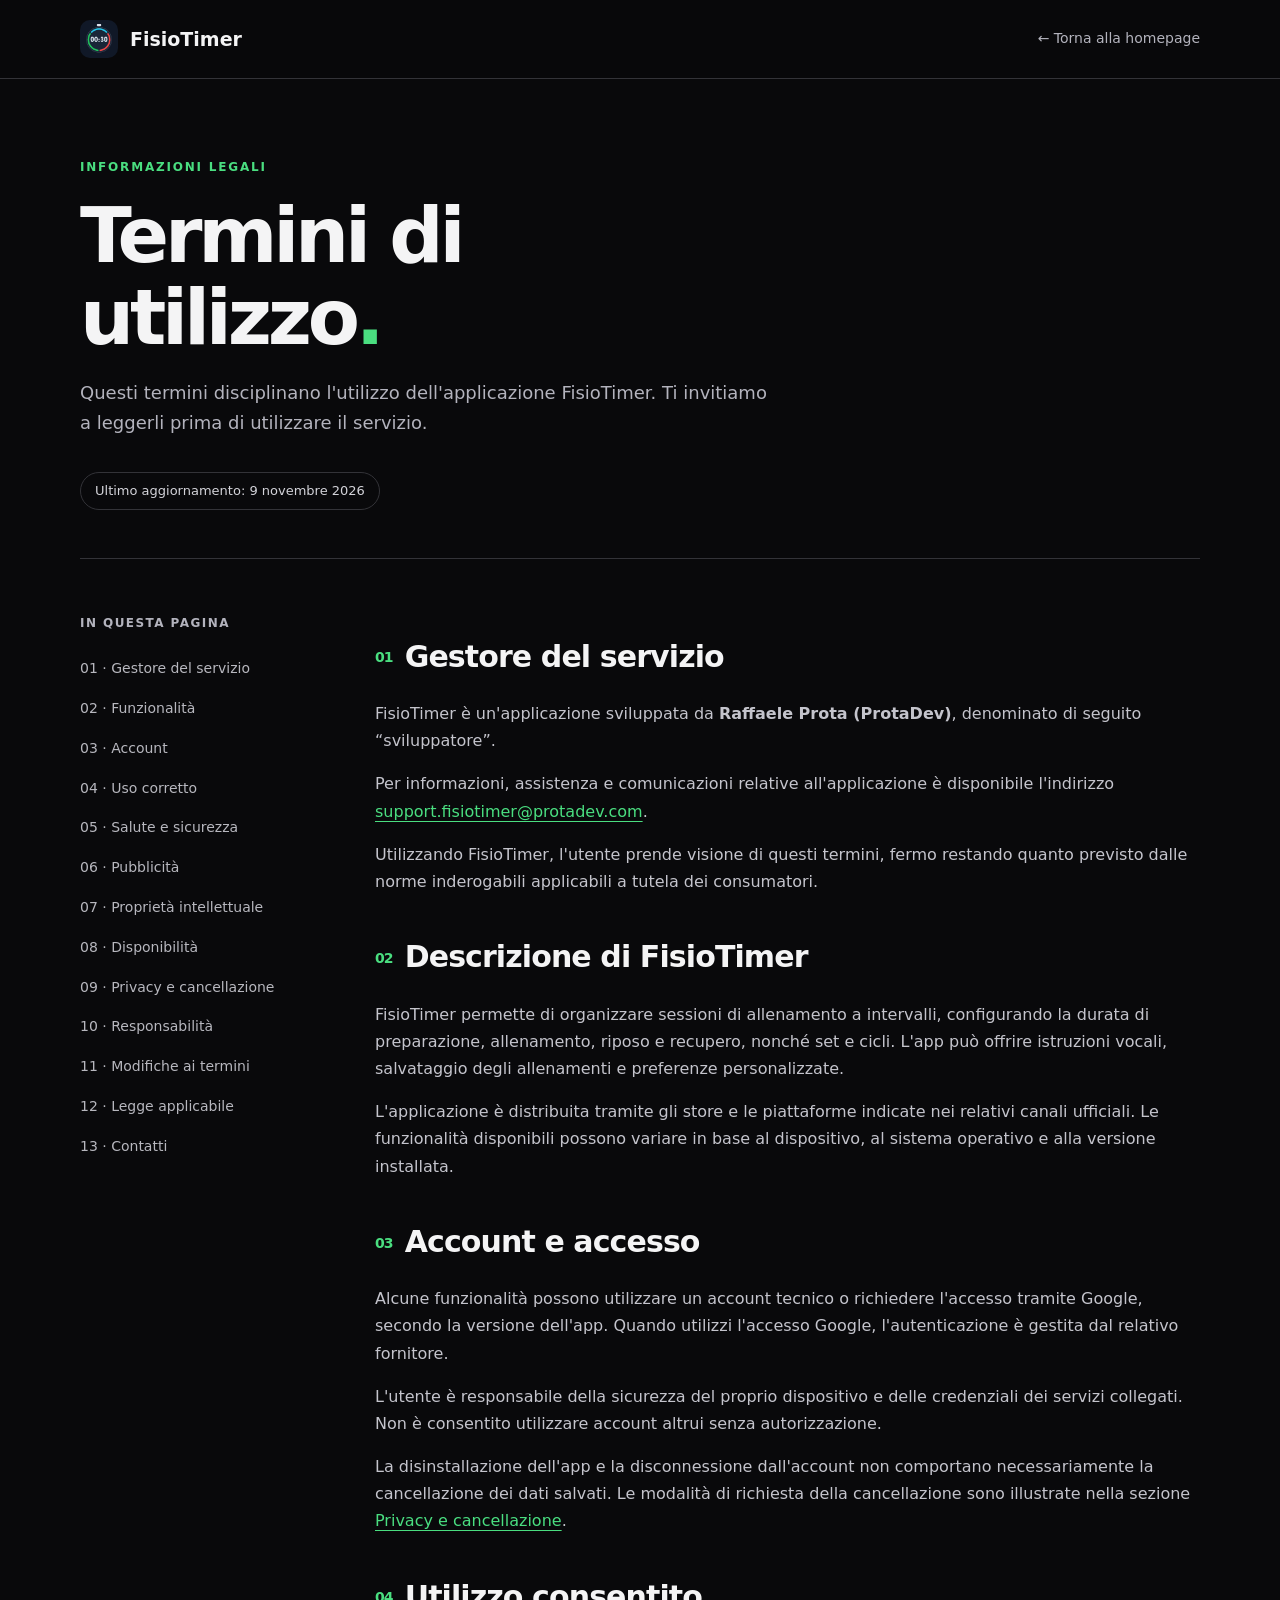
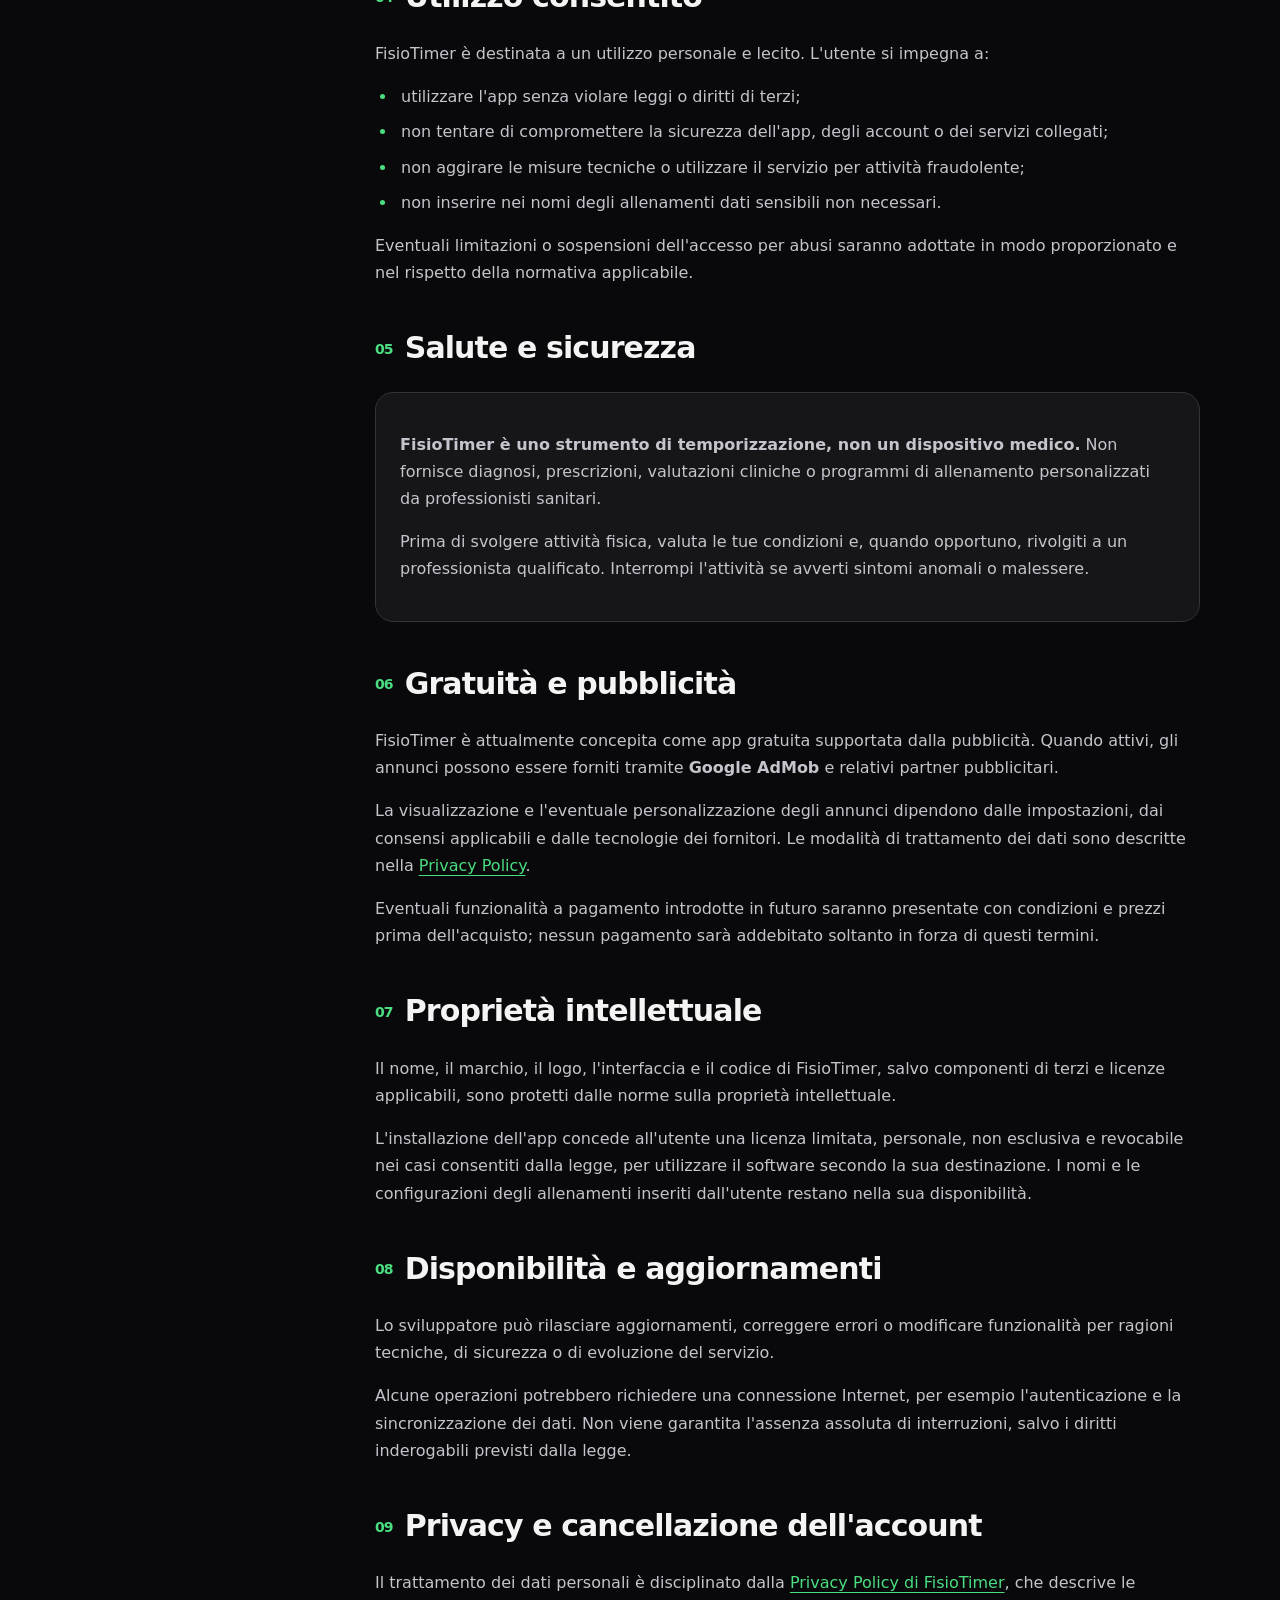
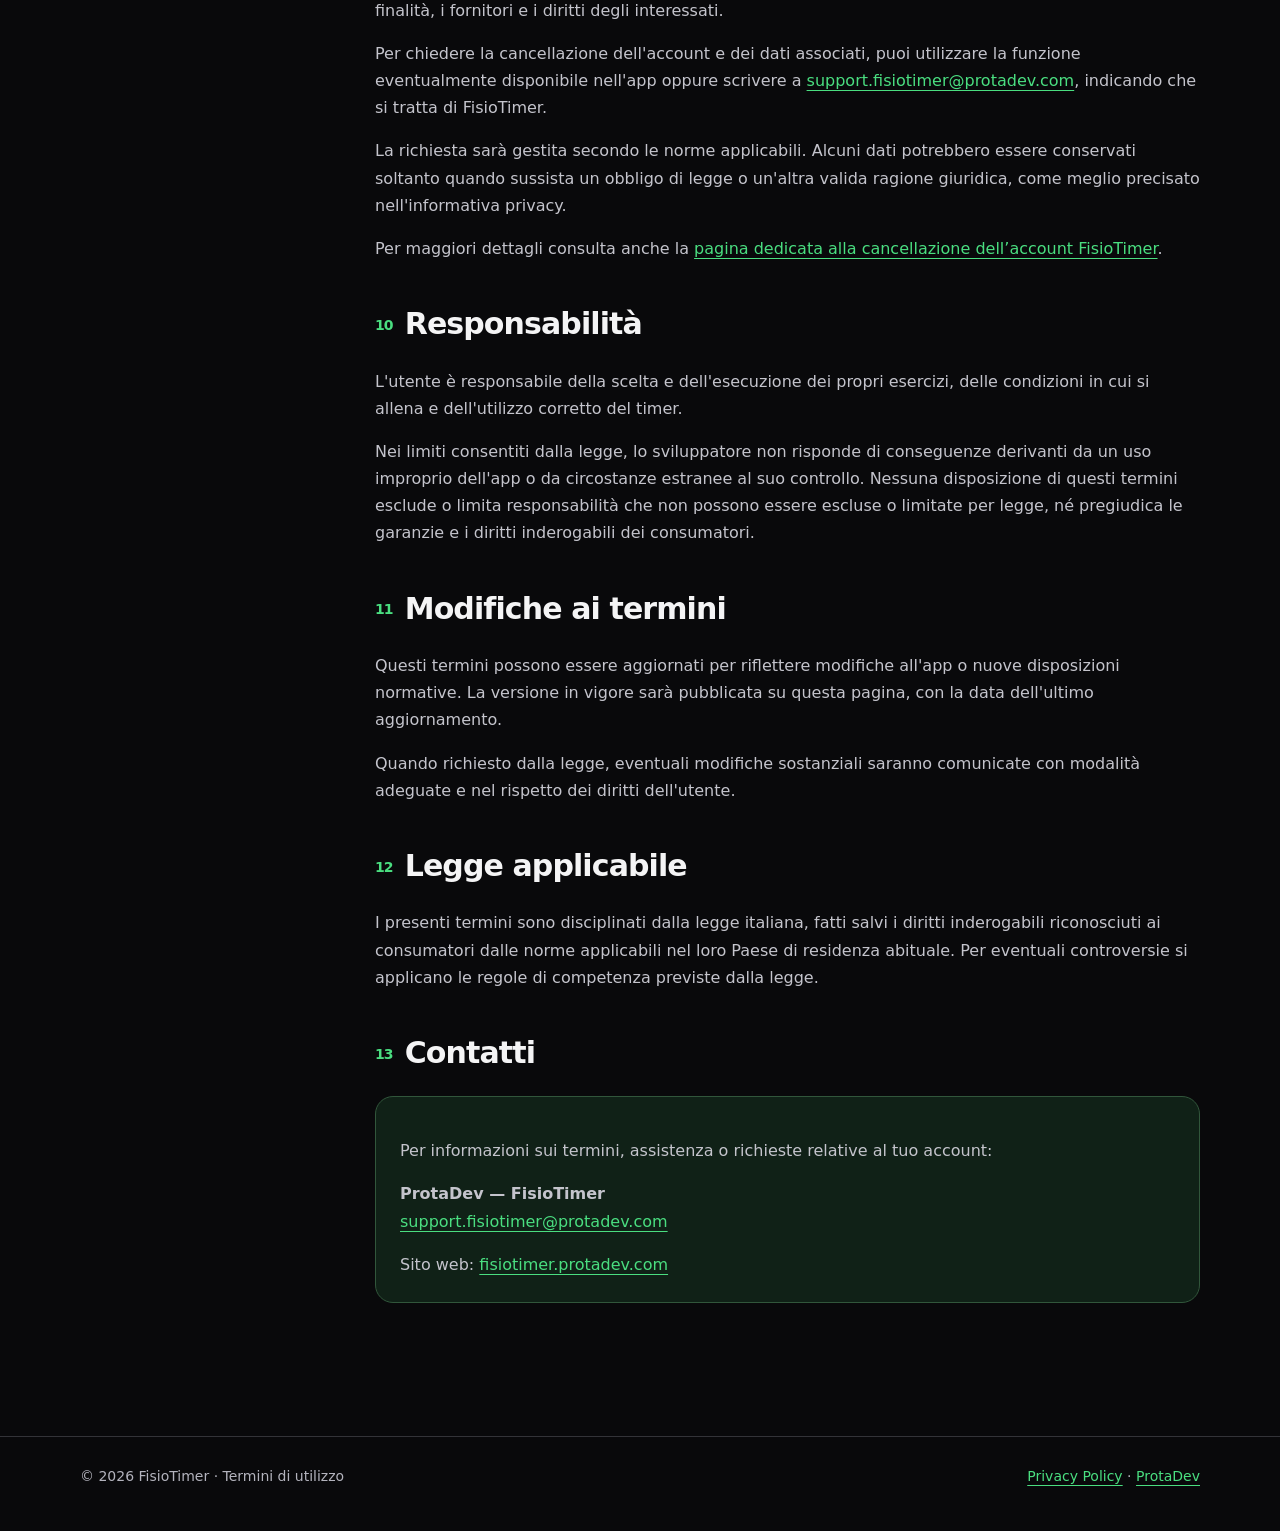
<file: fisiotimer/terms.html>
<!DOCTYPE html>
<html lang="it">
<head>
  <meta charset="UTF-8">
  <meta name="viewport" content="width=device-width, initial-scale=1">
  <meta name="theme-color" content="#09090b">
  <meta name="description" content="Termini e condizioni di utilizzo di FisioTimer, l'app per allenamenti a intervalli con timer, set, cicli e guida vocale.">
  <meta name="robots" content="index,follow">
  <link rel="canonical" href="https://fisiotimer.protadev.com/terms.html">
  <link rel="icon" type="image/png" href="./logo.png">
  <title>Termini di utilizzo — FisioTimer</title>
  <style>
    :root {
      color-scheme: dark;
      --bg: #09090b;
      --surface: #161619;
      --border: #333338;
      --text: #f4f4f5;
      --muted: #b3b3bd;
      --green: #4ade80;
    }
    *, *::before, *::after { box-sizing: border-box; }
    html { scroll-behavior: smooth; scroll-padding-top: 100px; }
    body {
      margin: 0;
      font: 16px/1.7 system-ui, -apple-system, "Segoe UI", sans-serif;
      background: var(--bg);
      color: var(--text);
    }
    a { color: var(--green); text-underline-offset: 4px; }
    a:hover { color: #baf7ce; }
    a:focus-visible { outline: 2px solid var(--green); outline-offset: 4px; }
    .shell { width: min(1120px, calc(100% - 40px)); margin: 0 auto; }
    .topbar {
      position: sticky;
      top: 0;
      z-index: 10;
      border-bottom: 1px solid var(--border);
      background: rgba(9, 9, 11, .94);
      backdrop-filter: blur(14px);
    }
    .topbar-inner {
      min-height: 78px;
      display: flex;
      justify-content: space-between;
      align-items: center;
      gap: 20px;
    }
    .brand {
      color: var(--text);
      text-decoration: none;
      display: inline-flex;
      align-items: center;
      gap: 12px;
      font-size: 19px;
      font-weight: 800;
    }
    .brand img { width: 38px; height: 38px; border-radius: 10px; }
    .back { color: var(--muted); font-size: 14px; text-decoration: none; }
    .hero { padding: 78px 0 48px; border-bottom: 1px solid var(--border); }
    .eyebrow {
      color: var(--green);
      font-size: 12px;
      font-weight: 800;
      text-transform: uppercase;
      letter-spacing: .15em;
    }
    h1 {
      font-size: clamp(42px, 7vw, 76px);
      letter-spacing: -.055em;
      line-height: 1.08;
      margin: 18px 0 18px;
    }
    h1 span { color: var(--green); }
    .intro { color: var(--muted); font-size: 18px; max-width: 700px; }
    .updated {
      display: inline-block;
      margin-top: 15px;
      padding: 7px 14px;
      border: 1px solid var(--border);
      border-radius: 100px;
      color: #d3d3d9;
      font-size: 13px;
    }
    .layout {
      display: grid;
      grid-template-columns: 235px minmax(0, 1fr);
      gap: 60px;
      padding: 54px 0 90px;
    }
    .toc { position: sticky; top: 110px; align-self: start; }
    .toc strong {
      display: block;
      font-size: 12px;
      text-transform: uppercase;
      letter-spacing: .12em;
      margin-bottom: 16px;
      color: var(--muted);
    }
    .toc a {
      display: block;
      padding: 8px 0;
      text-decoration: none;
      color: #b7b7be;
      font-size: 14px;
    }
    .toc a:hover { color: var(--green); }
    section { margin-bottom: 43px; scroll-margin-top: 100px; }
    h2 { font-size: clamp(23px, 3vw, 30px); letter-spacing: -.03em; line-height: 1.25; }
    p, li { color: #c4c4cc; }
    li { padding-left: 4px; margin-bottom: 8px; }
    li::marker { color: var(--green); }
    ul { padding-left: 22px; }
    .number { color: var(--green); font-size: 14px; vertical-align: middle; margin-right: 12px; }
    .notice {
      padding: 22px 24px;
      background: var(--surface);
      border: 1px solid var(--border);
      border-radius: 18px;
    }
    .contact {
      padding: 24px;
      border-radius: 18px;
      background: #102117;
      border: 1px solid #31563b;
    }
    .contact p:last-child { margin-bottom: 0; }
    footer { border-top: 1px solid var(--border); padding: 28px 0 42px; }
    .footer-inner { display: flex; flex-wrap: wrap; justify-content: space-between; gap: 14px; font-size: 14px; color: var(--muted); }
    @media (max-width: 760px) {
      .hero { padding: 54px 0 38px; }
      .layout { display: block; padding-top: 36px; }
      .toc { position: static; padding-bottom: 28px; margin-bottom: 36px; border-bottom: 1px solid var(--border); }
      .toc a { display: inline-block; margin-right: 18px; }
      .back { font-size: 12px; }
    }
    @media (prefers-reduced-motion: reduce) {
      html { scroll-behavior: auto; }
    }
  </style>
</head>
<body>
  <header class="topbar">
    <div class="shell topbar-inner">
      <a class="brand" href="/" aria-label="Torna al sito FisioTimer">
        <img src="./logo.png" alt="" width="38" height="38">
        FisioTimer
      </a>
      <a class="back" href="/">← Torna alla homepage</a>
    </div>
  </header>

  <main class="shell" id="inizio">
    <div class="hero">
      <div class="eyebrow">Informazioni legali</div>
      <h1>Termini di<br>utilizzo<span>.</span></h1>
      <p class="intro">Questi termini disciplinano l'utilizzo dell'applicazione FisioTimer. Ti invitiamo a leggerli prima di utilizzare il servizio.</p>
      <span class="updated">Ultimo aggiornamento: 9 novembre 2026</span>
    </div>

    <div class="layout">
      <nav class="toc" aria-label="Indice dei termini">
        <strong>In questa pagina</strong>
        <a href="#titolare">01 · Gestore del servizio</a>
        <a href="#servizio">02 · Funzionalità</a>
        <a href="#account">03 · Account</a>
        <a href="#utilizzo">04 · Uso corretto</a>
        <a href="#salute">05 · Salute e sicurezza</a>
        <a href="#pubblicita">06 · Pubblicità</a>
        <a href="#contenuti">07 · Proprietà intellettuale</a>
        <a href="#disponibilita">08 · Disponibilità</a>
        <a href="#privacy">09 · Privacy e cancellazione</a>
        <a href="#responsabilita">10 · Responsabilità</a>
        <a href="#modifiche">11 · Modifiche ai termini</a>
        <a href="#legge">12 · Legge applicabile</a>
        <a href="#contatti">13 · Contatti</a>
      </nav>

      <div class="content">
        <section id="titolare">
          <h2><span class="number">01</span>Gestore del servizio</h2>
          <p>FisioTimer è un'applicazione sviluppata da <strong>Raffaele Prota (ProtaDev)</strong>, denominato di seguito “sviluppatore”.</p>
          <p>Per informazioni, assistenza e comunicazioni relative all'applicazione è disponibile l'indirizzo <a href="mailto:support.fisiotimer@protadev.com">support.fisiotimer@protadev.com</a>.</p>
          <p>Utilizzando FisioTimer, l'utente prende visione di questi termini, fermo restando quanto previsto dalle norme inderogabili applicabili a tutela dei consumatori.</p>
        </section>

        <section id="servizio">
          <h2><span class="number">02</span>Descrizione di FisioTimer</h2>
          <p>FisioTimer permette di organizzare sessioni di allenamento a intervalli, configurando la durata di preparazione, allenamento, riposo e recupero, nonché set e cicli. L'app può offrire istruzioni vocali, salvataggio degli allenamenti e preferenze personalizzate.</p>
          <p>L'applicazione è distribuita tramite gli store e le piattaforme indicate nei relativi canali ufficiali. Le funzionalità disponibili possono variare in base al dispositivo, al sistema operativo e alla versione installata.</p>
        </section>

        <section id="account">
          <h2><span class="number">03</span>Account e accesso</h2>
          <p>Alcune funzionalità possono utilizzare un account tecnico o richiedere l'accesso tramite Google, secondo la versione dell'app. Quando utilizzi l'accesso Google, l'autenticazione è gestita dal relativo fornitore.</p>
          <p>L'utente è responsabile della sicurezza del proprio dispositivo e delle credenziali dei servizi collegati. Non è consentito utilizzare account altrui senza autorizzazione.</p>
          <p>La disinstallazione dell'app e la disconnessione dall'account non comportano necessariamente la cancellazione dei dati salvati. Le modalità di richiesta della cancellazione sono illustrate nella sezione <a href="#privacy">Privacy e cancellazione</a>.</p>
        </section>

        <section id="utilizzo">
          <h2><span class="number">04</span>Utilizzo consentito</h2>
          <p>FisioTimer è destinata a un utilizzo personale e lecito. L'utente si impegna a:</p>
          <ul>
            <li>utilizzare l'app senza violare leggi o diritti di terzi;</li>
            <li>non tentare di compromettere la sicurezza dell'app, degli account o dei servizi collegati;</li>
            <li>non aggirare le misure tecniche o utilizzare il servizio per attività fraudolente;</li>
            <li>non inserire nei nomi degli allenamenti dati sensibili non necessari.</li>
          </ul>
          <p>Eventuali limitazioni o sospensioni dell'accesso per abusi saranno adottate in modo proporzionato e nel rispetto della normativa applicabile.</p>
        </section>

        <section id="salute">
          <h2><span class="number">05</span>Salute e sicurezza</h2>
          <div class="notice">
            <p><strong>FisioTimer è uno strumento di temporizzazione, non un dispositivo medico.</strong> Non fornisce diagnosi, prescrizioni, valutazioni cliniche o programmi di allenamento personalizzati da professionisti sanitari.</p>
            <p>Prima di svolgere attività fisica, valuta le tue condizioni e, quando opportuno, rivolgiti a un professionista qualificato. Interrompi l'attività se avverti sintomi anomali o malessere.</p>
          </div>
        </section>

        <section id="pubblicita">
          <h2><span class="number">06</span>Gratuità e pubblicità</h2>
          <p>FisioTimer è attualmente concepita come app gratuita supportata dalla pubblicità. Quando attivi, gli annunci possono essere forniti tramite <strong>Google AdMob</strong> e relativi partner pubblicitari.</p>
          <p>La visualizzazione e l'eventuale personalizzazione degli annunci dipendono dalle impostazioni, dai consensi applicabili e dalle tecnologie dei fornitori. Le modalità di trattamento dei dati sono descritte nella <a href="./privacy-policy.html">Privacy Policy</a>.</p>
          <p>Eventuali funzionalità a pagamento introdotte in futuro saranno presentate con condizioni e prezzi prima dell'acquisto; nessun pagamento sarà addebitato soltanto in forza di questi termini.</p>
        </section>

        <section id="contenuti">
          <h2><span class="number">07</span>Proprietà intellettuale</h2>
          <p>Il nome, il marchio, il logo, l'interfaccia e il codice di FisioTimer, salvo componenti di terzi e licenze applicabili, sono protetti dalle norme sulla proprietà intellettuale.</p>
          <p>L'installazione dell'app concede all'utente una licenza limitata, personale, non esclusiva e revocabile nei casi consentiti dalla legge, per utilizzare il software secondo la sua destinazione. I nomi e le configurazioni degli allenamenti inseriti dall'utente restano nella sua disponibilità.</p>
        </section>

        <section id="disponibilita">
          <h2><span class="number">08</span>Disponibilità e aggiornamenti</h2>
          <p>Lo sviluppatore può rilasciare aggiornamenti, correggere errori o modificare funzionalità per ragioni tecniche, di sicurezza o di evoluzione del servizio.</p>
          <p>Alcune operazioni potrebbero richiedere una connessione Internet, per esempio l'autenticazione e la sincronizzazione dei dati. Non viene garantita l'assenza assoluta di interruzioni, salvo i diritti inderogabili previsti dalla legge.</p>
        </section>

        <section id="privacy">
          <h2><span class="number">09</span>Privacy e cancellazione dell'account</h2>
          <p>Il trattamento dei dati personali è disciplinato dalla <a href="./privacy-policy.html">Privacy Policy di FisioTimer</a>, che descrive le finalità, i fornitori e i diritti degli interessati.</p>
          <p>Per chiedere la cancellazione dell'account e dei dati associati, puoi utilizzare la funzione eventualmente disponibile nell'app oppure scrivere a <a href="mailto:support.fisiotimer@protadev.com?subject=Richiesta%20cancellazione%20account%20FisioTimer">support.fisiotimer@protadev.com</a>, indicando che si tratta di FisioTimer.</p>
          <p>La richiesta sarà gestita secondo le norme applicabili. Alcuni dati potrebbero essere conservati soltanto quando sussista un obbligo di legge o un'altra valida ragione giuridica, come meglio precisato nell'informativa privacy.</p>
          <p>Per maggiori dettagli consulta anche la <a href="./delete-account.html">pagina dedicata alla cancellazione dell’account FisioTimer</a>.</p>
        </section>

        <section id="responsabilita">
          <h2><span class="number">10</span>Responsabilità</h2>
          <p>L'utente è responsabile della scelta e dell'esecuzione dei propri esercizi, delle condizioni in cui si allena e dell'utilizzo corretto del timer.</p>
          <p>Nei limiti consentiti dalla legge, lo sviluppatore non risponde di conseguenze derivanti da un uso improprio dell'app o da circostanze estranee al suo controllo. Nessuna disposizione di questi termini esclude o limita responsabilità che non possono essere escluse o limitate per legge, né pregiudica le garanzie e i diritti inderogabili dei consumatori.</p>
        </section>

        <section id="modifiche">
          <h2><span class="number">11</span>Modifiche ai termini</h2>
          <p>Questi termini possono essere aggiornati per riflettere modifiche all'app o nuove disposizioni normative. La versione in vigore sarà pubblicata su questa pagina, con la data dell'ultimo aggiornamento.</p>
          <p>Quando richiesto dalla legge, eventuali modifiche sostanziali saranno comunicate con modalità adeguate e nel rispetto dei diritti dell'utente.</p>
        </section>

        <section id="legge">
          <h2><span class="number">12</span>Legge applicabile</h2>
          <p>I presenti termini sono disciplinati dalla legge italiana, fatti salvi i diritti inderogabili riconosciuti ai consumatori dalle norme applicabili nel loro Paese di residenza abituale. Per eventuali controversie si applicano le regole di competenza previste dalla legge.</p>
        </section>

        <section id="contatti">
          <h2><span class="number">13</span>Contatti</h2>
          <div class="contact">
            <p>Per informazioni sui termini, assistenza o richieste relative al tuo account:</p>
            <p><strong>ProtaDev — FisioTimer</strong><br>
              <a href="mailto:support.fisiotimer@protadev.com">support.fisiotimer@protadev.com</a></p>
            <p>Sito web: <a href="https://fisiotimer.protadev.com/">fisiotimer.protadev.com</a></p>
          </div>
        </section>
      </div>
    </div>
  </main>

  <footer>
    <div class="shell footer-inner">
      <span>© 2026 FisioTimer · Termini di utilizzo</span>
      <span><a href="./privacy-policy.html">Privacy Policy</a> · <a href="https://protadev.com/">ProtaDev</a></span>
    </div>
  </footer>
</body>
</html>
</file>
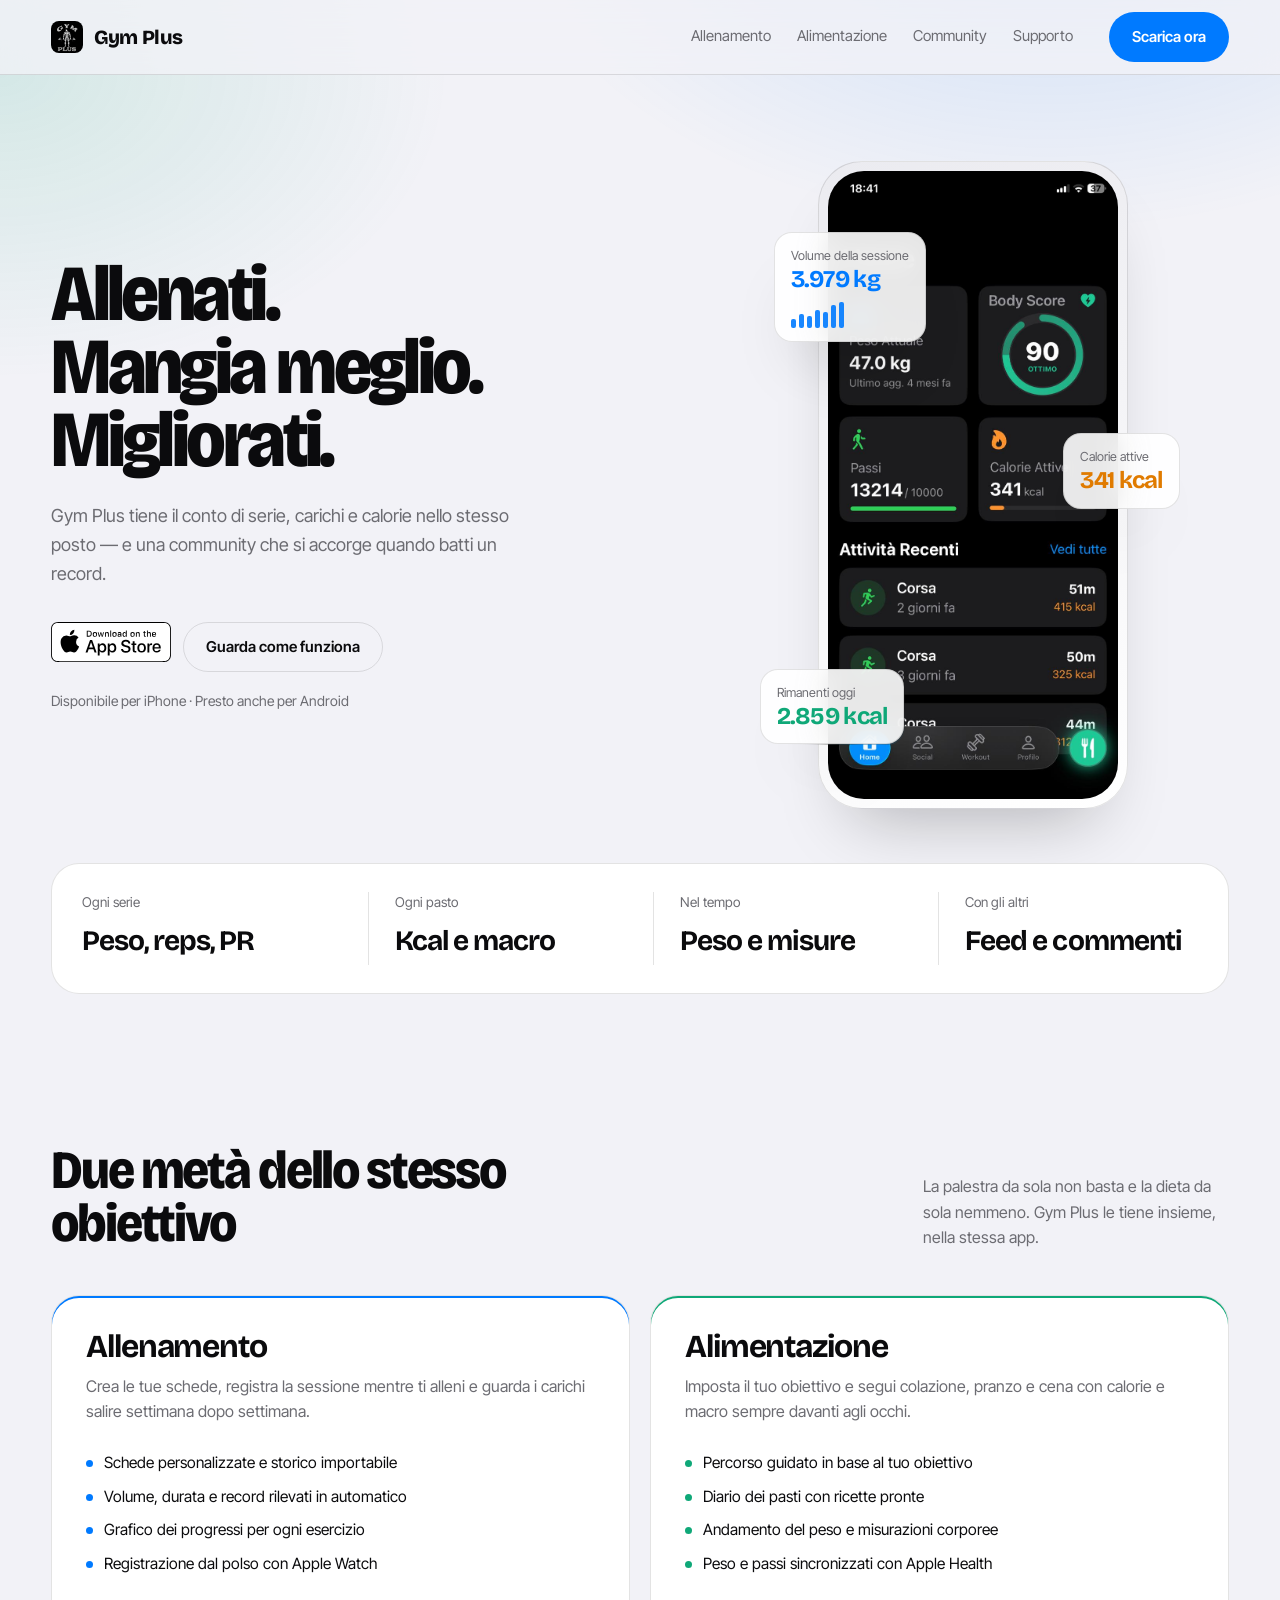
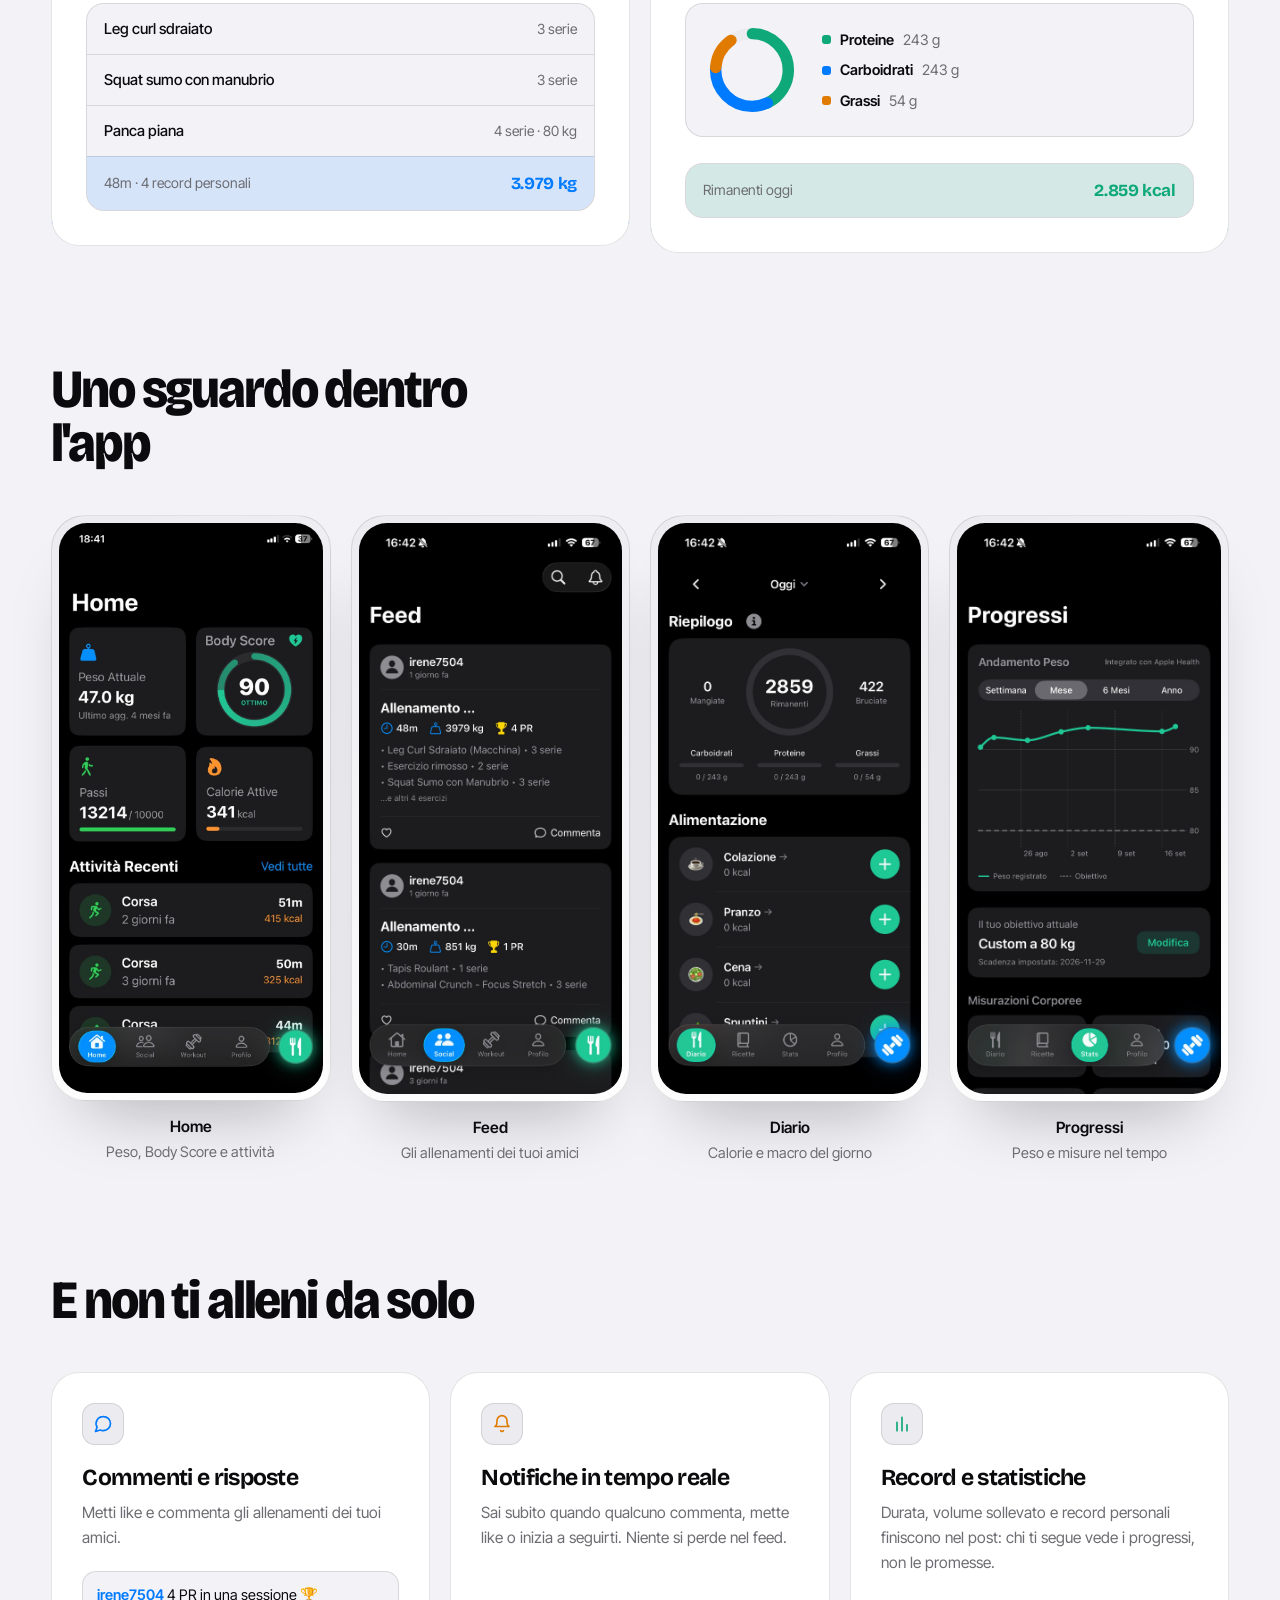
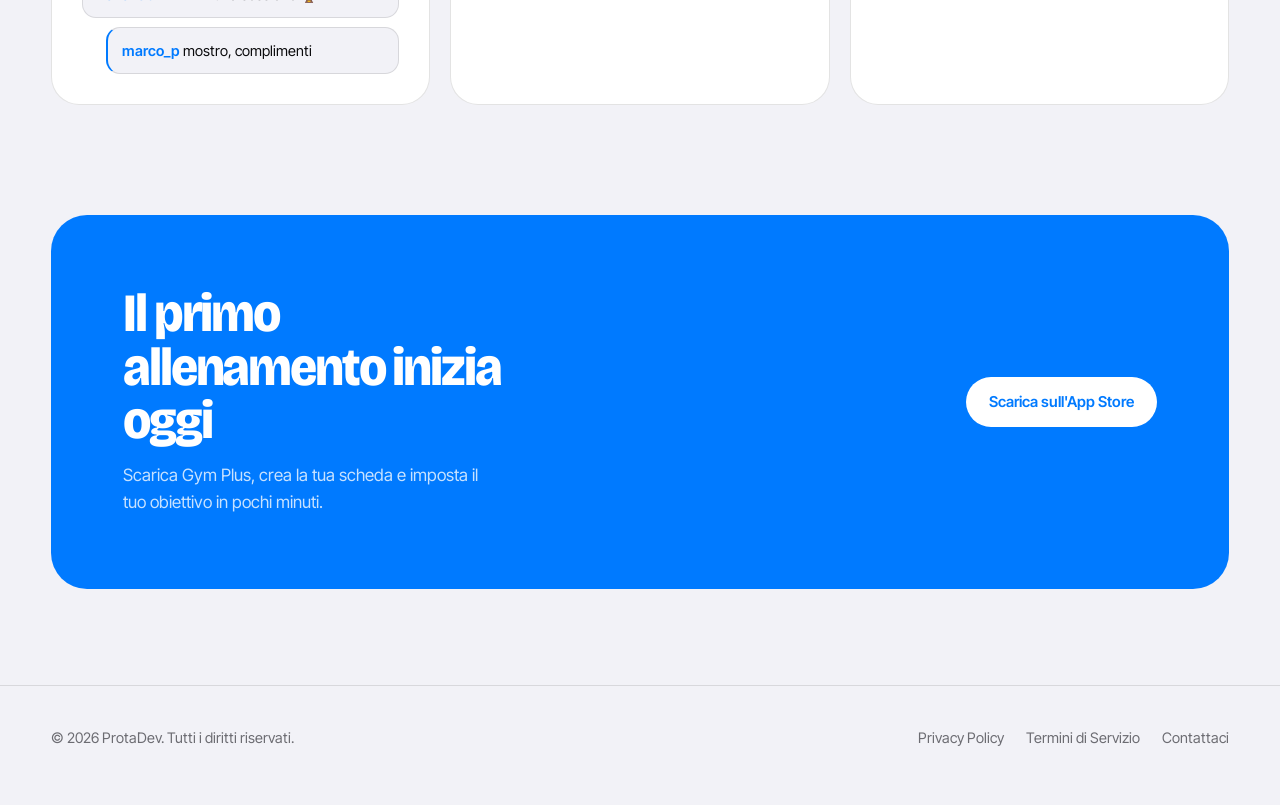
<file: gym_plus/app_landing.html>
<!DOCTYPE html>
<html lang="it">
<head>
<meta charset="utf-8">
<meta name="viewport" content="width=device-width, initial-scale=1">
<title>Gym Plus: Fitness Logbook — Allenamento e alimentazione</title>
<meta name="description" content="Gym Plus unisce il diario degli allenamenti, l'alimentazione e una community di atleti. Gratis su iPhone, iPad e Apple Watch.">
<meta name="color-scheme" content="dark light">
<link rel="stylesheet" href="./style/gym_plus_style.css">
<link rel="preconnect" href="https://fonts.googleapis.com">
<link rel="preconnect" href="https://fonts.gstatic.com" crossorigin>
<link href="https://fonts.googleapis.com/css2?family=Bricolage+Grotesque:opsz,wdth,wght@12..96,75..100,400;12..96,75..100,700;12..96,75..100,800&family=Inter+Tight:wght@400;500;600&display=swap" rel="stylesheet">
<script defer src="https://cdn.vercel-insights.com/v1/script.js"></script>
</head>
<body>

<nav class="nav">
  <div class="wrap nav-in">
    <a class="brand" href="#top">
      <img src="./images/icon_image.png" alt="Logo Gym Plus" style="width: 32px; height: 32px; border-radius: 8px; object-fit: cover;">
      Gym Plus
    </a>
    <div class="nav-links">
      <a href="#allenamento">Allenamento</a>
      <a href="#alimentazione">Alimentazione</a>
      <a href="#community">Community</a>
      <a href="mailto:support@protadev.com">Supporto</a>
    </div>
    <a class="btn btn-primary" href="https://apps.apple.com/it/app/gym-plus-fitness-logbook/id6766520098">Scarica ora</a>
  </div>
</nav>

<header class="hero" id="top">
  <div class="wrap">
    <div class="hero-grid">
      <div>
        <h1 class="rise"><span>Allenati.</span><span>Mangia meglio.</span><span>Migliorati.</span></h1>
        <p class="lede rise d1">Gym Plus tiene il conto di serie, carichi e calorie nello stesso posto — e una community che si accorge quando batti un record.</p>
        <div class="hero-cta rise d2">
          <a class="" href="https://apps.apple.com/it/app/gym-plus-fitness-logbook/id6766520098"><img src="../app_store_download_button_light.svg" alt="Disponibile sull'App Store"></a>
          <a class="btn btn-ghost" href="#allenamento">Guarda come funziona</a>
        </div>
        <p class="hero-note rise d3">Disponibile per iPhone · Presto anche per Android</p>
      </div>

      <div class="device rise d2">
        <div class="device-frame">
          <img src="./images/body_score.jpeg" alt="Schermata dell'app Gym Plus">
        </div>
        <div class="chip chip-a rise d3">
          <div class="k">Volume della sessione</div>
          <div class="v">3.979 kg</div>
          <div class="spark" aria-hidden="true">
            <i style="height:34%"></i><i style="height:52%"></i><i style="height:44%"></i>
            <i style="height:68%"></i><i style="height:60%"></i><i style="height:88%"></i><i style="height:100%"></i>
          </div>
        </div>
        <div class="chip chip-b rise d4">
          <div class="k">Calorie attive</div>
          <div class="v">341 kcal</div>
        </div>
        <div class="chip chip-c rise d4">
          <div class="k">Rimanenti oggi</div>
          <div class="v">2.859 kcal</div>
        </div>
      </div>
    </div>

    <dl class="strip rise d4">
      <div><dt>Ogni serie</dt><dd>Peso, reps, PR</dd></div>
      <div><dt>Ogni pasto</dt><dd>Kcal e macro</dd></div>
      <div><dt>Nel tempo</dt><dd>Peso e misure</dd></div>
      <div><dt>Con gli altri</dt><dd>Feed e commenti</dd></div>
    </dl>
  </div>
</header>

<main>

<section class="section" id="allenamento">
  <div class="wrap">
    <div class="sec-head">
      <h2>Due metà dello stesso obiettivo</h2>
      <p>La palestra da sola non basta e la dieta da sola nemmeno. Gym Plus le tiene insieme, nella stessa app.</p>
    </div>

    <div class="pillars">
      <article class="pillar p-train">
        <div>
          <h3>Allenamento</h3>
          <p>Crea le tue schede, registra la sessione mentre ti alleni e guarda i carichi salire settimana dopo settimana.</p>
        </div>
        <ul>
          <li><i class="tick"></i>Schede personalizzate e storico importabile</li>
          <li><i class="tick"></i>Volume, durata e record rilevati in automatico</li>
          <li><i class="tick"></i>Grafico dei progressi per ogni esercizio</li>
          <li><i class="tick"></i>Registrazione dal polso con Apple Watch</li>
        </ul>
        <div class="log log-train" aria-hidden="true">
          <div class="log-row"><b>Leg curl sdraiato</b><span>3 serie</span></div>
          <div class="log-row"><b>Squat sumo con manubrio</b><span>3 serie</span></div>
          <div class="log-row"><b>Panca piana</b><span>4 serie · 80 kg</span></div>
          <div class="log-foot"><span>48m · 4 record personali</span><b>3.979 kg</b></div>
        </div>
      </article>

      <article class="pillar p-food" id="alimentazione">
        <div>
          <h3>Alimentazione</h3>
          <p>Imposta il tuo obiettivo e segui colazione, pranzo e cena con calorie e macro sempre davanti agli occhi.</p>
        </div>
        <ul>
          <li><i class="tick"></i>Percorso guidato in base al tuo obiettivo</li>
          <li><i class="tick"></i>Diario dei pasti con ricette pronte</li>
          <li><i class="tick"></i>Andamento del peso e misurazioni corporee</li>
          <li><i class="tick"></i>Peso e passi sincronizzati con Apple Health</li>
        </ul>
        <div class="macro" aria-hidden="true">
          <svg width="96" height="96" viewBox="0 0 42 42">
            <circle cx="21" cy="21" r="15.9" fill="none" stroke="var(--surface-2)" stroke-width="5"/>
            <circle cx="21" cy="21" r="15.9" fill="none" stroke="var(--food)" stroke-width="5"
                    stroke-dasharray="43 57" stroke-dashoffset="25" stroke-linecap="round"/>
            <circle cx="21" cy="21" r="15.9" fill="none" stroke="var(--train)" stroke-width="5"
                    stroke-dasharray="33 67" stroke-dashoffset="-18" stroke-linecap="round"/>
            <circle cx="21" cy="21" r="15.9" fill="none" stroke="var(--energy)" stroke-width="5"
                    stroke-dasharray="14 86" stroke-dashoffset="-51" stroke-linecap="round"/>
          </svg>
          <div class="macro-legend">
            <span><i style="background:var(--food)"></i><b>Proteine</b> 243 g</span>
            <span><i style="background:var(--train)"></i><b>Carboidrati</b> 243 g</span>
            <span><i style="background:var(--energy)"></i><b>Grassi</b> 54 g</span>
          </div>
        </div>
        <div class="log log-food" aria-hidden="true">
          <div class="log-foot"><span>Rimanenti oggi</span><b>2.859 kcal</b></div>
        </div>
      </article>
    </div>
  </div>
</section>

<section class="section">
  <div class="wrap">
    <div class="sec-head">
      <h2>Uno sguardo dentro l'app</h2>
    </div>
    <div class="shots" id="galleria">
      <figure class="shot">
        <div class="device-frame"><img src="./images/body_score.jpeg" alt="Schermata Home con peso, Body Score, passi e calorie attive"></div>
        <figcaption><b>Home</b>Peso, Body Score e attività</figcaption>
      </figure>
      <figure class="shot">
        <div class="device-frame"><img src="./images/feed.jpeg" alt="Feed social con gli allenamenti degli amici"></div>
        <figcaption><b>Feed</b>Gli allenamenti dei tuoi amici</figcaption>
      </figure>
      <figure class="shot">
        <div class="device-frame"><img src="./images/diario.jpeg" alt="Diario alimentare con riepilogo calorie e macro"></div>
        <figcaption><b>Diario</b>Calorie e macro del giorno</figcaption>
      </figure>
      <figure class="shot">
        <div class="device-frame"><img src="./images/progressi.jpeg" alt="Grafico dell'andamento del peso e obiettivo"></div>
        <figcaption><b>Progressi</b>Peso e misure nel tempo</figcaption>
      </figure>
    </div>
  </div>
</section>

<section class="section" id="community">
  <div class="wrap">
    <div class="sec-head">
      <h2>E non ti alleni da solo</h2>
    </div>

    <div class="cards">
      <article class="card">
        <div class="icon">
          <svg viewBox="0 0 24 24" fill="none" stroke="var(--train)" stroke-width="2" stroke-linecap="round" stroke-linejoin="round" aria-hidden="true">
            <path d="M21 11.5a8.4 8.4 0 0 1-9 8.4 9 9 0 0 1-3.3-.7L3 21l1.9-5.2A8.4 8.4 0 0 1 12 3.1a8.4 8.4 0 0 1 9 8.4Z"/>
          </svg>
        </div>
        <h3>Commenti e risposte</h3>
        <p>Metti like e commenta gli allenamenti dei tuoi amici.</p>
        <div class="thread" aria-hidden="true">
          <div class="msg"><span class="who">irene7504</span> 4 PR in una sessione 🏆</div>
          <div class="msg reply"><span class="who">marco_p</span> mostro, complimenti</div>
        </div>
      </article>

      <article class="card">
        <div class="icon">
          <svg viewBox="0 0 24 24" fill="none" stroke="var(--energy)" stroke-width="2" stroke-linecap="round" stroke-linejoin="round" aria-hidden="true">
            <path d="M18 8a6 6 0 1 0-12 0c0 6-2.5 7-2.5 7h17S18 14 18 8Z"/><path d="M13.7 20a2 2 0 0 1-3.4 0"/>
          </svg>
        </div>
        <h3>Notifiche in tempo reale</h3>
        <p>Sai subito quando qualcuno commenta, mette like o inizia a seguirti. Niente si perde nel feed.</p>
      </article>

      <article class="card">
        <div class="icon">
          <svg viewBox="0 0 24 24" fill="none" stroke="var(--food)" stroke-width="2" stroke-linecap="round" stroke-linejoin="round" aria-hidden="true">
            <path d="M6 20V10M12 20V4M18 20v-7"/>
          </svg>
        </div>
        <h3>Record e statistiche</h3>
        <p>Durata, volume sollevato e record personali finiscono nel post: chi ti segue vede i progressi, non le promesse.</p>
      </article>
    </div>
  </div>
</section>

<section class="wrap">
  <div class="cta">
    <div>
      <h2>Il primo allenamento inizia oggi</h2>
      <p>Scarica Gym Plus, crea la tua scheda e imposta il tuo obiettivo in pochi minuti.</p>
    </div>
    <a class="btn btn-primary" href="https://apps.apple.com/it/app/gym-plus-fitness-logbook/id6766520098">Scarica sull'App Store</a>
  </div>
</section>
</main>

<footer>
  <div class="wrap foot-in">
    <span>© 2026 ProtaDev. Tutti i diritti riservati.</span>
    <div class="foot-links">
      <a href="./privacy_policy.html">Privacy Policy</a>
      <a href="./terms.html">Termini di Servizio</a>
      <a href="mailto:support@protadev.com">Contattaci</a>
    </div>
  </div>
</footer>
<!---
<script>
/* Se uno screenshot della galleria non è ancora stato caricato sul server,
   nasconde la sua scheda invece di mostrare l'icona di immagine rotta. */
document.querySelectorAll('.shot img').forEach(function (img) {
  img.addEventListener('error', function () {
    var fig = img.closest('.shot');
    if (fig) fig.style.display = 'none';
  });
});
</script>
-->
</body>
</html>
</file>
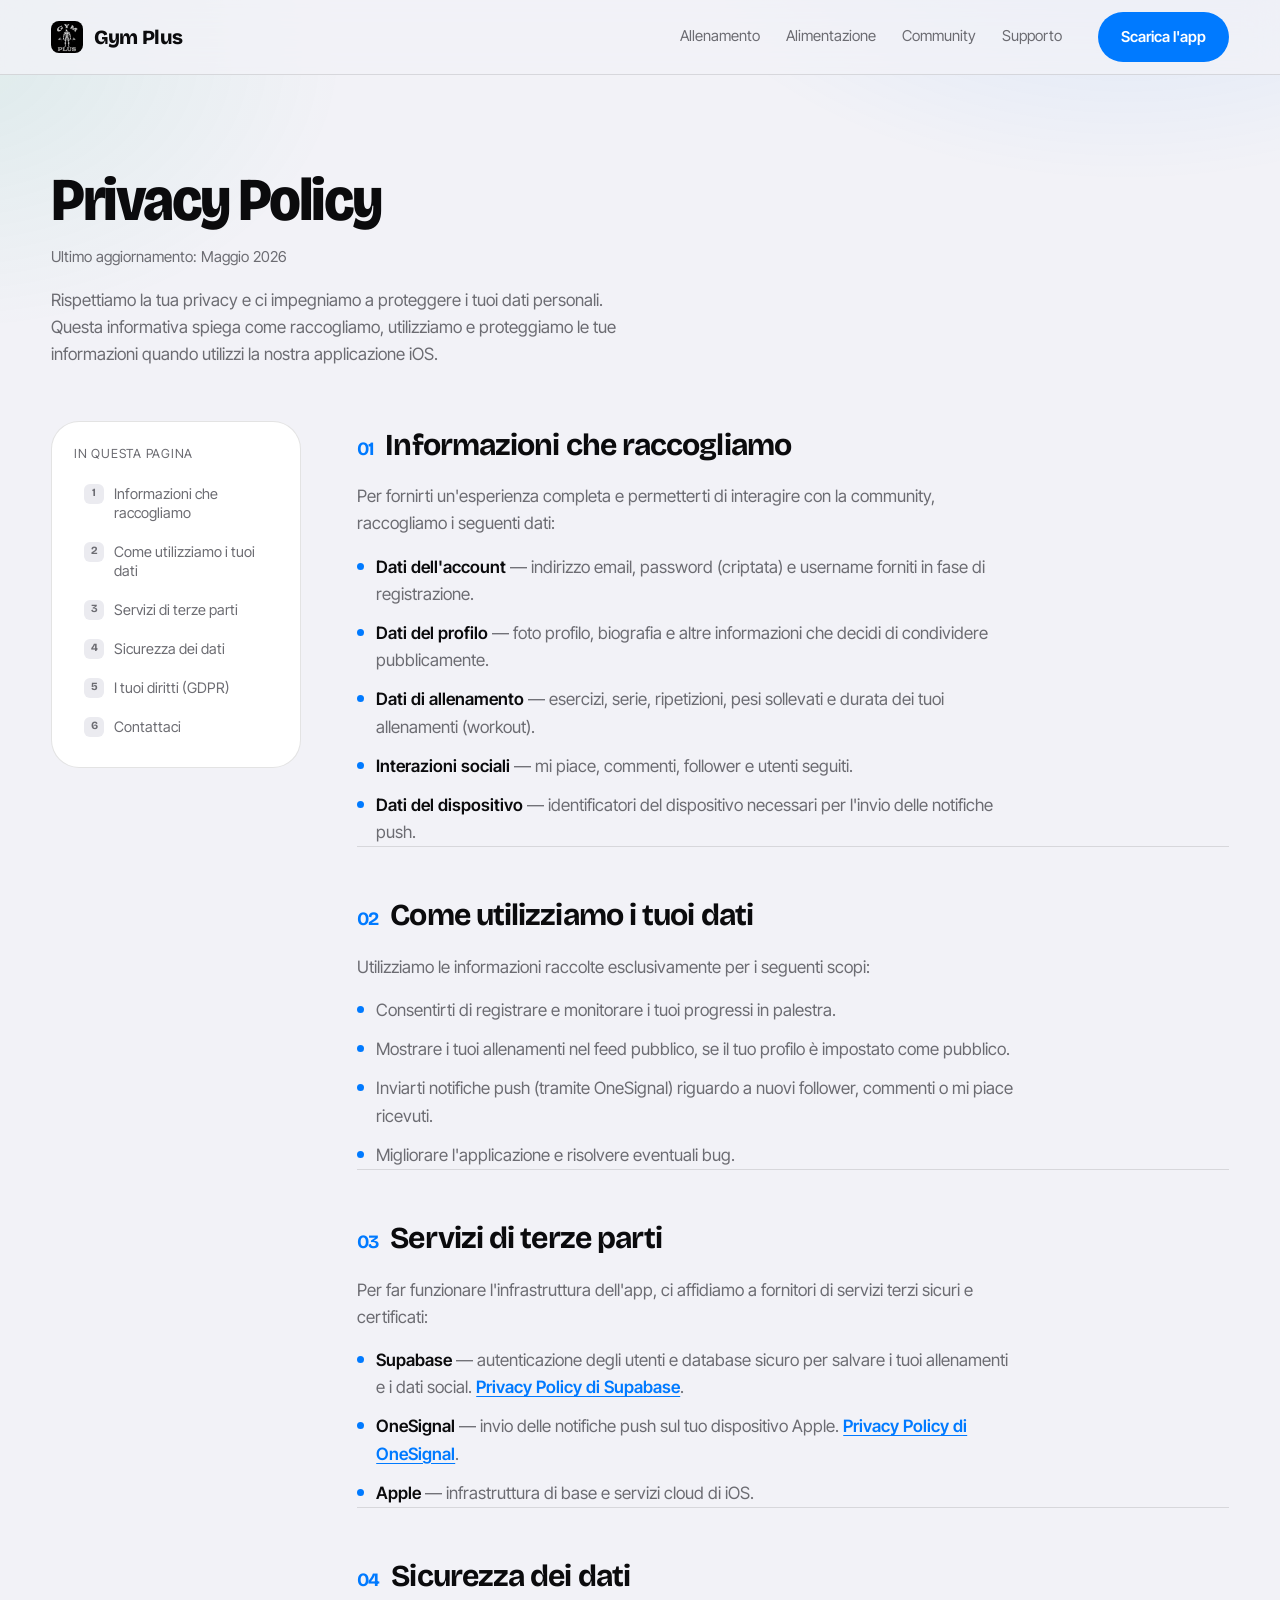
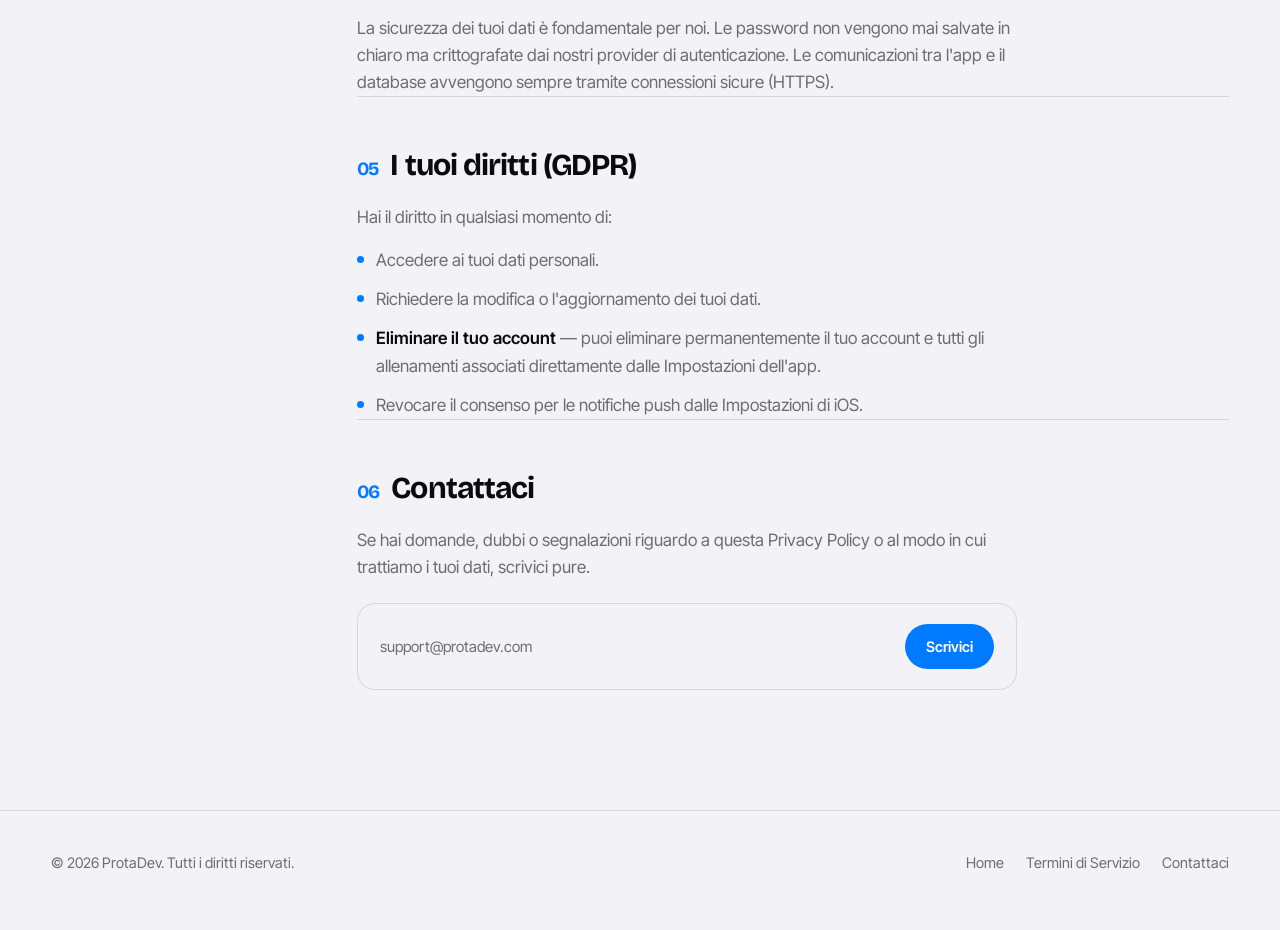
<file: gym_plus/privacy_policy.html>
<!DOCTYPE html>
<html lang="it">
<head>
<meta charset="utf-8">
<meta name="viewport" content="width=device-width, initial-scale=1">
<title>Privacy Policy — Gym Plus</title>
<meta name="description" content="Come Gym Plus raccoglie, usa e protegge i tuoi dati personali.">
<meta name="color-scheme" content="dark light">
<link rel="stylesheet" href="./style/gym_plus_style_legal.css">
<link rel="preconnect" href="https://fonts.googleapis.com">
<link rel="preconnect" href="https://fonts.gstatic.com" crossorigin>
<link href="https://fonts.googleapis.com/css2?family=Bricolage+Grotesque:opsz,wdth,wght@12..96,75..100,400;12..96,75..100,700;12..96,75..100,800&family=Inter+Tight:wght@400;500;600&display=swap" rel="stylesheet">
<script defer src="https://cdn.vercel-insights.com/v1/script.js"></script>

</head>
<body>

<nav class="nav">
  <div class="wrap nav-in">
    <a class="brand" href="app_landing.html">
      <img src="./images/icon_image.png" alt="Logo Gym Plus" style="width: 32px; height: 32px; border-radius: 8px; object-fit: cover;">
      Gym Plus
    </a>
    <div class="nav-links">
      <a href="app_landing.html#allenamento">Allenamento</a>
      <a href="app_landing.html#alimentazione">Alimentazione</a>
      <a href="app_landing.html#community">Community</a>
      <a href="mailto:support@protadev.com">Supporto</a>
    </div>
    <a class="btn btn-primary" href="https://apps.apple.com/it/app/gym-plus-fitness-logbook/id6766520098">Scarica l'app</a>
  </div>
</nav>

<header class="doc-hero">
  <div class="wrap">
    <h1>Privacy Policy</h1>
    <p class="last-updated">Ultimo aggiornamento: Maggio 2026</p>
    <p class="doc-lede">Rispettiamo la tua privacy e ci impegniamo a proteggere i tuoi dati personali. Questa informativa spiega come raccogliamo, utilizziamo e proteggiamo le tue informazioni quando utilizzi la nostra applicazione iOS.</p>
  </div>
</header>

<div class="wrap doc-layout">
  <aside class="toc" aria-label="Indice">
    <div class="toc-label">In questa pagina</div>
    <ol>
      <li><a href="#info-raccolte">Informazioni che raccogliamo</a></li>
      <li><a href="#uso-dati">Come utilizziamo i tuoi dati</a></li>
      <li><a href="#terze-parti">Servizi di terze parti</a></li>
      <li><a href="#sicurezza">Sicurezza dei dati</a></li>
      <li><a href="#diritti">I tuoi diritti (GDPR)</a></li>
      <li><a href="#contatti">Contattaci</a></li>
    </ol>
  </aside>

  <div class="doc-body">
    <section id="info-raccolte">
      <h2><span class="num">01</span> Informazioni che raccogliamo</h2>
      <p>Per fornirti un'esperienza completa e permetterti di interagire con la community, raccogliamo i seguenti dati:</p>
      <ul>
        <li><span class="dot"></span><span><strong>Dati dell'account</strong> — indirizzo email, password (criptata) e username forniti in fase di registrazione.</span></li>
        <li><span class="dot"></span><span><strong>Dati del profilo</strong> — foto profilo, biografia e altre informazioni che decidi di condividere pubblicamente.</span></li>
        <li><span class="dot"></span><span><strong>Dati di allenamento</strong> — esercizi, serie, ripetizioni, pesi sollevati e durata dei tuoi allenamenti (workout).</span></li>
        <li><span class="dot"></span><span><strong>Interazioni sociali</strong> — mi piace, commenti, follower e utenti seguiti.</span></li>
        <li><span class="dot"></span><span><strong>Dati del dispositivo</strong> — identificatori del dispositivo necessari per l'invio delle notifiche push.</span></li>
      </ul>
    </section>

    <section id="uso-dati">
      <h2><span class="num">02</span> Come utilizziamo i tuoi dati</h2>
      <p>Utilizziamo le informazioni raccolte esclusivamente per i seguenti scopi:</p>
      <ul>
        <li><span class="dot"></span><span>Consentirti di registrare e monitorare i tuoi progressi in palestra.</span></li>
        <li><span class="dot"></span><span>Mostrare i tuoi allenamenti nel feed pubblico, se il tuo profilo è impostato come pubblico.</span></li>
        <li><span class="dot"></span><span>Inviarti notifiche push (tramite OneSignal) riguardo a nuovi follower, commenti o mi piace ricevuti.</span></li>
        <li><span class="dot"></span><span>Migliorare l'applicazione e risolvere eventuali bug.</span></li>
      </ul>
    </section>

    <section id="terze-parti">
      <h2><span class="num">03</span> Servizi di terze parti</h2>
      <p>Per far funzionare l'infrastruttura dell'app, ci affidiamo a fornitori di servizi terzi sicuri e certificati:</p>
      <ul>
        <li><span class="dot"></span><span><strong>Supabase</strong> — autenticazione degli utenti e database sicuro per salvare i tuoi allenamenti e i dati social. <a class="link" href="https://supabase.com/privacy" target="_blank" rel="noopener">Privacy Policy di Supabase</a>.</span></li>
        <li><span class="dot"></span><span><strong>OneSignal</strong> — invio delle notifiche push sul tuo dispositivo Apple. <a class="link" href="https://onesignal.com/privacy_policy" target="_blank" rel="noopener">Privacy Policy di OneSignal</a>.</span></li>
        <li><span class="dot"></span><span><strong>Apple</strong> — infrastruttura di base e servizi cloud di iOS.</span></li>
      </ul>
    </section>

    <section id="sicurezza">
      <h2><span class="num">04</span> Sicurezza dei dati</h2>
      <p>La sicurezza dei tuoi dati è fondamentale per noi. Le password non vengono mai salvate in chiaro ma crittografate dai nostri provider di autenticazione. Le comunicazioni tra l'app e il database avvengono sempre tramite connessioni sicure (HTTPS).</p>
    </section>

    <section id="diritti">
      <h2><span class="num">05</span> I tuoi diritti (GDPR)</h2>
      <p>Hai il diritto in qualsiasi momento di:</p>
      <ul>
        <li><span class="dot"></span><span>Accedere ai tuoi dati personali.</span></li>
        <li><span class="dot"></span><span>Richiedere la modifica o l'aggiornamento dei tuoi dati.</span></li>
        <li><span class="dot"></span><span><strong>Eliminare il tuo account</strong> — puoi eliminare permanentemente il tuo account e tutti gli allenamenti associati direttamente dalle Impostazioni dell'app.</span></li>
        <li><span class="dot"></span><span>Revocare il consenso per le notifiche push dalle Impostazioni di iOS.</span></li>
      </ul>
    </section>

    <section id="contatti">
      <h2><span class="num">06</span> Contattaci</h2>
      <p>Se hai domande, dubbi o segnalazioni riguardo a questa Privacy Policy o al modo in cui trattiamo i tuoi dati, scrivici pure.</p>
      <div class="contact-card">
        <span>support@protadev.com</span>
        <a class="btn btn-primary" href="mailto:support@protadev.com">Scrivici</a>
      </div>
    </section>
  </div>
</div>

<footer>
  <div class="wrap foot-in">
    <span>© 2026 ProtaDev. Tutti i diritti riservati.</span>
    <div class="foot-links">
      <a href="app_landing.html">Home</a>
      <a href="terms.html">Termini di Servizio</a>
      <a href="mailto:support@protadev.com">Contattaci</a>
    </div>
  </div>
</footer>

</body>
</html>
</file>
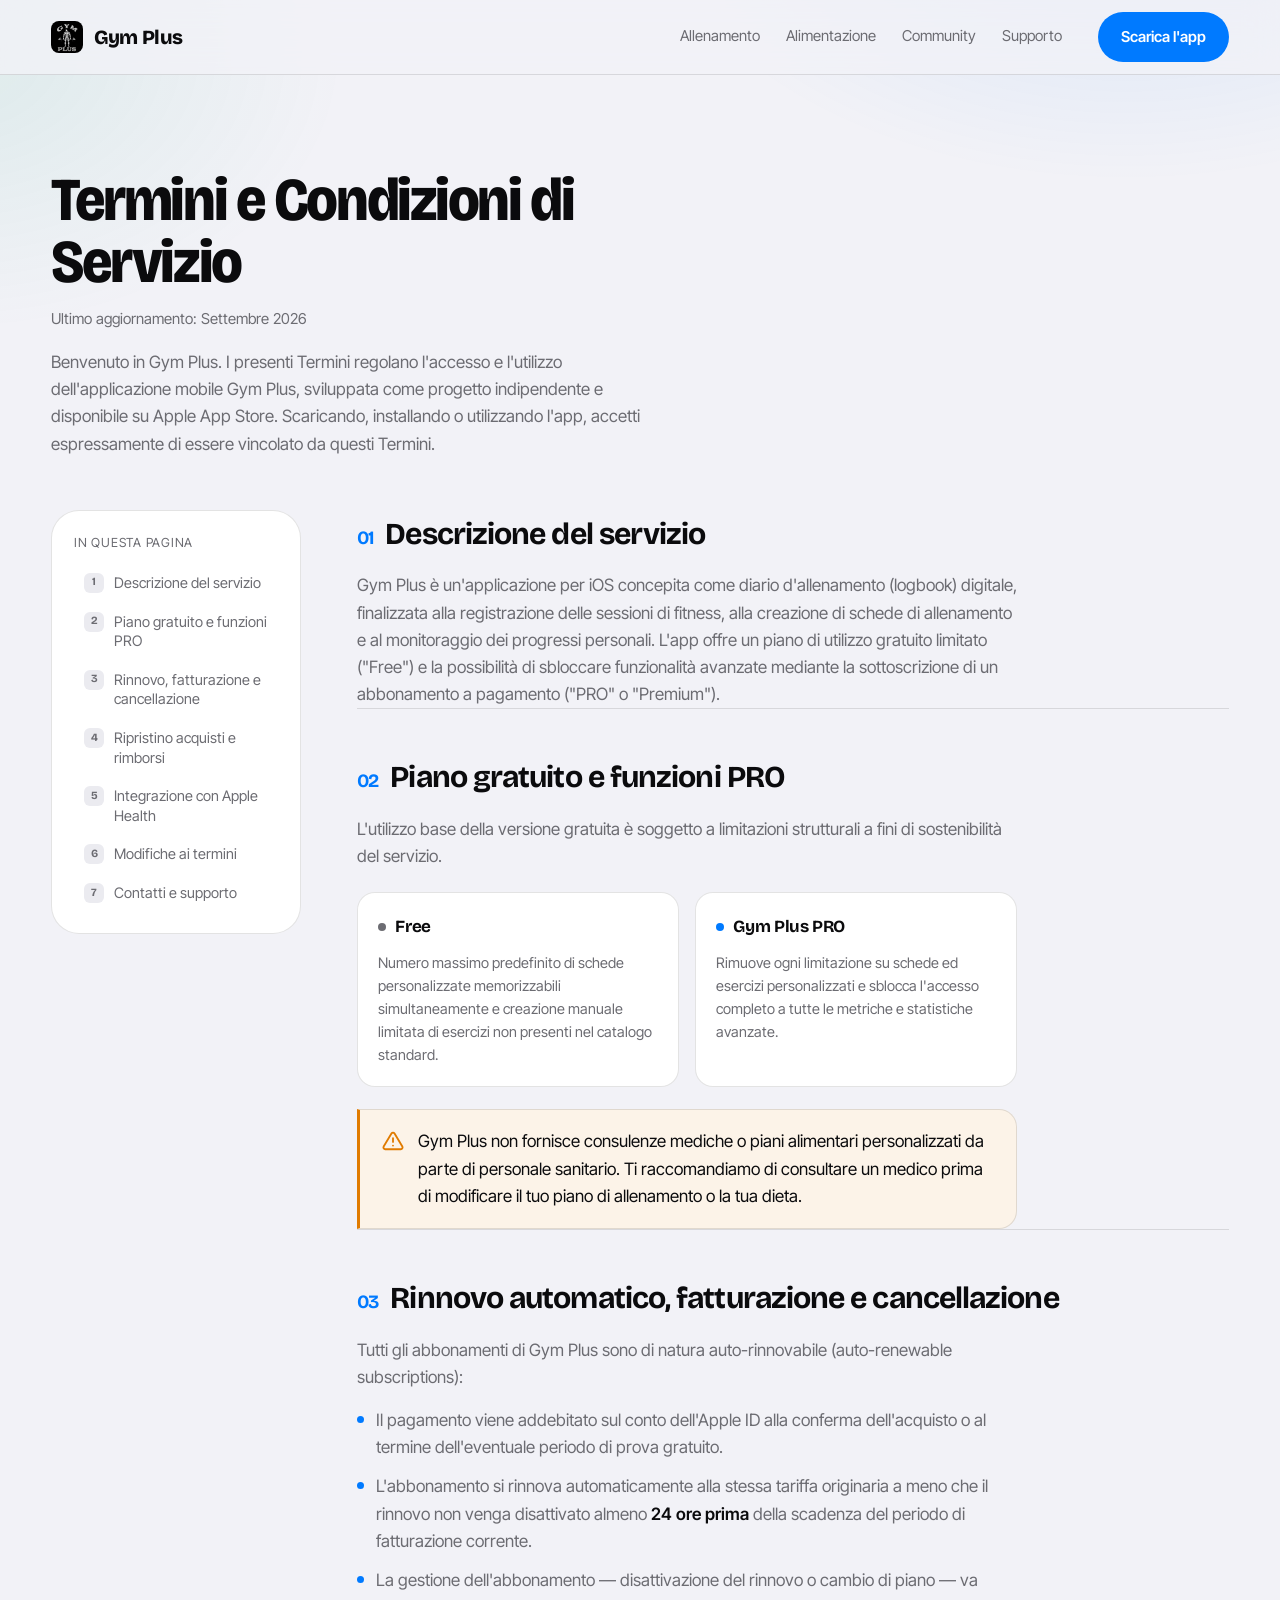
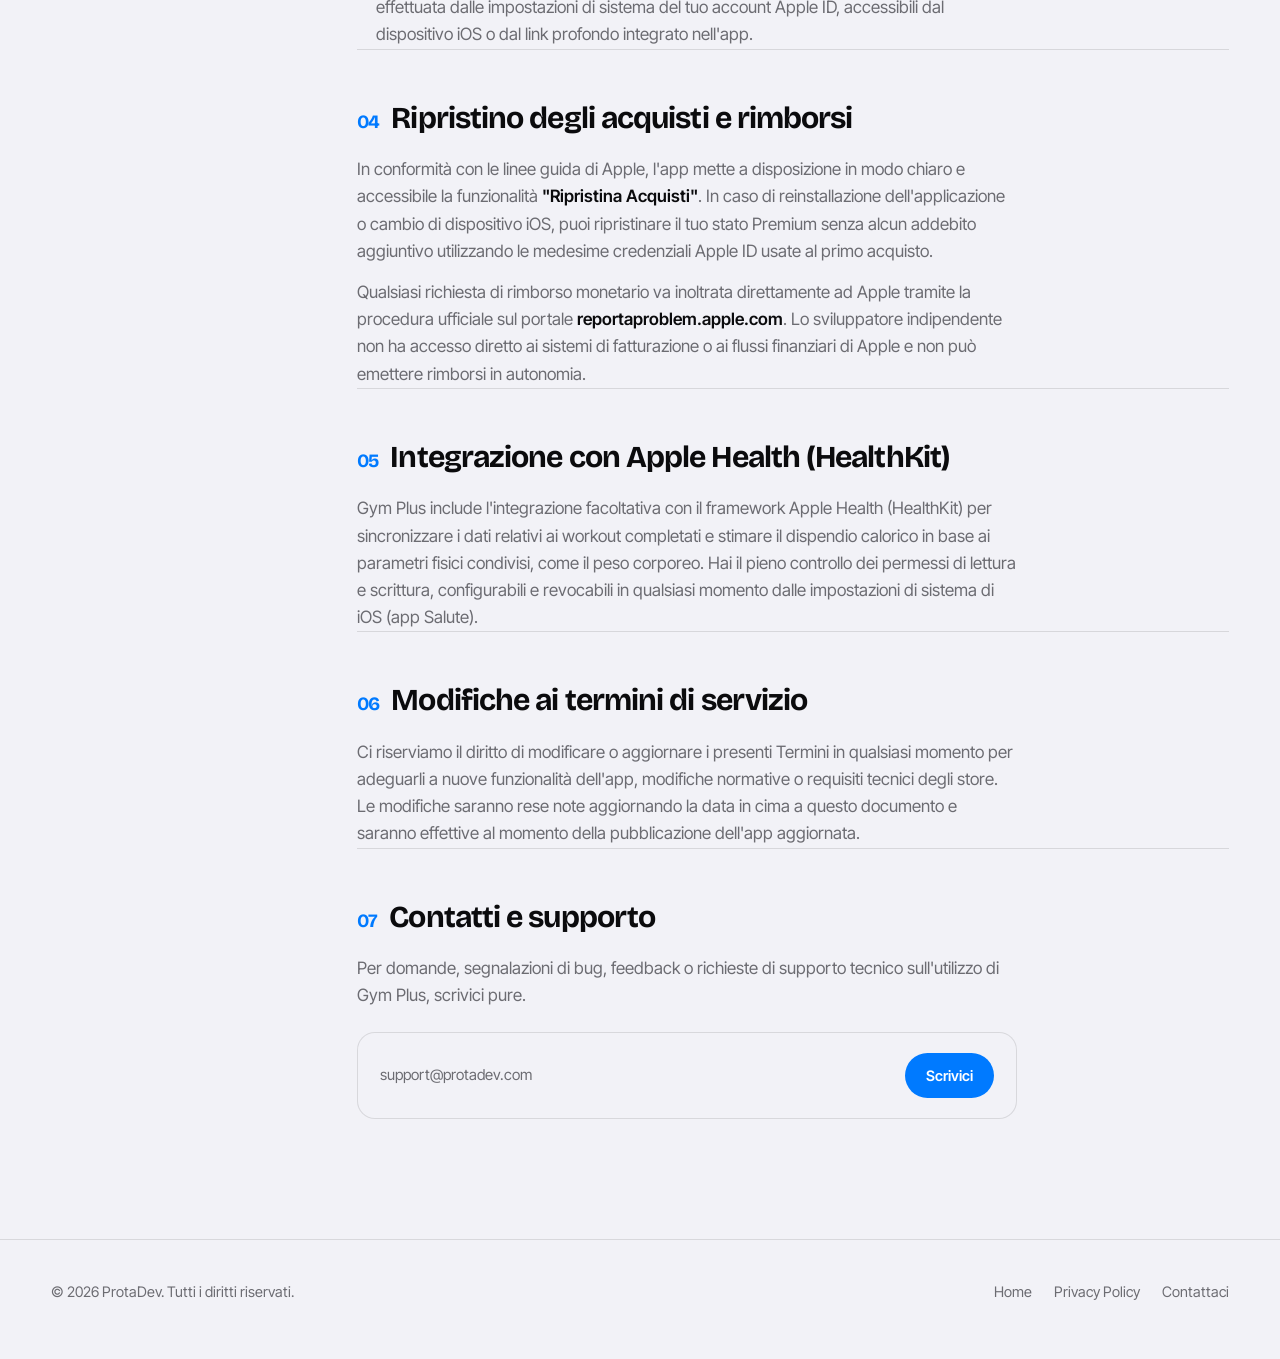
<file: gym_plus/terms.html>
<!DOCTYPE html>
<html lang="it">
<head>
<meta charset="utf-8">
<meta name="viewport" content="width=device-width, initial-scale=1">
<title>Termini e Condizioni — Gym Plus</title>
<meta name="description" content="Termini e condizioni di servizio dell'applicazione Gym Plus.">
<meta name="color-scheme" content="dark light">
<link rel="stylesheet" href="./style/gym_plus_style_legal.css">
<link rel="preconnect" href="https://fonts.googleapis.com">
<link rel="preconnect" href="https://fonts.gstatic.com" crossorigin>
<link href="https://fonts.googleapis.com/css2?family=Bricolage+Grotesque:opsz,wdth,wght@12..96,75..100,400;12..96,75..100,700;12..96,75..100,800&family=Inter+Tight:wght@400;500;600&display=swap" rel="stylesheet">
<script defer src="https://cdn.vercel-insights.com/v1/script.js"></script>

</head>
<body>

<nav class="nav">
  <div class="wrap nav-in">
    <a class="brand" href="app_landing.html">
      <img src="./images/icon_image.png" alt="Logo Gym Plus" style="width: 32px; height: 32px; border-radius: 8px; object-fit: cover;">
      Gym Plus
    </a>
    <div class="nav-links">
      <a href="app_landing.html#allenamento">Allenamento</a>
      <a href="app_landing.html#alimentazione">Alimentazione</a>
      <a href="app_landing.html#community">Community</a>
      <a href="mailto:support@protadev.com">Supporto</a>
    </div>
    <a class="btn btn-primary" href="https://apps.apple.com/it/app/gym-plus-fitness-logbook/id6766520098">Scarica l'app</a>
  </div>
</nav>

<header class="doc-hero">
  <div class="wrap">
    <h1>Termini e Condizioni di Servizio</h1>
    <p class="last-updated">Ultimo aggiornamento: Settembre 2026</p>
    <p class="doc-lede">Benvenuto in Gym Plus. I presenti Termini regolano l'accesso e l'utilizzo dell'applicazione mobile Gym Plus, sviluppata come progetto indipendente e disponibile su Apple App Store. Scaricando, installando o utilizzando l'app, accetti espressamente di essere vincolato da questi Termini.</p>
  </div>
</header>

<div class="wrap doc-layout">
  <aside class="toc" aria-label="Indice">
    <div class="toc-label">In questa pagina</div>
    <ol>
      <li><a href="#descrizione">Descrizione del servizio</a></li>
      <li><a href="#piani">Piano gratuito e funzioni PRO</a></li>
      <li><a href="#fatturazione">Rinnovo, fatturazione e cancellazione</a></li>
      <li><a href="#rimborsi">Ripristino acquisti e rimborsi</a></li>
      <li><a href="#health">Integrazione con Apple Health</a></li>
      <li><a href="#modifiche">Modifiche ai termini</a></li>
      <li><a href="#contatti">Contatti e supporto</a></li>
    </ol>
  </aside>

  <div class="doc-body">
    <section id="descrizione">
      <h2><span class="num">01</span> Descrizione del servizio</h2>
      <p>Gym Plus è un'applicazione per iOS concepita come diario d'allenamento (logbook) digitale, finalizzata alla registrazione delle sessioni di fitness, alla creazione di schede di allenamento e al monitoraggio dei progressi personali. L'app offre un piano di utilizzo gratuito limitato ("Free") e la possibilità di sbloccare funzionalità avanzate mediante la sottoscrizione di un abbonamento a pagamento ("PRO" o "Premium").</p>
    </section>

    <section id="piani">
      <h2><span class="num">02</span> Piano gratuito e funzioni PRO</h2>
      <p>L'utilizzo base della versione gratuita è soggetto a limitazioni strutturali a fini di sostenibilità del servizio.</p>
      <div class="plan-compare">
        <div class="plan plan-free">
          <h3><i></i>Free</h3>
          <p>Numero massimo predefinito di schede personalizzate memorizzabili simultaneamente e creazione manuale limitata di esercizi non presenti nel catalogo standard.</p>
        </div>
        <div class="plan plan-pro">
          <h3><i></i>Gym Plus PRO</h3>
          <p>Rimuove ogni limitazione su schede ed esercizi personalizzati e sblocca l'accesso completo a tutte le metriche e statistiche avanzate.</p>
        </div>
      </div>
      <div class="callout">
        <svg viewBox="0 0 24 24" fill="none" stroke="var(--energy)" stroke-width="2" stroke-linecap="round" stroke-linejoin="round" aria-hidden="true"><path d="M12 9v4M12 17h.01"/><path d="M10.3 3.9 1.8 18a2 2 0 0 0 1.7 3h17a2 2 0 0 0 1.7-3L13.7 3.9a2 2 0 0 0-3.4 0Z"/></svg>
        <p>Gym Plus non fornisce consulenze mediche o piani alimentari personalizzati da parte di personale sanitario. Ti raccomandiamo di consultare un medico prima di modificare il tuo piano di allenamento o la tua dieta.</p>
      </div>
    </section>

    <section id="fatturazione">
      <h2><span class="num">03</span> Rinnovo automatico, fatturazione e cancellazione</h2>
      <p>Tutti gli abbonamenti di Gym Plus sono di natura auto-rinnovabile (auto-renewable subscriptions):</p>
      <ul>
        <li><span class="dot"></span><span>Il pagamento viene addebitato sul conto dell'Apple ID alla conferma dell'acquisto o al termine dell'eventuale periodo di prova gratuito.</span></li>
        <li><span class="dot"></span><span>L'abbonamento si rinnova automaticamente alla stessa tariffa originaria a meno che il rinnovo non venga disattivato almeno <strong>24 ore prima</strong> della scadenza del periodo di fatturazione corrente.</span></li>
        <li><span class="dot"></span><span>La gestione dell'abbonamento — disattivazione del rinnovo o cambio di piano — va effettuata dalle impostazioni di sistema del tuo account Apple ID, accessibili dal dispositivo iOS o dal link profondo integrato nell'app.</span></li>
      </ul>
    </section>

    <section id="rimborsi">
      <h2><span class="num">04</span> Ripristino degli acquisti e rimborsi</h2>
      <p>In conformità con le linee guida di Apple, l'app mette a disposizione in modo chiaro e accessibile la funzionalità <strong>"Ripristina Acquisti"</strong>. In caso di reinstallazione dell'applicazione o cambio di dispositivo iOS, puoi ripristinare il tuo stato Premium senza alcun addebito aggiuntivo utilizzando le medesime credenziali Apple ID usate al primo acquisto.</p>
      <p>Qualsiasi richiesta di rimborso monetario va inoltrata direttamente ad Apple tramite la procedura ufficiale sul portale <em>reportaproblem.apple.com</em>. Lo sviluppatore indipendente non ha accesso diretto ai sistemi di fatturazione o ai flussi finanziari di Apple e non può emettere rimborsi in autonomia.</p>
    </section>

    <section id="health">
      <h2><span class="num">05</span> Integrazione con Apple Health (HealthKit)</h2>
      <p>Gym Plus include l'integrazione facoltativa con il framework Apple Health (HealthKit) per sincronizzare i dati relativi ai workout completati e stimare il dispendio calorico in base ai parametri fisici condivisi, come il peso corporeo. Hai il pieno controllo dei permessi di lettura e scrittura, configurabili e revocabili in qualsiasi momento dalle impostazioni di sistema di iOS (app Salute).</p>
    </section>

    <section id="modifiche">
      <h2><span class="num">06</span> Modifiche ai termini di servizio</h2>
      <p>Ci riserviamo il diritto di modificare o aggiornare i presenti Termini in qualsiasi momento per adeguarli a nuove funzionalità dell'app, modifiche normative o requisiti tecnici degli store. Le modifiche saranno rese note aggiornando la data in cima a questo documento e saranno effettive al momento della pubblicazione dell'app aggiornata.</p>
    </section>

    <section id="contatti">
      <h2><span class="num">07</span> Contatti e supporto</h2>
      <p>Per domande, segnalazioni di bug, feedback o richieste di supporto tecnico sull'utilizzo di Gym Plus, scrivici pure.</p>
      <div class="contact-card">
        <span>support@protadev.com</span>
        <a class="btn btn-primary" href="mailto:support@protadev.com">Scrivici</a>
      </div>
    </section>
  </div>
</div>

<footer>
  <div class="wrap foot-in">
    <span>© 2026 ProtaDev. Tutti i diritti riservati.</span>
    <div class="foot-links">
      <a href="app_landing.html">Home</a>
      <a href="privacy_policy.html">Privacy Policy</a>
      <a href="mailto:support@protadev.com">Contattaci</a>
    </div>
  </div>
</footer>

</body>
</html>
</file>
<file: styles.css>
:root{
  --ink:#15201c;
  --muted:#65716a;
  --bg:#f7f8f5;
  --paper:#fff;
  --line:#e0e6de;
  --deep:#101816;
  --deep-soft:#1c2b25;
  --lime:#d4fc91;
  --lime-dark:#bddc78;
  --radius:20px;
}
*,*::before,*::after{box-sizing:border-box}
html{scroll-behavior:smooth;scroll-padding-top:100px}
body{margin:0;background:var(--bg);color:var(--ink);font:400 16px/1.7 'DM Sans',system-ui,-apple-system,sans-serif;-webkit-font-smoothing:antialiased}
h1,h2,h3,h4,p{margin-top:0}
h1,h2,h3,h4{font-family:'Space Grotesk',system-ui,sans-serif;line-height:1.14;letter-spacing:-.06em}
a{color:inherit;text-decoration:none}
button,a{-webkit-tap-highlight-color:transparent}
img{display:block;max-width:100%}
a:focus-visible{outline:3px solid #b1db67;outline-offset:4px;border-radius:5px}
.container{width:min(1176px,calc(100% - 72px));margin-inline:auto}
.skip-link{position:fixed;top:-70px;left:15px;background:var(--lime);color:var(--deep);padding:10px 16px;border-radius:8px;z-index:300;font-weight:700}
.skip-link:focus{top:15px}
.site-header{position:sticky;top:0;z-index:80;background:rgba(16,24,22,.97);border-bottom:1px solid rgba(232,252,218,.1);backdrop-filter:blur(18px);-webkit-backdrop-filter:blur(18px);color:#fff}
.nav-inner{min-height:80px;display:flex;align-items:center;justify-content:space-between;gap:30px}
.brand{font:700 21px/1 'Space Grotesk',system-ui,sans-serif;display:inline-flex;align-items:center;gap:12px;white-space:nowrap;letter-spacing:-.055em}
.brand-icon{display:grid;place-items:center;width:39px;height:39px;border:1px solid #637563;border-radius:10px;color:var(--lime);font:700 15px/1 'Space Grotesk',system-ui,sans-serif;letter-spacing:-.08em}
.brand-emphasis{color:var(--lime)}
.brand-point{color:#fff}
.primary-nav{display:flex;align-items:center;gap:36px;margin-left:auto}
.primary-nav a{font-size:13px;font-weight:700;color:#c0cec4;transition:color .2s}
.primary-nav a:hover{color:var(--lime)}
.nav-cta{display:inline-flex;gap:21px;align-items:center;justify-content:center;color:var(--deep);background:var(--lime);padding:10px 17px;border-radius:9px;font-size:13px;font-weight:800;transition:background .2s,transform .2s;white-space:nowrap}
.nav-cta:hover,.button-lime:hover{background:#ebffcb;transform:translateY(-2px)}
.hero{background:var(--deep);color:white;overflow:hidden}
.hero-grid{min-height:655px;display:grid;grid-template-columns:minmax(0,1.05fr) minmax(360px,.95fr);align-items:center;gap:62px;padding-block:84px 90px}
.hero-copy{min-width:0;position:relative;z-index:1}
.eyebrow,.section-index,.product-category{font-size:11px;font-weight:800;letter-spacing:.16em;text-transform:uppercase}
.eyebrow{display:flex;align-items:center;gap:12px;color:#b7e2b1;margin-bottom:28px}
.status-light{display:block;width:8px;height:8px;background:var(--lime);border-radius:50%;box-shadow:0 0 0 5px rgba(212,252,145,.12)}
.hero h1{font-size:clamp(48px,5.4vw,78px);line-height:1.08;letter-spacing:-.078em;font-weight:700;margin-bottom:27px}
.hero h1 span{color:var(--lime)}
.hero-subtitle{max-width:525px;color:#b5c3b9;font-size:18px;line-height:1.9;margin-bottom:35px}
.hero-actions{display:flex;gap:12px;flex-wrap:wrap}
.button{display:inline-flex;align-items:center;justify-content:center;gap:25px;min-height:51px;border-radius:9px;padding:12px 19px;font-size:13px;font-weight:800;line-height:1.3;transition:background .2s,transform .2s,border-color .2s}
.button:hover{transform:translateY(-2px)}
.button-lime{background:var(--lime);color:var(--deep);border:1px solid var(--lime)}
.button-outline{border:1px solid #54655a;color:#ecf4e8}
.button-outline:hover{border-color:#b0c8b3;background:#26352d}
.hero-meta{display:flex;gap:15px;align-items:center;flex-wrap:wrap;margin-top:40px;font-size:11px;font-weight:700;color:#899d91;letter-spacing:.03em}
.hero-meta i{width:3px;height:3px;border-radius:50%;background:#6b8677}
.hero-showcase{height:490px;position:relative;isolation:isolate;overflow:hidden;border:1px solid #3c5547;border-radius:23px;background:radial-gradient(circle at 46% 30%,#36513b 0,#273b2e 31%,#1a2922 75%);box-shadow:0 32px 70px rgba(0,0,0,.13)}
.showcase-grid{position:absolute;inset:0;background-image:linear-gradient(rgba(217,255,206,.055) 1px,transparent 1px),linear-gradient(90deg,rgba(217,255,206,.055) 1px,transparent 1px);background-size:38px 38px;mask-image:linear-gradient(90deg,transparent 1%,black 50%,transparent 100%);pointer-events:none}
.showcase-label{position:absolute;left:23px;top:22px;color:#b0c8b0;font-size:10px;font-weight:800;letter-spacing:.17em;z-index:2}
.showcase-phone{position:absolute;left:50%;bottom:-76px;width:234px;height:437px;transform:translateX(-50%) rotate(-7deg);border:8px solid #0b1410;border-radius:39px;background:#e6ebec;box-shadow:15px 28px 45px rgba(0,0,0,.25);overflow:hidden;z-index:1}
.showcase-speaker{position:absolute;top:10px;left:50%;transform:translateX(-50%);width:70px;height:15px;border-radius:12px;background:#0b1410;z-index:2}
.showcase-phone img{height:100%;width:100%;object-fit:cover;object-position:center top}
.floating-tile{position:absolute;display:flex;align-items:center;gap:11px;padding:12px 13px;color:#193120;background:rgba(255,255,255,.96);border:1px solid rgba(255,255,255,.65);border-radius:13px;box-shadow:0 20px 35px rgba(0,0,0,.16);z-index:3}
.floating-tile img{width:43px;height:43px;object-fit:cover;border-radius:9px;flex:none}
.floating-tile span:not(.floating-tile-arrow){display:flex;flex-direction:column;line-height:1.25;gap:5px}
.floating-tile strong{font-size:12px}
.floating-tile small{font-size:10px;color:#6e7b70;white-space:nowrap}
.floating-tile-arrow{align-self:flex-start;color:#7c927c}
.floating-gym{left:18px;top:110px;transform:rotate(-5deg)}
.floating-fisio{right:13px;top:240px;transform:rotate(4deg)}
.showcase-footer{position:absolute;bottom:19px;left:24px;right:22px;z-index:3;display:flex;align-items:center;justify-content:space-between;color:#a3b5a5;font-size:9px;letter-spacing:.16em;font-weight:700}
.showcase-footer span:last-child{color:var(--lime);font-size:24px}
.marquee-bar{background:var(--lime);color:#1d3424}
.marquee-inner{min-height:61px;display:flex;align-items:center;justify-content:space-between;gap:15px;font-size:10px;font-weight:800;letter-spacing:.15em}
.marquee-inner>span:nth-child(even){font-size:16px;letter-spacing:normal}
.section{padding-block:105px 110px}
.section-intro{display:grid;grid-template-columns:minmax(0,1fr) minmax(280px,.74fr);align-items:end;gap:65px;margin-bottom:44px}
.section-index{color:#577466;margin:0 0 19px}
.section-intro h2,.about-copy h2,.contact-grid h2{font-size:clamp(38px,4.2vw,59px);line-height:1.12;font-weight:700;letter-spacing:-.07em;margin:0}
.section-intro h2 span,.about-copy h2 span{color:#6d8676}
.section-intro>p{max-width:395px;justify-self:end;font-size:15px;color:var(--muted);line-height:1.85;margin:0 0 5px}
.projects-section{background:var(--bg)}
.product-grid{display:grid;grid-template-columns:repeat(2,minmax(0,1fr));gap:23px}
.product-card{min-width:0;border:1px solid var(--line);border-radius:var(--radius);background:var(--paper);overflow:hidden;display:flex;flex-direction:column;transition:transform .25s,box-shadow .25s}
.product-card:hover{transform:translateY(-4px);box-shadow:0 18px 44px rgba(30,57,39,.07)}
.product-visual{height:346px;position:relative;overflow:hidden;isolation:isolate}
.visual-gym{background:radial-gradient(ellipse at 35% 30%,#f1e3e5 0,#e1d8da 47%,#ccc4c8 100%)}
.visual-fisio{background:radial-gradient(ellipse at 65% 30%,#d8f0d6 0,#c3dccc 51%,#9dc1ae 100%)}
.visual-top,.visual-bottom{position:absolute;left:25px;right:25px;display:flex;justify-content:space-between;align-items:center;z-index:3;font-size:10px;font-weight:800;letter-spacing:.14em}
.visual-top{top:21px;color:#3c5e4c}
.visual-symbol{font-size:22px;font-weight:400;line-height:1}
.visual-bottom{bottom:19px;color:#4f6455}
.visual-bottom>span{opacity:.75;font-size:9px}
.gym-screens{position:absolute;inset:49px 32px 0;display:flex;align-items:end;justify-content:center}
.gym-screen{background:#11181a;border:6px solid #151c1d;border-bottom:0;border-radius:24px 24px 0 0;overflow:hidden;box-shadow:6px 13px 28px rgba(26,19,27,.17)}
.gym-screen img{display:block;width:100%;height:100%;object-fit:cover;object-position:center top}
.gym-screen-front{width:159px;height:272px;z-index:2;transform:translateX(-6px) rotate(3deg)}
.gym-screen-back{width:146px;height:236px;transform:translateX(15px) rotate(-11deg);z-index:1}
.interval-display{position:absolute;top:64px;left:50%;transform:translateX(-50%);width:min(75%,285px);height:295px;background:#101b15;color:#fff;border-radius:28px 28px 0 0;padding:23px 25px;box-shadow:0 22px 42px rgba(18,65,30,.24);z-index:1}
.interval-head{display:flex;align-items:center;justify-content:space-between;gap:8px;font-size:9px;font-weight:800;letter-spacing:.12em;color:#b4ceb8}
.interval-head img{width:26px;height:26px}
.interval-dots{color:#708b75;letter-spacing:0}
.interval-status{font-size:10px;letter-spacing:.16em;color:#a2f0ac;text-align:center;font-weight:800;margin:43px 0 2px}
.interval-clock{text-align:center;font-family:'Space Grotesk',sans-serif;font-size:58px;line-height:1.35;font-weight:700;letter-spacing:-.06em;font-variant-numeric:tabular-nums}
.interval-track{height:5px;border-radius:10px;background:#415b47;overflow:hidden}
.interval-track span{display:block;width:65%;height:100%;background:#b1f6ac;border-radius:10px}
.interval-count{margin-top:23px;color:#a6bbaa;font-size:9px;letter-spacing:.1em;display:flex;justify-content:space-between;font-weight:800}
.product-content{padding:29px 30px 28px;flex:1;display:flex;flex-direction:column}
.product-heading{display:flex;align-items:center;justify-content:space-between;gap:16px;margin-bottom:13px}
.product-category{display:block;color:#789281;font-size:10px;margin-bottom:8px}
.product-heading h3{font-size:29px;letter-spacing:-.055em;margin:0}
.availability{font-size:10px;font-weight:800;border-radius:100px;padding:7px 9px;white-space:nowrap;line-height:1.2}
.available{background:#e5f6e7;color:#26643a}
.available span{display:inline-block;width:6px;height:6px;border-radius:50%;margin-right:4px;background:#42b36b;vertical-align:1px}
.upcoming{background:#eff1e4;color:#636b46}
.product-content>p{font-size:14px;color:var(--muted);line-height:1.82;margin-bottom:20px}
.product-tags{display:flex;flex-wrap:wrap;gap:7px;margin-bottom:25px}
.product-tags span{font-size:10px;font-weight:800;color:#63756a;padding:5px 9px;border:1px solid #dce4dc;border-radius:7px}
.product-actions{margin-top:auto;padding-top:22px;border-top:1px solid #e6ebe5;display:flex;justify-content:space-between;gap:15px;flex-wrap:wrap;align-items:center}
.product-main-link{font-weight:800;font-size:13px;color:#254e37;display:inline-flex;gap:15px;align-items:center}
.product-main-link:hover{color:#457b53}
.product-secondary-link{font-weight:700;font-size:12px;color:#758b77}
.product-secondary-link:hover{color:#30553a}
.portfolio-note{font-size:13px;color:#718077;text-align:center;margin:31px auto 0}
.portfolio-note a{color:#274e36;border-bottom:1px solid #85a28b;font-weight:700}
.approach-section{background:#edf1eb;border-top:1px solid #e1e9df;border-bottom:1px solid #e1e9df}
.process-grid{display:grid;grid-template-columns:repeat(3,minmax(0,1fr));gap:1px;border:1px solid #d8e3d7;background:#d8e3d7;border-radius:17px;overflow:hidden}
.process-item{background:#f8faf7;padding:33px 31px 39px}
.process-number{display:inline-grid;place-items:center;width:43px;height:43px;border:1px solid #d8e5d7;border-radius:11px;color:#53745b;font:700 13px/1 'Space Grotesk',sans-serif}
.process-item h3{font-size:20px;margin:31px 0 14px}
.process-item p{font-size:13px;line-height:1.85;color:var(--muted);margin:0}
.about-section{background:#fff}
.about-grid{display:grid;grid-template-columns:minmax(0,.87fr) minmax(0,1.13fr);align-items:center;gap:clamp(55px,8vw,125px)}
.about-panel{min-height:405px;border-radius:22px;background:#23382c;position:relative;overflow:hidden;display:flex;align-items:center;justify-content:center;isolation:isolate}
.about-panel::before{content:"";position:absolute;top:-20%;left:-23%;height:120%;width:120%;border:1px solid rgba(226,255,210,.19);border-radius:50%;z-index:-1}
.about-panel::after{content:"";position:absolute;right:-24%;bottom:-65%;width:95%;height:105%;border:1px solid rgba(226,255,210,.17);border-radius:50%;z-index:-1}
.about-monogram{color:#f1fff1;font:700 clamp(100px,14vw,180px)/1 'Space Grotesk',sans-serif;letter-spacing:-.12em}
.about-monogram span{color:var(--lime)}
.about-panel-bottom{position:absolute;bottom:21px;left:25px;right:25px;display:flex;align-items:center;justify-content:space-between;gap:14px;color:#b1caba;font-size:10px;font-weight:800;letter-spacing:.1em}
.about-copy .section-index{margin-bottom:22px}
.about-copy h2{margin-bottom:28px}
.about-copy>p:not(.section-index){font-size:15px;line-height:1.95;color:var(--muted);max-width:600px;margin-bottom:27px}
.about-links{display:flex;flex-wrap:wrap;gap:10px}
.button-light{background:#182d20;color:#fff;border:1px solid #182d20}
.button-light:hover{background:#32573b}
.button-line{background:transparent;border:1px solid #cfded0;color:#31463a}
.button-line:hover{background:#f0f6ef}
.contact-section{background:var(--lime);padding:85px 0}
.contact-grid{display:flex;justify-content:space-between;align-items:center;gap:40px}
.contact-grid .section-index{color:#487443}
.contact-grid h2{font-size:clamp(41px,5vw,67px);margin-bottom:15px}
.contact-grid h2 span{color:#4d7844}
.contact-grid p:not(.section-index){color:#355132;font-size:15px;margin-bottom:22px}
.contact-email{display:inline-flex;align-items:center;gap:25px;border-bottom:2px solid #335c32;font:700 clamp(17px,2.7vw,26px)/1.3 'Space Grotesk',sans-serif;letter-spacing:-.03em;padding-bottom:6px}
.contact-email:hover{color:#426c3e}
.contact-icon-link{display:grid;place-items:center;flex:none;width:100px;height:100px;border:1px solid #3f6139;border-radius:50%;font:400 48px/1 'Space Grotesk',sans-serif;transition:transform .25s,background .25s}
.contact-icon-link:hover{transform:rotate(45deg);background:#e6ffc0}
.site-footer{background:#101816;color:#8b9e91}
.footer-inner{display:flex;align-items:center;justify-content:space-between;gap:25px;min-height:88px;padding-block:24px;font-size:12px}
.footer-inner>div{display:flex;align-items:center;flex-wrap:wrap;gap:24px}
.footer-inner a{color:#cbd7ca}
.footer-inner a:hover{color:var(--lime)}
@media(max-width:1100px){
  .hero-grid{gap:32px;grid-template-columns:minmax(0,1fr) minmax(315px,.9fr)}
  .hero h1{font-size:clamp(45px,5vw,64px)}
  .hero-subtitle{font-size:16px}
  .showcase-phone{width:213px}
  .floating-gym{left:7px}
  .floating-fisio{right:6px}
  .product-heading{align-items:flex-start;flex-wrap:wrap}
  .product-content{padding:26px 24px}
}
@media(max-width:800px){
  html{scroll-padding-top:82px}
  .container{width:calc(100% - 46px)}
  .nav-inner{min-height:72px}
  .primary-nav{display:none}
  .hero-grid{min-height:0;grid-template-columns:1fr;gap:46px;padding-block:74px 80px}
  .hero-copy{max-width:650px}
  .hero h1{font-size:clamp(46px,8vw,72px)}
  .hero-showcase{max-width:550px;width:100%;margin-inline:auto;height:445px}
  .showcase-phone{width:219px;height:407px}
  .marquee-inner{flex-wrap:wrap;gap:16px;justify-content:center;padding-block:16px}
  .marquee-inner>span{font-size:9px}
  .section{padding-block:78px}
  .section-intro{grid-template-columns:1fr;gap:17px;margin-bottom:35px}
  .section-intro>p{justify-self:start;max-width:600px}
  .product-grid{grid-template-columns:1fr;max-width:650px;margin-inline:auto}
  .product-visual{height:325px}
  .process-grid{grid-template-columns:1fr}
  .process-item{min-height:0;padding:27px 29px}
  .process-item h3{margin-top:16px}
  .about-grid{grid-template-columns:1fr;gap:39px}
  .about-panel{max-width:470px;min-height:305px;width:100%}
  .about-monogram{font-size:135px}
}
@media(max-width:520px){
  .container{width:calc(100% - 32px)}
  .brand{font-size:19px}
  .brand-icon{width:36px;height:36px;font-size:13px}
  .nav-cta{gap:8px;font-size:11px;padding:10px 12px}
  .hero-grid{padding-block:61px 64px;gap:39px}
  .eyebrow{font-size:9px;margin-bottom:22px}
  .hero h1{font-size:clamp(42px,11vw,56px)}
  .hero-subtitle{font-size:15px;line-height:1.8}
  .hero-actions{align-items:stretch;gap:10px}
  .button{font-size:12px;padding:11px 14px;gap:12px}
  .hero-meta{gap:9px 13px;margin-top:28px}
  .hero-showcase{height:365px;border-radius:18px}
  .showcase-phone{width:185px;height:360px;bottom:-70px}
  .floating-tile{padding:8px;gap:6px;border-radius:10px}
  .floating-tile img{width:30px;height:30px;border-radius:7px}
  .floating-tile strong{font-size:10px}
  .floating-tile small{font-size:8px}
  .floating-gym{top:82px;left:6px}
  .floating-fisio{top:190px;right:5px}
  .floating-tile-arrow{display:none}
  .showcase-label{font-size:8px;left:14px}
  .showcase-footer{bottom:10px;font-size:8px}
  .marquee-inner{gap:10px 13px;min-height:0}
  .marquee-inner>span{font-size:8px}
  .section{padding-block:68px}
  .section-intro h2,.about-copy h2{font-size:clamp(35px,10vw,48px)}
  .section-intro>p{font-size:14px}
  .product-visual{height:290px}
  .visual-top,.visual-bottom{left:17px;right:17px;font-size:9px}
  .visual-bottom>span{font-size:8px}
  .gym-screen-front{width:135px;height:229px}
  .gym-screen-back{width:120px;height:208px}
  .interval-display{width:min(82%,265px);top:56px;height:270px;padding-inline:19px}
  .interval-clock{font-size:51px}
  .interval-status{margin-top:35px}
  .product-content{padding:23px 21px}
  .product-heading h3{font-size:25px}
  .product-content>p{font-size:13px}
  .about-panel{min-height:270px}
  .about-panel-bottom{font-size:9px;gap:5px}
  .contact-section{padding-block:72px}
  .contact-icon-link{display:none}
  .contact-grid h2{font-size:46px}
  .footer-inner{align-items:flex-start;flex-direction:column}
}
@media(prefers-reduced-motion:reduce){
  html{scroll-behavior:auto}
  *,*::before,*::after{transition-duration:.01ms!important;animation-duration:.01ms!important}
}
</file>
<file: gym_plus/style/gym_plus_style.css>
/* =========================================================
   PALETTE — presa dagli screenshot dell'app.
   blu = allenamento e social · menta = alimentazione
   arancione = calorie ed energia
   ========================================================= */
:root{
  --train:#0A84FF;   --on-train:#FFFFFF;
  --food:#2FD99F;    --on-food:#04140E;
  --energy:#FF9F0A;

  --bg:#000000;
  --surface:#1C1C1E;
  --surface-2:#2C2C2E;
  --text:#FFFFFF;
  --text-mute:#98989E;
  --line:rgba(255,255,255,.13);
  --shadow:0 50px 90px -34px rgba(0,0,0,.95);
}
@media (prefers-color-scheme: light){
  :root{
    --train:#007AFF;  --on-train:#FFFFFF;
    --food:#0FA878;   --on-food:#FFFFFF;
    --energy:#E07B00;

    --bg:#F2F2F7;
    --surface:#FFFFFF;
    --surface-2:#EBEBF0;
    --text:#0B0B0D;
    --text-mute:#6C6C72;
    --line:rgba(0,0,0,.11);
    --shadow:0 40px 70px -34px rgba(0,0,0,.28);
  }
}
/* ========================================================= */

:root{
  --r-lg:28px; --r-md:18px;
  --display:"Bricolage Grotesque",system-ui,sans-serif;
  --body:"Inter Tight",-apple-system,system-ui,sans-serif;
  --nav-h:74px;
}
*{box-sizing:border-box;margin:0;padding:0}
html{scroll-behavior:smooth;scroll-padding-top:calc(var(--nav-h) + 24px);-webkit-text-size-adjust:100%}
body{background:var(--bg);color:var(--text);font-family:var(--body);
  font-size:17px;line-height:1.6;-webkit-font-smoothing:antialiased;overflow-x:hidden}
body::before{
  content:"";position:fixed;inset:0;pointer-events:none;z-index:0;
  background:
    radial-gradient(56rem 36rem at 82% -14%, color-mix(in srgb, var(--train) 16%, transparent), transparent 62%),
    radial-gradient(44rem 30rem at 0% 8%, color-mix(in srgb, var(--food) 13%, transparent), transparent 64%);
}
.wrap{width:min(1180px,92vw);margin-inline:auto;position:relative;z-index:1}
a{color:inherit;text-decoration:none}
img{max-width:100%;display:block}
[id]{scroll-margin-top:calc(var(--nav-h) + 24px)}
:focus-visible{outline:2px solid var(--train);outline-offset:3px;border-radius:6px}

/* ---------- nav ---------- */
.nav{position:sticky;top:0;z-index:50;backdrop-filter:blur(16px);
  background:color-mix(in srgb, var(--bg) 76%, transparent);border-bottom:1px solid var(--line)}
.nav-in{display:flex;align-items:center;gap:28px;height:var(--nav-h)}
.brand{display:flex;align-items:center;gap:11px;font-family:var(--display);font-weight:800;font-size:20px;letter-spacing:-.02em}
.nav-links{display:flex;gap:26px;margin-left:auto;font-size:15px;color:var(--text-mute)}
.nav-links a{padding:4px 0;border-bottom:2px solid transparent}
.nav-links a:hover{color:var(--text);border-bottom-color:var(--train)}
.btn{display:inline-flex;align-items:center;gap:9px;font-weight:600;font-size:15px;
  padding:12px 22px;border-radius:999px;border:1px solid transparent;
  transition:transform .18s ease,border-color .18s ease}
.btn-primary{background:var(--train);color:var(--on-train)}
.btn-primary:hover{transform:translateY(-2px)}
.btn-ghost{border-color:var(--line);color:var(--text)}
.btn-ghost:hover{border-color:color-mix(in srgb,var(--text) 34%,transparent)}
.nav .btn{margin-left:8px}

/* ---------- hero ---------- */
.hero{padding:86px 0 40px}
.hero-grid{display:grid;grid-template-columns:1.08fr .92fr;gap:64px;align-items:center}
h1{font-family:var(--display);font-weight:800;font-size:clamp(2.9rem,6.2vw,5.4rem);
  line-height:.92;letter-spacing:-.045em;font-variation-settings:"wdth" 88}
h1 span{display:block}
.lede{margin-top:26px;max-width:46ch;color:var(--text-mute);font-size:18px}
.hero-cta{display:flex;flex-wrap:wrap;gap:12px;margin-top:34px}
.hero-note{margin-top:18px;font-size:14px;color:var(--text-mute)}

.device{position:relative;justify-self:center}
.device-frame{width:min(310px,72vw);border-radius:44px;padding:9px;
  background:linear-gradient(160deg,var(--surface-2),var(--surface));
  border:1px solid var(--line);box-shadow:var(--shadow)}
.device-frame img{border-radius:36px;background:var(--surface)}
.chip{position:absolute;background:color-mix(in srgb, var(--surface) 90%, transparent);
  backdrop-filter:blur(12px);border:1px solid var(--line);border-radius:var(--r-md);
  padding:13px 16px;box-shadow:var(--shadow);white-space:nowrap}
.chip .k{font-size:12.5px;color:var(--text-mute)}
.chip .v{font-family:var(--display);font-weight:700;font-size:24px;letter-spacing:-.03em;line-height:1.15}
.chip-a{left:-44px;top:11%}   .chip-a .v{color:var(--train)}
.chip-b{right:-52px;top:42%}  .chip-b .v{color:var(--energy)}
.chip-c{left:-58px;bottom:10%}.chip-c .v{color:var(--food)}
.spark{display:flex;align-items:flex-end;gap:3px;height:26px;margin-top:8px}
.spark i{width:5px;border-radius:2px;background:var(--train);opacity:.9}

/* ---------- strip ---------- */
.strip{margin-top:54px;border:1px solid var(--line);border-radius:var(--r-lg);
  background:var(--surface);padding:28px 30px;
  display:grid;grid-template-columns:repeat(4,1fr);gap:26px}
.strip div + div{border-left:1px solid var(--line);padding-left:26px}
.strip dt{font-size:13.5px;color:var(--text-mute)}
.strip dd{font-family:var(--display);font-weight:700;font-size:clamp(1.3rem,2.2vw,1.85rem);letter-spacing:-.035em;margin-top:6px}

/* ---------- sezioni ---------- */
.section{padding:110px 0 0}
.sec-head{display:flex;align-items:end;justify-content:space-between;gap:32px;margin-bottom:44px}
h2{font-family:var(--display);font-weight:800;font-size:clamp(2.1rem,4.2vw,3.4rem);
  line-height:1;letter-spacing:-.04em;max-width:16ch;font-variation-settings:"wdth" 90}
.sec-head p{color:var(--text-mute);max-width:34ch;font-size:16px}

/* pilastri */
.pillars{display:grid;grid-template-columns:1fr 1fr;gap:20px;align-items:start}
.pillar{border:1px solid var(--line);border-radius:var(--r-lg);background:var(--surface);
  padding:34px;display:flex;flex-direction:column;gap:26px}
.p-train{box-shadow:inset 0 2px 0 var(--train)}
.p-food{box-shadow:inset 0 2px 0 var(--food)}
.pillar h3{font-family:var(--display);font-weight:700;font-size:32px;letter-spacing:-.035em;line-height:1.05}
.pillar p{color:var(--text-mute);font-size:16px;margin-top:10px}
.pillar ul{list-style:none;display:flex;flex-direction:column;gap:9px;font-size:15.5px}
.pillar li{display:flex;gap:11px;align-items:flex-start}
.tick{flex:none;width:7px;height:7px;border-radius:50%;margin-top:9px}
.p-train .tick{background:var(--train)}
.p-food .tick{background:var(--food)}

/* mock log */
.log{border:1px solid var(--line);border-radius:var(--r-md);overflow:hidden;background:var(--bg)}
.log-row{display:flex;align-items:center;justify-content:space-between;gap:16px;padding:13px 17px;font-size:15px}
.log-row + .log-row{border-top:1px solid var(--line)}
.log-row b{font-weight:500}
.log-row span{color:var(--text-mute);font-size:14px}
.log-foot{display:flex;justify-content:space-between;align-items:center;gap:14px;padding:13px 17px;
  border-top:1px solid var(--line);font-size:14px;color:var(--text-mute)}
.log-foot b{font-family:var(--display);font-weight:700;letter-spacing:-.02em;font-size:17px}
.log-train .log-foot{background:color-mix(in srgb,var(--train) 12%,transparent)}
.log-train .log-foot b{color:var(--train)}
.log-food .log-foot{background:color-mix(in srgb,var(--food) 13%,transparent);border-top:none}
.log-food .log-foot b{color:var(--food)}

/* macro */
.macro{display:flex;align-items:center;gap:22px;border:1px solid var(--line);
  border-radius:var(--r-md);padding:18px;background:var(--bg)}
.macro-legend{display:flex;flex-direction:column;gap:7px;font-size:14.5px}
.macro-legend span{display:flex;align-items:center;gap:9px;color:var(--text-mute)}
.macro-legend i{width:9px;height:9px;border-radius:3px;flex:none}
.macro-legend b{color:var(--text);font-weight:600}

/* galleria screenshot */
.shots{display:grid;grid-template-columns:repeat(4,1fr);gap:20px}
.shot{display:flex;flex-direction:column;gap:14px}
.shot .device-frame{width:100%;border-radius:34px;padding:7px}
.shot .device-frame img{border-radius:28px}
.shot figcaption{font-size:14.5px;color:var(--text-mute);text-align:center}
.shot b{display:block;color:var(--text);font-weight:600;font-size:15.5px}

/* funzioni */
.cards{display:grid;grid-template-columns:repeat(3,1fr);gap:20px}
.card{border:1px solid var(--line);border-radius:var(--r-lg);background:var(--surface);padding:30px}
.card h3{font-family:var(--display);font-weight:700;font-size:23px;letter-spacing:-.03em;line-height:1.15;margin-bottom:10px}
.card p{color:var(--text-mute);font-size:15.5px}
.icon{width:42px;height:42px;border-radius:13px;display:grid;place-items:center;margin-bottom:20px;
  background:var(--surface-2);border:1px solid var(--line)}
.icon svg{width:20px;height:20px}
.thread{margin-top:20px;display:flex;flex-direction:column;gap:9px}
.msg{border:1px solid var(--line);border-radius:14px;padding:11px 14px;font-size:14.5px;background:var(--bg)}
.msg .who{color:var(--train);font-weight:600}
.msg.reply{margin-left:24px;border-left:2px solid var(--train)}

/* cta */
.cta{margin:110px 0 0;border-radius:36px;background:var(--train);color:var(--on-train);
  padding:clamp(40px,6vw,72px);display:flex;align-items:center;justify-content:space-between;gap:40px;flex-wrap:wrap}
.cta h2{color:var(--on-train);max-width:14ch}
.cta p{max-width:38ch;margin-top:14px;color:color-mix(in srgb,var(--on-train) 78%,transparent);font-size:17px}
.cta .btn-primary{background:var(--on-train);color:var(--train)}

footer{margin-top:96px;border-top:1px solid var(--line);padding:40px 0 56px}
.foot-in{display:flex;justify-content:space-between;align-items:center;gap:24px;flex-wrap:wrap;font-size:14.5px;color:var(--text-mute)}
.foot-links{display:flex;gap:22px;flex-wrap:wrap}
.foot-links a:hover{color:var(--text)}

/* entrata */
.rise{opacity:0;transform:translateY(18px);animation:rise .7s cubic-bezier(.2,.7,.3,1) forwards}
.d1{animation-delay:.14s}.d2{animation-delay:.24s}.d3{animation-delay:.34s}.d4{animation-delay:.46s}
@keyframes rise{to{opacity:1;transform:none}}
@media (prefers-reduced-motion:reduce){.rise{animation:none;opacity:1;transform:none}*{transition:none!important}html{scroll-behavior:auto}}

/* responsive */
@media (max-width:980px){
  .hero-grid{grid-template-columns:1fr;gap:58px}
  .lede{max-width:none}
  .chip-a{left:-8px}.chip-b{right:-10px}.chip-c{left:-14px}
  .pillars,.cards{grid-template-columns:1fr}
  .shots{grid-template-columns:repeat(2,1fr)}
  .strip{grid-template-columns:1fr 1fr;gap:22px}
  .strip div:nth-child(3){border-left:none;padding-left:0}
}
@media (max-width:640px){
  body{font-size:16px}
  .hero{padding:52px 0 24px}
  .nav-links{display:none}
  .nav .btn{margin-left:auto}
  .strip{grid-template-columns:1fr;padding:24px}
  .strip div + div{border-left:none;padding-left:0;border-top:1px solid var(--line);padding-top:18px}
  .chip-b{display:none}
  .card,.pillar{padding:26px}
  .section{padding:76px 0 0}
  .sec-head{flex-direction:column;align-items:flex-start;gap:16px}
  .cta{border-radius:26px}
  .macro{flex-direction:column;align-items:flex-start}
  .shots{grid-template-columns:1fr;gap:28px;max-width:320px;margin-inline:auto}
}
</file>
<file: gym_plus/style/gym_plus_style_legal.css>
/* =========================================================
   PALETTE — identica alla landing, presa dagli screenshot dell'app.
   ========================================================= */
:root{
  --train:#0A84FF;   --on-train:#FFFFFF;
  --food:#2FD99F;    --on-food:#04140E;
  --energy:#FF9F0A;

  --bg:#000000;
  --surface:#1C1C1E;
  --surface-2:#2C2C2E;
  --text:#FFFFFF;
  --text-mute:#98989E;
  --line:rgba(255,255,255,.13);
  --shadow:0 50px 90px -34px rgba(0,0,0,.95);
}
@media (prefers-color-scheme: light){
  :root{
    --train:#007AFF;  --on-train:#FFFFFF;
    --food:#0FA878;   --on-food:#FFFFFF;
    --energy:#E07B00;

    --bg:#F2F2F7;
    --surface:#FFFFFF;
    --surface-2:#EBEBF0;
    --text:#0B0B0D;
    --text-mute:#6C6C72;
    --line:rgba(0,0,0,.11);
    --shadow:0 40px 70px -34px rgba(0,0,0,.28);
  }
}
/* ========================================================= */

:root{
  --r-lg:28px; --r-md:18px; --r-sm:12px;
  --display:"Bricolage Grotesque",system-ui,sans-serif;
  --body:"Inter Tight",-apple-system,system-ui,sans-serif;
  --nav-h:74px;
}
*{box-sizing:border-box;margin:0;padding:0}
html{scroll-behavior:smooth;scroll-padding-top:calc(var(--nav-h) + 20px);-webkit-text-size-adjust:100%}
body{background:var(--bg);color:var(--text);font-family:var(--body);
  font-size:17px;line-height:1.6;-webkit-font-smoothing:antialiased;overflow-x:hidden}
body::before{
  content:"";position:fixed;inset:0;pointer-events:none;z-index:0;
  background:
    radial-gradient(52rem 34rem at 88% -16%, color-mix(in srgb, var(--train) 12%, transparent), transparent 60%),
    radial-gradient(40rem 28rem at -4% 6%, color-mix(in srgb, var(--food) 9%, transparent), transparent 62%);
}
.wrap{width:min(1180px,92vw);margin-inline:auto;position:relative;z-index:1}
a{color:inherit;text-decoration:none}
img{max-width:100%;display:block}
[id]{scroll-margin-top:calc(var(--nav-h) + 20px)}
:focus-visible{outline:2px solid var(--train);outline-offset:3px;border-radius:6px}

/* ---------- nav (identica alla landing) ---------- */
.nav{position:sticky;top:0;z-index:50;backdrop-filter:blur(16px);
  background:color-mix(in srgb, var(--bg) 76%, transparent);border-bottom:1px solid var(--line)}
.nav-in{display:flex;align-items:center;gap:28px;height:var(--nav-h)}
.brand{display:flex;align-items:center;gap:11px;font-family:var(--display);font-weight:800;font-size:20px;letter-spacing:-.02em}
.nav-links{display:flex;gap:26px;margin-left:auto;font-size:15px;color:var(--text-mute)}
.nav-links a{padding:4px 0;border-bottom:2px solid transparent}
.nav-links a:hover{color:var(--text);border-bottom-color:var(--train)}
.btn{display:inline-flex;align-items:center;gap:9px;font-weight:600;font-size:15px;
  padding:12px 22px;border-radius:999px;border:1px solid transparent;
  transition:transform .18s ease,border-color .18s ease}
.btn-primary{background:var(--train);color:var(--on-train)}
.btn-primary:hover{transform:translateY(-2px)}
.nav .btn{margin-left:8px}

/* ---------- header documento ---------- */
.doc-hero{padding:72px 0 0}
.doc-badge{display:inline-flex;align-items:center;gap:9px;font-size:13.5px;color:var(--text-mute);
  border:1px solid var(--line);border-radius:999px;padding:7px 15px 7px 9px;background:var(--surface)}
.doc-badge img{width:22px;height:22px;border-radius:6px}
h1{font-family:var(--display);font-weight:800;
  font-size:clamp(2.4rem,5.2vw,3.8rem);line-height:1.02;letter-spacing:-.04em;
  margin-top:22px;max-width:18ch;font-variation-settings:"wdth" 90}
.last-updated{margin-top:14px;color:var(--text-mute);font-size:15px}
.doc-lede{margin-top:18px;max-width:60ch;color:var(--text-mute);font-size:17px}

/* ---------- layout doc: indice + contenuto ---------- */
.doc-layout{margin-top:52px;display:grid;grid-template-columns:250px 1fr;gap:56px;align-items:start;padding-bottom:120px}
.toc{position:sticky;top:calc(var(--nav-h) + 24px);border:1px solid var(--line);border-radius:var(--r-lg);
  background:var(--surface);padding:22px}
.toc-label{font-size:12.5px;text-transform:uppercase;letter-spacing:.06em;color:var(--text-mute);margin-bottom:12px}
.toc ol{list-style:none;counter-reset:toc;display:flex;flex-direction:column;gap:3px}
.toc li{counter-increment:toc}
.toc a{display:flex;gap:10px;padding:8px 10px;border-radius:10px;font-size:14.5px;color:var(--text-mute);line-height:1.35}
.toc a::before{content:counter(toc);flex:none;width:20px;height:20px;border-radius:6px;background:var(--surface-2);
  display:grid;place-items:center;font-family:var(--display);font-weight:700;font-size:11px;color:var(--text-mute)}
.toc a:hover{color:var(--text);background:var(--surface-2)}

.doc-body section{padding-top:44px;border-top:1px solid var(--line)}
.doc-body section:first-child{padding-top:0;border-top:none}
.doc-body h2{font-family:var(--display);font-weight:700;font-size:clamp(1.4rem,2.4vw,1.9rem);
  letter-spacing:-.03em;display:flex;align-items:baseline;gap:12px}
.doc-body h2 .num{font-family:var(--display);color:var(--train);font-size:.62em}
.doc-body p{color:var(--text-mute);margin-top:14px;max-width:66ch}
.doc-body p strong{color:var(--text);font-weight:600}
.doc-body ul{list-style:none;margin-top:16px;display:flex;flex-direction:column;gap:12px;max-width:66ch}
.doc-body li{display:flex;gap:12px;align-items:flex-start;color:var(--text-mute)}
.doc-body li strong{color:var(--text);font-weight:600}
.dot{flex:none;width:7px;height:7px;border-radius:50%;background:var(--train);margin-top:9px}
.doc-body a.link{color:var(--train);font-weight:600;text-decoration:underline;text-underline-offset:3px}
.doc-body em{color:var(--text);font-style:normal;font-weight:600}

.callout{margin-top:22px;border:1px solid var(--line);border-left:3px solid var(--energy);
  border-radius:0 var(--r-md) var(--r-md) 0;background:color-mix(in srgb,var(--energy) 9%,var(--surface));
  padding:18px 22px;display:flex;gap:14px;align-items:flex-start;max-width:66ch}
.callout svg{flex:none;width:22px;height:22px;margin-top:2px}
.callout p{margin:0;color:var(--text)}

.plan-compare{margin-top:22px;display:grid;grid-template-columns:1fr 1fr;gap:16px;max-width:66ch}
.plan{border:1px solid var(--line);border-radius:var(--r-md);background:var(--surface);padding:20px}
.plan h3{font-family:var(--display);font-weight:700;font-size:17px;letter-spacing:-.02em;margin-bottom:10px;
  display:flex;align-items:center;gap:9px}
.plan h3 i{width:8px;height:8px;border-radius:50%}
.plan-free h3 i{background:var(--text-mute)}
.plan-pro h3 i{background:var(--train)}
.plan p{margin-top:0;font-size:14.5px}

.contact-card{margin-top:22px;border:1px solid var(--line);border-radius:var(--r-md);background:var(--bg);
  padding:20px 22px;display:flex;align-items:center;justify-content:space-between;gap:18px;flex-wrap:wrap;max-width:66ch}
.contact-card span{color:var(--text-mute);font-size:15px}
.contact-card a.btn-primary{padding:10px 20px;font-size:14.5px}

footer{border-top:1px solid var(--line);padding:40px 0 56px}
.foot-in{display:flex;justify-content:space-between;align-items:center;gap:24px;flex-wrap:wrap;font-size:14.5px;color:var(--text-mute)}
.foot-links{display:flex;gap:22px;flex-wrap:wrap}
.foot-links a:hover{color:var(--text)}

@media (max-width:900px){
  .doc-layout{grid-template-columns:1fr}
  .toc{position:static}
}
@media (max-width:640px){
  .nav-links{display:none}
  .nav .btn{margin-left:auto}
  .doc-hero{padding:48px 0 0}
  .doc-layout{margin-top:36px;gap:32px;padding-bottom:80px}
  .plan-compare{grid-template-columns:1fr}
  .contact-card{flex-direction:column;align-items:flex-start}
}
</file>
